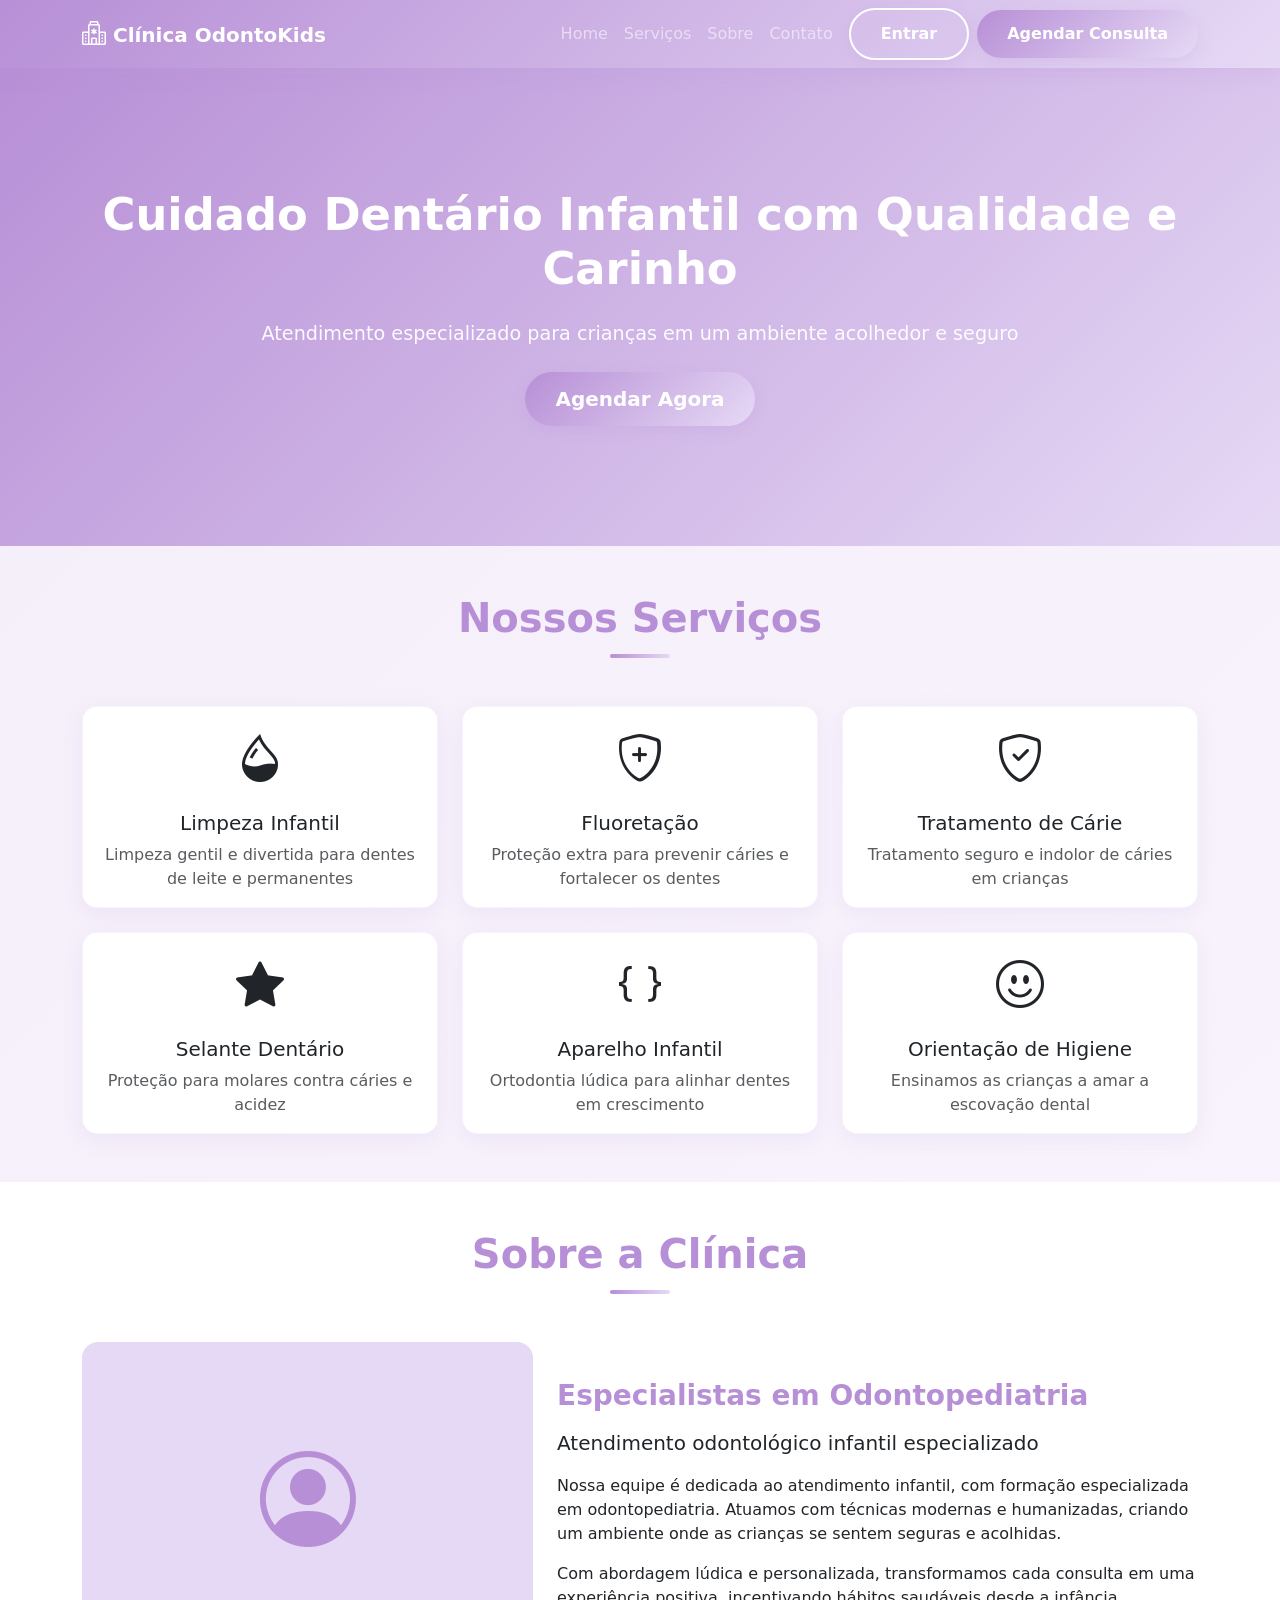
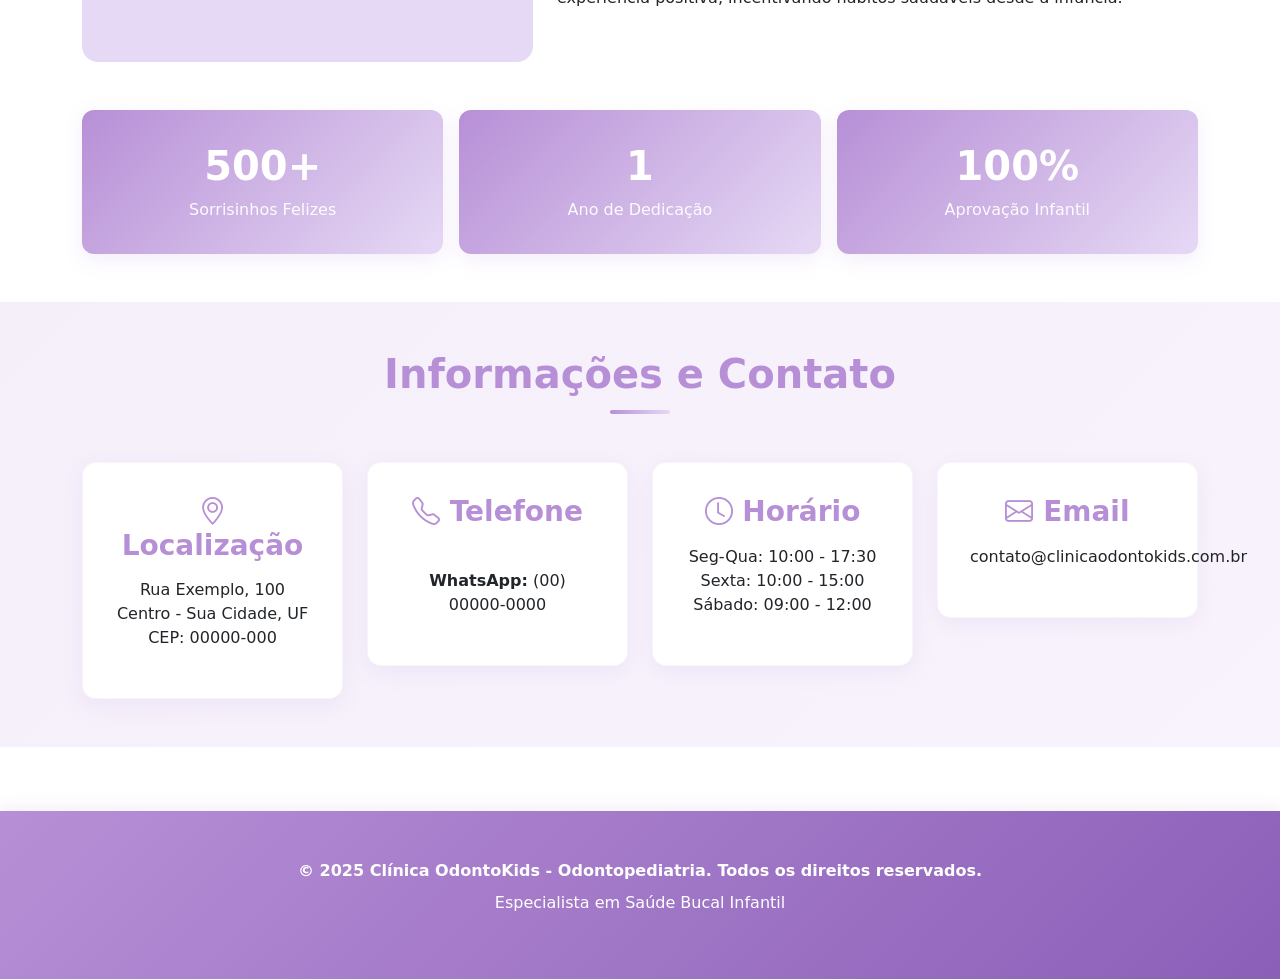
<file: index.html>
<!DOCTYPE html>
<html lang="pt-br">
<head>
    <meta charset="UTF-8">
    <meta name="viewport" content="width=device-width, initial-scale=1.0">
    <title>Clínica Odontopediátrica - Saúde Bucal Infantil</title>

    <!-- Bootstrap CSS -->
    <link href="https://cdn.jsdelivr.net/npm/bootstrap@5.3.0/dist/css/bootstrap.min.css" rel="stylesheet">
    <link rel="stylesheet" href="https://cdn.jsdelivr.net/npm/bootstrap-icons@1.11.0/font/bootstrap-icons.css">
    
    <style>
        :root {
            --primary-color: #B78FD6;
            --secondary-color: #E6D9F5;
            --accent-color: #D4B8E8;
        }
        
        .navbar-custom {
            background: linear-gradient(135deg, var(--primary-color) 0%, var(--secondary-color) 100%) !important;
            box-shadow: 0 4px 20px rgba(183, 143, 214, 0.2);
        }
        
        .hero-custom {
            background: linear-gradient(135deg, var(--primary-color) 0%, var(--secondary-color) 100%);
            color: white;
            padding: 120px 20px;
            text-align: center;
            box-shadow: 0 8px 25px rgba(183, 143, 214, 0.2);
        }
        
        .hero-custom h2 {
            font-size: 2.8rem;
            font-weight: 700;
            margin-bottom: 1.5rem;
        }

        .hero-custom p {
            font-size: 1.2rem;
            opacity: 0.95;
        }
        
        .card-custom {
            border: none;
            border-radius: 15px;
            box-shadow: 0 6px 20px rgba(183, 143, 214, 0.12);
            transition: all 0.3s ease;
            background: white;
            border: 1px solid rgba(183, 143, 214, 0.1);
        }
        
        .card-custom:hover {
            transform: translateY(-10px);
            box-shadow: 0 15px 40px rgba(183, 143, 214, 0.2);
        }
        
        .card-icon {
            font-size: 3rem;
            margin-bottom: 1rem;
            animation: bounce 2s infinite;
        }
        
        @keyframes bounce {
            0%, 100% { transform: translateY(0); }
            50% { transform: translateY(-10px); }
        }
        
        .section-title {
            font-size: 2.5rem;
            color: var(--primary-color);
            font-weight: 700;
            margin-bottom: 3rem;
            position: relative;
            padding-bottom: 1rem;
            text-align: center;
        }
        
        .section-title::after {
            content: '';
            position: absolute;
            bottom: 0;
            left: 50%;
            transform: translateX(-50%);
            width: 60px;
            height: 4px;
            background: linear-gradient(90deg, var(--primary-color), var(--secondary-color));
            border-radius: 2px;
        }
        
        .btn-custom {
            background: linear-gradient(135deg, var(--primary-color) 0%, var(--secondary-color) 100%);
            border: none;
            color: white;
            font-weight: 600;
            padding: 12px 30px;
            border-radius: 50px;
            transition: all 0.3s ease;
            box-shadow: 0 4px 15px rgba(183, 143, 214, 0.2);
        }
        
        .btn-custom:hover {
            transform: translateY(-2px);
            box-shadow: 0 8px 25px rgba(183, 143, 214, 0.35);
            color: white;
        }
        
        .info-box {
            background: white;
            padding: 2rem;
            border-radius: 14px;
            box-shadow: 0 6px 20px rgba(183, 143, 214, 0.12);
            text-align: center;
            transition: all 0.3s ease;
            border: 1px solid rgba(183, 143, 214, 0.1);
        }
        
        .info-box:hover {
            transform: translateY(-8px);
            box-shadow: 0 15px 40px rgba(183, 143, 214, 0.2);
        }
        
        .info-box h3 {
            color: var(--primary-color);
            margin-bottom: 1rem;
            font-weight: 700;
        }
        
        .stat-item {
            background: linear-gradient(135deg, var(--primary-color) 0%, var(--secondary-color) 100%);
            color: white;
            padding: 2rem 1.5rem;
            border-radius: 12px;
            text-align: center;
            box-shadow: 0 6px 20px rgba(183, 143, 214, 0.15);
        }
        
        .stat-item h4 {
            font-size: 2.5rem;
            margin-bottom: 0.5rem;
            font-weight: 700;
        }

        .stat-item p {
            font-size: 1rem;
            opacity: 0.95;
        }
        
        .footer-custom {
            background: linear-gradient(135deg, var(--primary-color) 0%, #8B5FB8 100%);
            color: white;
            padding: 3rem 2rem;
            margin-top: 4rem;
            box-shadow: 0 -4px 15px rgba(183, 143, 214, 0.15);
        }
        
        .section-bg-light {
            background: linear-gradient(135deg, #F5EFFA 0%, #F8F3FC 100%);
        }

        /* Estilos do Formulário */
        .form-control, .form-select {
            border: 2px solid #E8E0F0;
            border-radius: 10px;
            padding: 12px 16px;
            transition: all 0.3s ease;
            font-size: 1rem;
            background: #FAFBFD;
        }

        .form-control:focus, .form-select:focus {
            border-color: var(--primary-color);
background: white;
            box-shadow: 0 0 0 4px rgba(183, 143, 214, 0.1);
        }

        .form-label {
            color: #2D3436;
            margin-bottom: 0.8rem;
            font-size: 0.95rem;
            font-weight: 600;
        }

        .form-check-input:checked {
            background-color: var(--primary-color);
            border-color: var(--primary-color);
        }

        .form-check-input:focus {
            border-color: var(--primary-color);
            box-shadow: 0 0 0 0.25rem rgba(183, 143, 214, 0.25);
        }

    </style>
</head>
<body>
    <!-- NAVBAR -->
    <nav class="navbar navbar-expand-lg navbar-dark navbar-custom sticky-top">
        <div class="container">
            <a class="navbar-brand fw-bold" href="#home">
                <i class="bi bi-hospital" style="font-size: 1.5rem;"></i> Clínica OdontoKids
            </a>
            <button class="navbar-toggler" type="button" data-bs-toggle="collapse" data-bs-target="#navbarNav" aria-controls="navbarNav" aria-expanded="false" aria-label="Toggle navigation">
                <span class="navbar-toggler-icon"></span>
            </button>
            <div class="collapse navbar-collapse" id="navbarNav">
                <ul class="navbar-nav ms-auto">
                    <li class="nav-item">
                        <a class="nav-link" href="#home">Home</a>
                    </li>
                    <li class="nav-item">
                        <a class="nav-link" href="#servicos">Serviços</a>
                    </li>
                    <li class="nav-item">
                        <a class="nav-link" href="#sobre">Sobre</a>
                    </li>
                    <li class="nav-item">
                        <a class="nav-link" href="index.html#contato">Contato</a>
                    </li>
                </ul>
                <a href="pages/auth.html" class="btn btn-custom ms-2" style="background: transparent; border: 2px solid white;">Entrar</a>
                <a href="pages/agendamentos.html" class="btn btn-custom ms-2">Agendar Consulta</a>
            </div>
        </div>
    </nav>

    <!-- HERO SECTION -->
    <section id="home" class="hero-custom">
        <div class="container">
            <h2>Cuidado Dentário Infantil com Qualidade e Carinho</h2>
            <p class="lead mb-4">Atendimento especializado para crianças em um ambiente acolhedor e seguro</p>
            <a href="pages/agendamentos.html" class="btn btn-custom btn-lg">Agendar Agora</a>
        </div>
    </section>

    <!-- SERVIÇOS -->
    <section id="servicos" class="py-5 section-bg-light">
        <div class="container">
            <h2 class="section-title">Nossos Serviços</h2>
            <div class="row g-4">
                <div class="col-md-6 col-lg-4">
                    <div class="card card-custom h-100">
                        <div class="card-body text-center">
                            <div class="card-icon"><i class="bi bi-droplet-half"></i></div>
                            <h5 class="card-title text-dark">Limpeza Infantil</h5>
                            <p class="card-text text-muted">Limpeza gentil e divertida para dentes de leite e permanentes</p>
                        </div>
                    </div>
                </div>

                <div class="col-md-6 col-lg-4">
                    <div class="card card-custom h-100">
                        <div class="card-body text-center">
                            <div class="card-icon"><i class="bi bi-shield-plus"></i></div>
                            <h5 class="card-title text-dark">Fluoretação</h5>
                            <p class="card-text text-muted">Proteção extra para prevenir cáries e fortalecer os dentes</p>
                        </div>
                    </div>
                </div>

                <div class="col-md-6 col-lg-4">
                    <div class="card card-custom h-100">
                        <div class="card-body text-center">
                            <div class="card-icon"><i class="bi bi-shield-check"></i></div>
                            <h5 class="card-title text-dark">Tratamento de Cárie</h5>
                            <p class="card-text text-muted">Tratamento seguro e indolor de cáries em crianças</p>
                        </div>
                    </div>
                </div>

                <div class="col-md-6 col-lg-4">
                    <div class="card card-custom h-100">
                        <div class="card-body text-center">
                            <div class="card-icon"><i class="bi bi-star-fill"></i></div>
                            <h5 class="card-title text-dark">Selante Dentário</h5>
                            <p class="card-text text-muted">Proteção para molares contra cáries e acidez</p>
                        </div>
                    </div>
                </div>

                <div class="col-md-6 col-lg-4">
                    <div class="card card-custom h-100">
                        <div class="card-body text-center">
                            <div class="card-icon"><i class="bi bi-braces"></i></div>
                            <h5 class="card-title text-dark">Aparelho Infantil</h5>
                            <p class="card-text text-muted">Ortodontia lúdica para alinhar dentes em crescimento</p>
                        </div>
                    </div>
                </div>

                <div class="col-md-6 col-lg-4">
                    <div class="card card-custom h-100">
                        <div class="card-body text-center">
                            <div class="card-icon"><i class="bi bi-emoji-smile"></i></div>
                            <h5 class="card-title text-dark">Orientação de Higiene</h5>
                            <p class="card-text text-muted">Ensinamos as crianças a amar a escovação dental</p>
                        </div>
                    </div>
                </div>
            </div>
        </div>
    </section>

    <!-- SOBRE -->
    <section id="sobre" class="py-5 bg-white">
        <div class="container">
            <h2 class="section-title">Sobre a Clínica</h2>
            <div class="row align-items-center">
                <div class="col-lg-5 mb-4 mb-lg-0">
                    <div style="width:100%;height:320px;background:#E6D9F5;border-radius:16px;display:flex;align-items:center;justify-content:center;"><i class="bi bi-person-circle" style="font-size:6rem;color:#B78FD6;"></i></div>
                </div>
                <div class="col-lg-7">
                    <h3 style="color: var(--primary-color); font-weight: 700;">Especialistas em Odontopediatria</h3>
                    <p class="lead mt-3"><strong>Atendimento odontológico infantil especializado</strong></p>
                    <p>Nossa equipe é dedicada ao atendimento infantil, com formação especializada em odontopediatria. Atuamos com técnicas modernas e humanizadas, criando um ambiente onde as crianças se sentem seguras e acolhidas.</p>
                    <p>Com abordagem lúdica e personalizada, transformamos cada consulta em uma experiência positiva, incentivando hábitos saudáveis desde a infância.</p>
                </div>
            </div>
            <div class="row align-items-center mt-5">
                <div class="col-lg-12">
                    <div class="row g-3">
                        <div class="col-md-4">
                            <div class="stat-item">
                                <h4>500+</h4>
                                <p class="mb-0">Sorrisinhos Felizes</p>
                            </div>
                        </div>
                        <div class="col-md-4">
                            <div class="stat-item">
                                <h4>1</h4>
                                <p class="mb-0">Ano de Dedicação</p>
                            </div>
                        </div>
                        <div class="col-md-4">
                            <div class="stat-item">
                                <h4>100%</h4>
                                <p class="mb-0">Aprovação Infantil</p>
                            </div>
                        </div>
                    </div>
                </div>
            </div>
        </div>
    </section>

    <!-- CONTATO -->
    <section id="contato" class="py-5 section-bg-light">
        <div class="container">
            <h2 class="section-title">Informações e Contato</h2>
            <div class="row g-4">
                <div class="col-md-6 col-lg-3">
                    <div class="info-box">
                        <h3><i class="bi bi-geo-alt"></i> Localização</h3>
                        <p>Rua Exemplo, 100<br>Centro - Sua Cidade, UF<br>CEP: 00000-000</p>
                    </div>
                </div>

                <div class="col-md-6 col-lg-3">
                    <div class="info-box">
                        <h3><i class="bi bi-telephone"></i> Telefone</h3>
                        <p><br><strong>WhatsApp:</strong> (00) 00000-0000</p>
                    </div>
                </div>

                <div class="col-md-6 col-lg-3">
                    <div class="info-box">
                        <h3><i class="bi bi-clock"></i> Horário</h3>
                        <p>Seg-Qua: 10:00 - 17:30<br>Sexta: 10:00 - 15:00<br>Sábado: 09:00 - 12:00</p>
                    </div>
                </div>

                <div class="col-md-6 col-lg-3">
                    <div class="info-box">
                        <h3><i class="bi bi-envelope"></i> Email</h3>
                        <p>contato@clinicaodontokids.com.br<br></p>
                    </div>
                </div>
            </div>
        </div>
    </section>

    <!-- FOOTER -->
    <footer class="footer-custom text-center">
        <div class="container">
            <p class="mb-2"><strong>&copy; 2025 Clínica OdontoKids - Odontopediatria. Todos os direitos reservados.</strong></p>
            <p>Especialista em Saúde Bucal Infantil</p>
        </div>
    </footer>

    <!-- Bootstrap JS -->
    <script src="https://cdn.jsdelivr.net/npm/bootstrap@5.3.0/dist/js/bootstrap.bundle.min.js"></script>
</body>
</html>
</file>
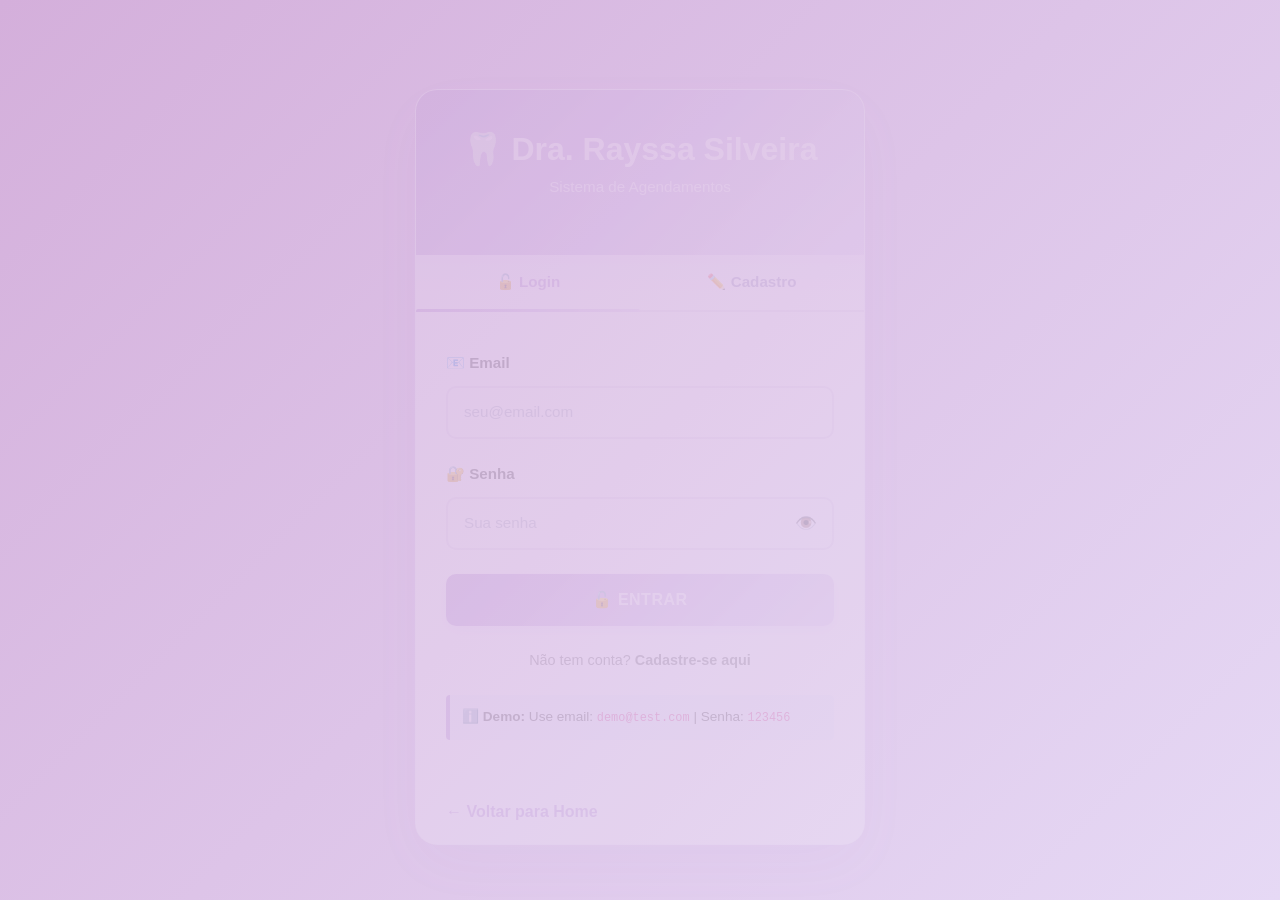
<file: admin_dashboard.html>
<!DOCTYPE html>
<html lang="pt-br">
<head>
    <meta charset="UTF-8">
    <meta name="viewport" content="width=device-width, initial-scale=1.0">
    <title>Admin Dashboard - Dra. Rayssa Silveira</title>

    <!-- Bootstrap CSS -->
    <link href="https://cdn.jsdelivr.net/npm/bootstrap@5.3.0/dist/css/bootstrap.min.css" rel="stylesheet">

    <style>
        :root {
            --primary-color: #B78FD6;
            --secondary-color: #E6D9F5;
            --accent-color: #D4B8E8;
            --danger-color: #E8635B;
            --success-color: #6BBE66;
            --warning-color: #F5C563;
        }

        body {
            background: linear-gradient(135deg, #F5EFFA 0%, #F8F3FC 100%);
            font-family: 'Segoe UI', Tahoma, Geneva, Verdana, sans-serif;
        }

        .navbar-custom {
            background: linear-gradient(135deg, var(--primary-color) 0%, var(--secondary-color) 100%) !important;
            box-shadow: 0 4px 20px rgba(183, 143, 214, 0.2);
        }

        .dashboard-header {
            background: linear-gradient(135deg, var(--primary-color) 0%, var(--secondary-color) 100%);
            color: white;
            padding: 45px 25px;
            margin-bottom: 35px;
            border-radius: 15px;
            box-shadow: 0 8px 25px rgba(183, 143, 214, 0.2);
        }

        .dashboard-header h2 {
            font-size: 2rem;
            margin-bottom: 0.5rem;
            font-weight: 700;
        }

        .card-custom {
            border: none;
            border-radius: 14px;
            box-shadow: 0 6px 20px rgba(183, 143, 214, 0.12);
            margin-bottom: 25px;
            background: white;
            border: 1px solid rgba(183, 143, 214, 0.1);
            transition: all 0.3s ease;
        }

        .card-custom:hover {
            box-shadow: 0 12px 35px rgba(183, 143, 214, 0.18);
        }

        .btn-custom {
            background: linear-gradient(135deg, var(--primary-color) 0%, var(--secondary-color) 100%);
            border: none;
            color: white;
            font-weight: 600;
            padding: 11px 22px;
            border-radius: 50px;
            transition: all 0.3s ease;
            box-shadow: 0 4px 15px rgba(183, 143, 214, 0.2);
        }

        .btn-custom:hover {
            transform: translateY(-2px);
            box-shadow: 0 8px 25px rgba(183, 143, 214, 0.35);
            color: white;
        }

        .status-badge {
            display: inline-block;
            padding: 6px 14px;
            border-radius: 20px;
            font-size: 0.85rem;
            font-weight: 600;
            transition: all 0.3s ease;
        }

        .status-pendente {
            background: linear-gradient(135deg, var(--warning-color) 0%, #F5A962 100%);
            color: #C65400;
        }

        .status-confirmado {
            background: linear-gradient(135deg, var(--success-color) 0%, #7BC76E 100%);
            color: white;
        }

        .status-cancelado {
            background: linear-gradient(135deg, var(--danger-color) 0%, #D85350 100%);
            color: white;
        }

        .table-responsive {
            border-radius: 12px;
            overflow: hidden;
        }

        .table thead th {
            background-color: var(--primary-color);
            color: white;
            border: none;
            font-weight: 600;
        }

        .table tbody tr:hover {
            background-color: #f1f3f4;
        }

        .filter-section {
            background: white;
            padding: 20px;
            border-radius: 12px;
            margin-bottom: 20px;
            box-shadow: 0 2px 10px rgba(0, 0, 0, 0.05);
        }

        .stats-card {
            text-align: center;
            padding: 20px;
        }

        .stats-number {
            font-size: 2rem;
            font-weight: 700;
            color: var(--primary-color);
        }

        .stats-label {
            color: #666;
            font-size: 0.9rem;
        }

        .loading {
            text-align: center;
            padding: 50px;
        }

        .error-message {
            background-color: #f8d7da;
            color: #721c24;
            padding: 15px;
            border-radius: 8px;
            margin-bottom: 20px;
        }
    </style>
</head>
<body>
    <!-- NAVBAR -->
    <nav class="navbar navbar-expand-lg navbar-dark navbar-custom sticky-top">
        <div class="container">
            <a class="navbar-brand fw-bold" href="index.html">
                <span style="font-size: 1.5rem;">🦷</span> Admin - Dra. Rayssa Silveira
            </a>
            <button class="navbar-toggler" type="button" data-bs-toggle="collapse" data-bs-target="#navbarNav" aria-controls="navbarNav" aria-expanded="false" aria-label="Toggle navigation">
                <span class="navbar-toggler-icon"></span>
            </button>
            <div class="collapse navbar-collapse" id="navbarNav">
                <ul class="navbar-nav ms-auto">
                    <li class="nav-item">
                        <a class="nav-link" href="admin_dashboard.html">Dashboard</a>
                    </li>
                    <li class="nav-item">
                        <a class="nav-link" href="index.html">Site</a>
                    </li>
                    <li class="nav-item">
                        <a class="nav-link" id="logoutBtn" href="#">Sair</a>
                    </li>
                </ul>
            </div>
        </div>
    </nav>

    <!-- DASHBOARD HEADER -->
    <div class="dashboard-header">
        <div class="container">
            <h1>🛠️ Painel Administrativo</h1>
            <p>Gerencie todos os agendamentos da clínica</p>
        </div>
    </div>

    <!-- MAIN CONTENT -->
    <div class="container">
        <!-- STATS CARDS -->
        <div class="row mb-4" id="statsContainer">
            <div class="col-md-3">
                <div class="card card-custom stats-card">
                    <div class="stats-number" id="totalAgendamentos">0</div>
                    <div class="stats-label">Total de Agendamentos</div>
                </div>
            </div>
            <div class="col-md-3">
                <div class="card card-custom stats-card">
                    <div class="stats-number text-warning" id="pendentes">0</div>
                    <div class="stats-label">Pendentes</div>
                </div>
            </div>
            <div class="col-md-3">
                <div class="card card-custom stats-card">
                    <div class="stats-number text-success" id="confirmados">0</div>
                    <div class="stats-label">Confirmados</div>
                </div>
            </div>
            <div class="col-md-3">
                <div class="card card-custom stats-card">
                    <div class="stats-number text-danger" id="cancelados">0</div>
                    <div class="stats-label">Cancelados</div>
                </div>
            </div>
        </div>

        <!-- FILTERS -->
        <div class="filter-section">
            <h5>🔍 Filtros</h5>
            <div class="row">
                <div class="col-md-3">
                    <label for="filtroData" class="form-label">Data</label>
                    <input type="date" class="form-control" id="filtroData">
                </div>
                <div class="col-md-3">
                    <label for="filtroServico" class="form-label">Serviço</label>
                    <select class="form-select" id="filtroServico">
                        <option value="">Todos</option>
                    </select>
                </div>
                <div class="col-md-3">
                    <label for="filtroStatus" class="form-label">Status</label>
                    <select class="form-select" id="filtroStatus">
                        <option value="">Todos</option>
                        <option value="pendente">Pendente</option>
                        <option value="confirmado">Confirmado</option>
                        <option value="cancelado">Cancelado</option>
                    </select>
                </div>
                <div class="col-md-3 d-flex align-items-end">
                    <button class="btn btn-custom me-2" id="aplicarFiltros">Aplicar Filtros</button>
                    <button class="btn btn-outline-secondary" id="limparFiltros">Limpar</button>
                </div>
            </div>
        </div>

        <!-- AGENDAMENTOS TABLE -->
        <div class="card card-custom">
            <div class="card-header">
                <h5 class="mb-0">📅 Todos os Agendamentos</h5>
            </div>
            <div class="card-body">
                <div id="loading" class="loading">
                    <div class="spinner-border text-primary" role="status">
                        <span class="visually-hidden">Carregando...</span>
                    </div>
                    <p>Carregando agendamentos...</p>
                </div>

                <div id="errorContainer" class="error-message" style="display: none;"></div>

                <div class="table-responsive" id="tableContainer" style="display: none;">
                    <table class="table table-hover" id="agendamentosTable">
                        <thead>
                            <tr>
                                <th>Data/Hora</th>
                                <th>Criança</th>
                                <th>Idade</th>
                                <th>Serviço</th>
                                <th>Responsável</th>
                                <th>Contato</th>
                                <th>Status</th>
                                <th>Ações</th>
                            </tr>
                        </thead>
                        <tbody id="agendamentosBody">
                            <!-- Dados serão inseridos aqui -->
                        </tbody>
                    </table>
                </div>

                <div id="noResults" class="text-center py-5" style="display: none;">
                    <h5>Nenhum agendamento encontrado</h5>
                    <p>Não há agendamentos que correspondam aos filtros aplicados.</p>
                </div>
            </div>
        </div>
    </div>

    <!-- MODAL PARA DETALHES -->
    <div class="modal fade" id="detalhesModal" tabindex="-1">
        <div class="modal-dialog modal-lg">
            <div class="modal-content">
                <div class="modal-header">
                    <h5 class="modal-title">Detalhes do Agendamento</h5>
                    <button type="button" class="btn-close" data-bs-dismiss="modal"></button>
                </div>
                <div class="modal-body" id="detalhesContent">
                    <!-- Conteúdo será inserido aqui -->
                </div>
                <div class="modal-footer">
                    <button type="button" class="btn btn-secondary" data-bs-dismiss="modal">Fechar</button>
                    <button type="button" class="btn btn-success" id="confirmarBtn">Confirmar</button>
                    <button type="button" class="btn btn-danger" id="cancelarBtn">Cancelar</button>
                </div>
            </div>
        </div>
    </div>

    <!-- Bootstrap JS -->
    <script src="https://cdn.jsdelivr.net/npm/bootstrap@5.3.0/dist/js/bootstrap.min.js"></script>

    <script>
        let todosAgendamentos = [];
        let agendamentoAtual = null;

        // Verificar autenticação e se é admin
        async function verificarAdmin() {
            try {
                const response = await fetch('verificar_autenticacao.php');
                const data = await response.json();

                if (!data.autenticado) {
                    window.location.href = 'auth.html';
                    return false;
                }

                if (!data.is_admin) {
                    alert('Acesso negado. Apenas administradores podem acessar esta página.');
                    window.location.href = 'index.html';
                    return false;
                }

                return true;
            } catch (error) {
                console.error('Erro ao verificar autenticação:', error);
                window.location.href = 'auth.html';
                return false;
            }
        }

        // Carregar agendamentos
        async function carregarAgendamentos() {
            try {
                document.getElementById('loading').style.display = 'block';
                document.getElementById('tableContainer').style.display = 'none';
                document.getElementById('errorContainer').style.display = 'none';

                const response = await fetch('admin_agendamentos.php');
                const data = await response.json();

                console.log('Dados recebidos do servidor:', data);

                if (data.sucesso || (data.agendamentos && Array.isArray(data.agendamentos))) {
                    todosAgendamentos = data.agendamentos || [];
                    atualizarEstatisticas(todosAgendamentos);
                    preencherFiltros(data.servicos || []);
                    renderizarTabela(todosAgendamentos);
                } else {
                    mostrarErro(data.erro || 'Erro ao carregar agendamentos');
                }
            } catch (error) {
                console.error('Erro ao carregar agendamentos:', error);
                mostrarErro('Erro ao conectar com o servidor: ' + error.message);
            } finally {
                document.getElementById('loading').style.display = 'none';
            }
        }

        // Atualizar estatísticas
        function atualizarEstatisticas(agendamentos) {
            const total = agendamentos.length;
            const pendentes = agendamentos.filter(a => (a.status || 'pendente') === 'pendente').length;
            const confirmados = agendamentos.filter(a => a.status === 'confirmado').length;
            const cancelados = agendamentos.filter(a => a.status === 'cancelado').length;

            document.getElementById('totalAgendamentos').textContent = total;
            document.getElementById('pendentes').textContent = pendentes;
            document.getElementById('confirmados').textContent = confirmados;
            document.getElementById('cancelados').textContent = cancelados;
        }

        // Preencher filtros
        function preencherFiltros(servicos) {
            const select = document.getElementById('filtroServico');
            select.innerHTML = '<option value="">Todos</option>';

            servicos.forEach(servico => {
                const option = document.createElement('option');
                option.value = servico;
                option.textContent = servico.charAt(0).toUpperCase() + servico.slice(1);
                select.appendChild(option);
            });
        }

        // Renderizar tabela
        function renderizarTabela(agendamentos) {
            const tbody = document.getElementById('agendamentosBody');
            tbody.innerHTML = '';

            console.log('Renderizando tabela com', agendamentos?.length || 0, 'agendamentos');

            if (!agendamentos || agendamentos.length === 0) {
                console.log('Nenhum agendamento para renderizar');
                document.getElementById('tableContainer').style.display = 'none';
                document.getElementById('noResults').style.display = 'block';
                return;
            }

            document.getElementById('noResults').style.display = 'none';
            document.getElementById('tableContainer').style.display = 'block';

            try {
                agendamentos.forEach(agendamento => {
                    const tr = document.createElement('tr');

                    // Validar dados do agendamento
                    if (!agendamento) {
                        console.warn('Agendamento inválido:', agendamento);
                        return;
                    }

                    const status = agendamento.status || 'pendente';
                    const statusClass = `status-${status}`;

                    // Garantir que as datas estão formatadas
                    const dataFormatada = agendamento.dataAgendada ? formatarData(agendamento.dataAgendada) : 'Data inválida';
                    const horaAgendada = agendamento.horaAgendada || 'Hora não definida';
                    const nomeCrianca = agendamento.nomeCrianca || 'Sem nome';
                    const idade = agendamento.idade || '0';
                    const servico = agendamento.servico || 'Serviço não definido';
                    const nomeResponsavel = agendamento.nome || 'Sem nome';
                    const email = agendamento.email || 'Sem email';
                    const telefone = agendamento.telefone || 'Sem telefone';
                    const idAgendamento = agendamento.id || 'sem-id';

                    tr.innerHTML = `
                        <td>
                            <strong>${dataFormatada}</strong><br>
                            <small class="text-muted">${horaAgendada}</small>
                        </td>
                        <td>
                            <strong>${nomeCrianca}</strong><br>
                            <small class="text-muted">${idade} anos</small>
                        </td>
                        <td>${idade}</td>
                        <td>${servico.charAt(0).toUpperCase() + servico.slice(1)}</td>
                        <td>
                            <strong>${nomeResponsavel}</strong><br>
                            <small class="text-muted">${email}</small>
                        </td>
                        <td>${telefone}</td>
                        <td>
                            <span class="status-badge ${statusClass}">${status.charAt(0).toUpperCase() + status.slice(1)}</span>
                        </td>
                        <td>
                            <button class="btn btn-sm btn-outline-primary me-1" onclick="verDetalhes('${idAgendamento}')">
                                👁️ Ver
                            </button>
                            <button class="btn btn-sm btn-success me-1" onclick="alterarStatus('${idAgendamento}', 'confirmado')" ${status === 'confirmado' ? 'disabled' : ''}>
                                ✓ Confirmar
                            </button>
                            <button class="btn btn-sm btn-danger" onclick="alterarStatus('${idAgendamento}', 'cancelado')" ${status === 'cancelado' ? 'disabled' : ''}>
                                ✗ Cancelar
                            </button>
                        </td>
                    `;

                    tbody.appendChild(tr);
                });

                console.log('Tabela renderizada com sucesso');
            } catch (error) {
                console.error('Erro ao renderizar tabela:', error);
                mostrarErro('Erro ao renderizar tabela: ' + error.message);
            }
        }

        // Formatar data
        function formatarData(data) {
            const d = new Date(data + 'T00:00:00');
            return d.toLocaleDateString('pt-BR');
        }

        // Ver detalhes
        function verDetalhes(id) {
            console.log('Buscando detalhes do agendamento:', id);
            
            const agendamento = todosAgendamentos.find(a => a.id == id);
            
            console.log('Agendamento encontrado:', agendamento);

            if (!agendamento) {
                alert('Agendamento não encontrado');
                return;
            }

            agendamentoAtual = agendamento;

            const content = document.getElementById('detalhesContent');
            const status = agendamento.status || 'pendente';

            content.innerHTML = `
                <div class="row">
                    <div class="col-md-6">
                        <h6>📅 Data e Hora</h6>
                        <p>${formatarData(agendamento.dataAgendada)} às ${agendamento.horaAgendada}</p>

                        <h6>👶 Dados da Criança</h6>
                        <p><strong>Nome:</strong> ${agendamento.nomeCrianca}</p>
                        <p><strong>Idade:</strong> ${agendamento.idade} anos</p>

                        <h6>🦷 Serviço</h6>
                        <p>${agendamento.servico.charAt(0).toUpperCase() + agendamento.servico.slice(1)}</p>
                    </div>
                    <div class="col-md-6">
                        <h6>👨‍👩‍👧 Responsável</h6>
                        <p><strong>Nome:</strong> ${agendamento.nome}</p>
                        <p><strong>Email:</strong> ${agendamento.email}</p>
                        <p><strong>Telefone:</strong> ${agendamento.telefone}</p>

                        <h6>📝 Status</h6>
                        <p><span class="status-badge status-${status}">${status.charAt(0).toUpperCase() + status.slice(1)}</span></p>

                        ${agendamento.observacoes ? `
                        <h6>💬 Observações</h6>
                        <p>${agendamento.observacoes}</p>
                        ` : ''}
                    </div>
                </div>
            `;

            // Atualizar botões do modal
            document.getElementById('confirmarBtn').style.display = status === 'confirmado' ? 'none' : 'inline-block';
            document.getElementById('cancelarBtn').style.display = status === 'cancelado' ? 'none' : 'inline-block';

            new bootstrap.Modal(document.getElementById('detalhesModal')).show();
        }

        // Alterar status
        async function alterarStatus(id, novoStatus) {
            if (!confirm(`Tem certeza que deseja ${novoStatus === 'confirmado' ? 'confirmar' : 'cancelar'} este agendamento?`)) {
                return;
            }

            try {
                const response = await fetch('alterar_status_agendamento.php', {
                    method: 'POST',
                    headers: {
                        'Content-Type': 'application/json'
                    },
                    body: JSON.stringify({
                        id: id,
                        status: novoStatus
                    })
                });

                const data = await response.json();

                if (data.sucesso) {
                    // Recarregar agendamentos
                    await carregarAgendamentos();
                    alert(`Agendamento ${novoStatus === 'confirmado' ? 'confirmado' : 'cancelado'} com sucesso!`);
                } else {
                    alert('Erro: ' + data.erro);
                }
            } catch (error) {
                console.error('Erro:', error);
                alert('Erro ao alterar status do agendamento');
            }
        }

        // Aplicar filtros
        function aplicarFiltros() {
            const data = document.getElementById('filtroData').value;
            const servico = document.getElementById('filtroServico').value;
            const status = document.getElementById('filtroStatus').value;

            let filtrados = todosAgendamentos;

            if (data) {
                filtrados = filtrados.filter(a => a.dataAgendada === data);
            }

            if (servico) {
                filtrados = filtrados.filter(a => a.servico.toLowerCase() === servico.toLowerCase());
            }

            if (status) {
                filtrados = filtrados.filter(a => (a.status || 'pendente') === status);
            }

            atualizarEstatisticas(filtrados);
            renderizarTabela(filtrados);
        }

        // Limpar filtros
        function limparFiltros() {
            document.getElementById('filtroData').value = '';
            document.getElementById('filtroServico').value = '';
            document.getElementById('filtroStatus').value = '';
            atualizarEstatisticas(todosAgendamentos);
            renderizarTabela(todosAgendamentos);
        }

        // Mostrar erro
        function mostrarErro(mensagem) {
            document.getElementById('errorContainer').textContent = mensagem;
            document.getElementById('errorContainer').style.display = 'block';
        }

        // Logout
        document.getElementById('logoutBtn').addEventListener('click', function(e) {
            e.preventDefault();
            if (confirm('Tem certeza que deseja sair?')) {
                fetch('processar_auth.php', {
                    method: 'POST',
                    headers: { 'Content-Type': 'application/json' },
                    body: JSON.stringify({ acao: 'logout' })
                }).then(() => {
                    window.location.href = 'index.html';
                });
            }
        });

        // Eventos dos botões do modal
        document.getElementById('confirmarBtn').addEventListener('click', function() {
            if (agendamentoAtual) {
                alterarStatus(agendamentoAtual.id, 'confirmado');
                bootstrap.Modal.getInstance(document.getElementById('detalhesModal')).hide();
            }
        });

        document.getElementById('cancelarBtn').addEventListener('click', function() {
            if (agendamentoAtual) {
                alterarStatus(agendamentoAtual.id, 'cancelado');
                bootstrap.Modal.getInstance(document.getElementById('detalhesModal')).hide();
            }
        });

        // Eventos dos filtros
        document.getElementById('aplicarFiltros').addEventListener('click', aplicarFiltros);
        document.getElementById('limparFiltros').addEventListener('click', limparFiltros);

        // Inicializar
        document.addEventListener('DOMContentLoaded', async function() {
            if (await verificarAdmin()) {
                await carregarAgendamentos();
            }
        });
    </script>
</body>
</html>
</file>
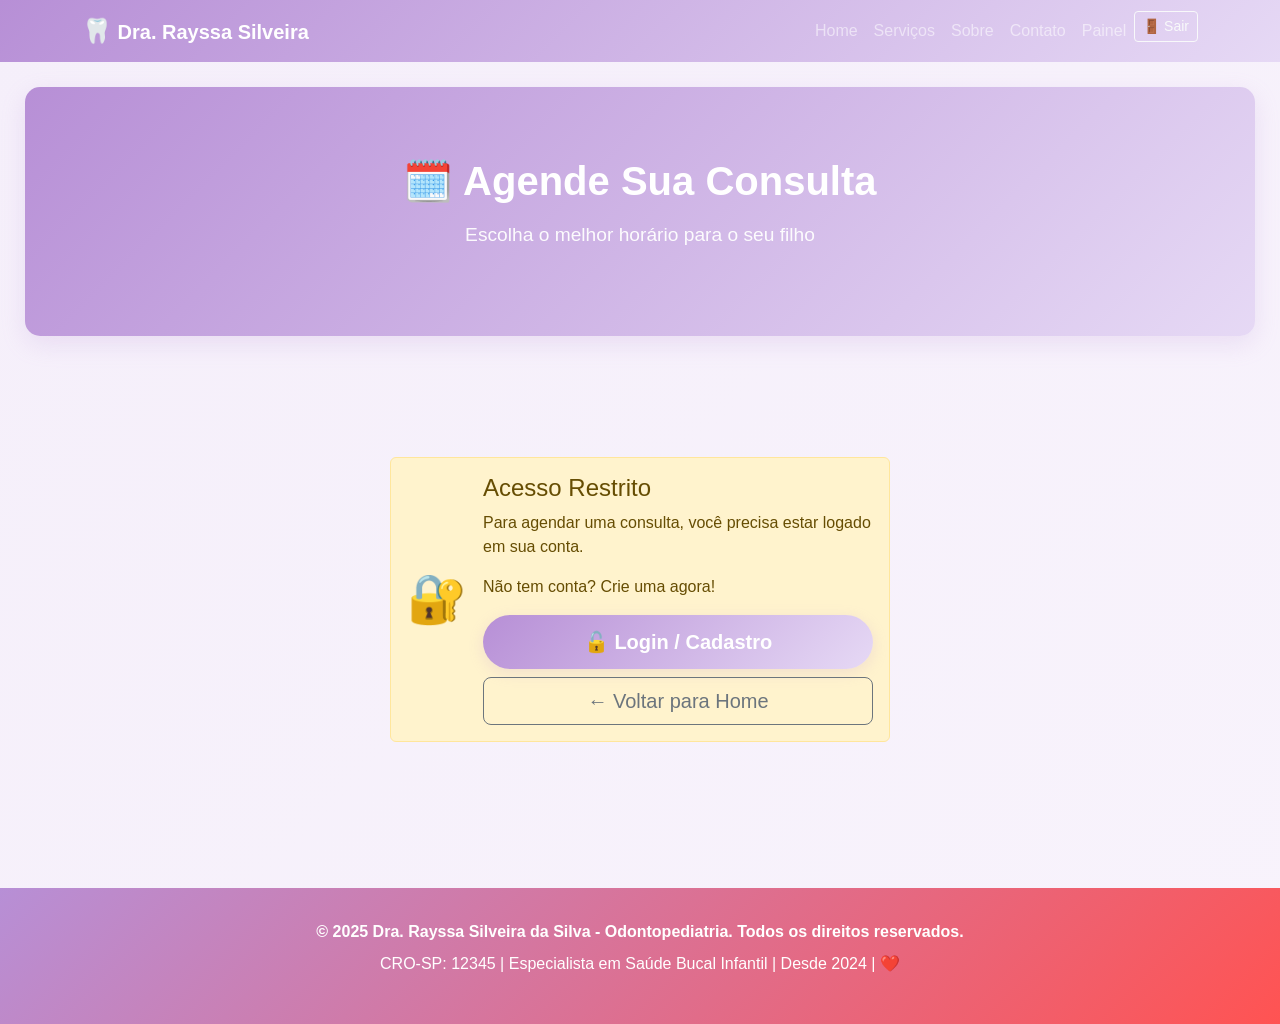
<file: agendamentos.html>
<!DOCTYPE html>
<html lang="pt-br">
<head>
    <meta charset="UTF-8">
    <meta name="viewport" content="width=device-width, initial-scale=1.0">
    <title>Agendar Consulta - Dra. Rayssa Silveira</title>
    
    <!-- Bootstrap CSS -->
    <link href="https://cdn.jsdelivr.net/npm/bootstrap@5.3.0/dist/css/bootstrap.min.css" rel="stylesheet">
    
    <style>
        :root {
            --primary-color: #B78FD6;
            --secondary-color: #E6D9F5;
            --accent-color: #D4B8E8;
        }
        
        .navbar-custom {
            background: linear-gradient(135deg, var(--primary-color) 0%, var(--secondary-color) 100%) !important;
        }
        
        .btn-custom {
            background: linear-gradient(135deg, var(--primary-color) 0%, var(--secondary-color) 100%);
            border: none;
            color: white;
            font-weight: 600;
            padding: 12px 30px;
            border-radius: 50px;
            transition: all 0.3s ease;
            box-shadow: 0 4px 15px rgba(183, 143, 214, 0.2);
        }
        
        .btn-custom:hover {
            transform: translateY(-2px);
            box-shadow: 0 8px 25px rgba(183, 143, 214, 0.35);
            color: white;
        }

        body {
            background: linear-gradient(135deg, #F5EFFA 0%, #F8F3FC 100%);
            font-family: 'Segoe UI', Tahoma, Geneva, Verdana, sans-serif;
        }

        .page-header {
            background: linear-gradient(135deg, var(--primary-color) 0%, var(--secondary-color) 100%);
            color: white;
            padding: 70px 25px;
            text-align: center;
            margin-bottom: 45px;
            border-radius: 15px;
            box-shadow: 0 8px 25px rgba(183, 143, 214, 0.2);
            margin: 25px;
        }

        .page-header h1 {
            font-size: 2.5rem;
            font-weight: 700;
            margin-bottom: 1rem;
        }

        .page-header p {
            font-size: 1.2rem;
            opacity: 0.95;
        }

        .card-custom {
            border: none;
            border-radius: 14px;
            box-shadow: 0 6px 20px rgba(183, 143, 214, 0.12);
            background: white;
            border: 1px solid rgba(183, 143, 214, 0.1);
            transition: all 0.3s ease;
        }

        .card-custom:hover {
            box-shadow: 0 12px 35px rgba(183, 143, 214, 0.18);
        }

        .form-control, .form-select {
            border: 2px solid #E8E0F0;
            border-radius: 10px;
            padding: 12px 16px;
            transition: all 0.3s ease;
            font-size: 1rem;
            background: #FAFBFD;
        }

        .form-control:focus, .form-select:focus {
            border-color: var(--primary-color);
            background: #FFFFFF;
            box-shadow: 0 0 0 4px rgba(183, 143, 214, 0.1);
        }

        .form-label {
            color: #2D3436;
            margin-bottom: 0.8rem;
            font-weight: 600;
            font-size: 0.95rem;
        }

        .form-check-input:checked {
            background-color: var(--primary-color);
            border-color: var(--primary-color);
        }

        .form-check-input:focus {
            border-color: var(--primary-color);
            box-shadow: 0 0 0 0.25rem rgba(255, 107, 157, 0.25);
        }

        .info-item {
            display: flex;
            align-items: center;
            margin-bottom: 1.5rem;
            padding: 1rem;
            background: white;
            border-radius: 8px;
            box-shadow: 0 2px 8px rgba(0,0,0,0.08);
        }

        .info-item-icon {
            font-size: 2rem;
            margin-right: 1rem;
            min-width: 50px;
            text-align: center;
        }

        .info-item-text h6 {
            color: var(--primary-color);
            font-weight: 700;
            margin-bottom: 0.3rem;
        }

        .info-item-text p {
            margin: 0;
            font-size: 0.9rem;
            color: #666;
        }

        .footer-custom {
            background: linear-gradient(135deg, var(--primary-color) 0%, #FF5352 100%);
            color: white;
            padding: 2rem;
            margin-top: 3rem;
            text-align: center;
        }

        .voltar-link {
            display: inline-block;
            margin-bottom: 2rem;
            color: var(--primary-color);
            text-decoration: none;
            font-weight: 600;
            transition: all 0.3s ease;
        }

        .voltar-link:hover {
            color: var(--secondary-color);
            transform: translateX(-5px);
        }
    </style>
</head>
<body>
    <!-- NAVBAR -->
    <nav class="navbar navbar-expand-lg navbar-dark navbar-custom sticky-top">
        <div class="container">
            <a class="navbar-brand fw-bold" href="index.html">
                <span style="font-size: 1.5rem;">🦷</span> Dra. Rayssa Silveira
            </a>
            <button class="navbar-toggler" type="button" data-bs-toggle="collapse" data-bs-target="#navbarNav" aria-controls="navbarNav" aria-expanded="false" aria-label="Toggle navigation">
                <span class="navbar-toggler-icon"></span>
            </button>
            <div class="collapse navbar-collapse" id="navbarNav">
                <ul class="navbar-nav ms-auto">
                    <li class="nav-item">
                        <a class="nav-link" href="index.html#home">Home</a>
                    </li>
                    <li class="nav-item">
                        <a class="nav-link" href="index.html#servicos">Serviços</a>
                    </li>
                    <li class="nav-item">
                        <a class="nav-link" href="index.html#sobre">Sobre</a>
                    </li>
                    <li class="nav-item">
                        <a class="nav-link" href="index.html#contato">Contato</a>
                    </li>
                    <li class="nav-item">
                        <a class="nav-link" href="dashboard.html">Painel</a>
                    </li>
                    <li class="nav-item">
                        <button class="btn btn-outline-light btn-sm" onclick="fazerLogout()">
                            🚪 Sair
                        </button>
                    </li>
                </ul>
            </div>
        </div>
    </nav>

    <!-- PAGE HEADER -->
    <div class="page-header">
        <div class="container">
            <h1>🗓️ Agende Sua Consulta</h1>
            <p>Escolha o melhor horário para o seu filho</p>
        </div>
    </div>

    <!-- MAIN CONTENT -->
    <div class="container py-5">
        <div class="row justify-content-center">
            <!-- FORMULÁRIO -->
            <div class="col-lg-8">
                <div class="card card-custom mb-5">
                    <div class="card-body p-5">
                        <h3 class="mb-4" style="color: var(--primary-color); font-weight: 700;">Preencha seus dados</h3>
                        
                        <form id="formularioAgendamento">
                            <!-- LINHA 1: Nome e Email -->
                            <div class="row">
                                <div class="col-md-6 mb-3">
                                    <label for="nome" class="form-label">Nome do Responsável *</label>
                                    <input type="text" class="form-control" id="nome" placeholder="Seu nome completo" required>
                                </div>
                                <div class="col-md-6 mb-3">
                                    <label for="email" class="form-label">Email *</label>
                                    <input type="email" class="form-control" id="email" placeholder="seu@email.com" required>
                                </div>
                            </div>

                            <!-- LINHA 2: Telefone -->
                            <div class="mb-3">
                                <label for="telefone" class="form-label">Telefone/WhatsApp *</label>
                                <input type="tel" class="form-control" id="telefone" placeholder="(64) 99973-4194" required>
                            </div>

                            <!-- LINHA 3: Nome e Idade da Criança -->
                            <div class="row">
                                <div class="col-md-6 mb-3">
                                    <label for="nomeCrianca" class="form-label">Nome da Criança *</label>
                                    <input type="text" class="form-control" id="nomeCrianca" placeholder="Nome da criança" required>
                                </div>
                                <div class="col-md-6 mb-3">
                                    <label for="idade" class="form-label">Idade da Criança *</label>
                                    <input type="number" class="form-control" id="idade" placeholder="Idade em anos" min="0" max="18" required>
                                </div>
                            </div>

                            <!-- LINHA 4: Serviço -->
                            <div class="mb-3">
                                <label for="servico" class="form-label">Serviço Desejado *</label>
                                <select class="form-select" id="servico" required>
                                    <option selected disabled>Selecione um serviço</option>
                                    <option value="limpeza">🪥 Limpeza Infantil</option>
                                    <option value="fluoretacao">🦷 Fluoretação</option>
                                    <option value="carie">🍬 Tratamento de Cárie</option>
                                    <option value="selante">🌟 Selante Dentário</option>
                                    <option value="aparelho">📎 Aparelho Infantil</option>
                                    <option value="higiene">🎉 Orientação de Higiene</option>
                                    <option value="avaliacao">🩺 Avaliação Inicial</option>
                                </select>
                            </div>

                            <!-- LINHA 5: Data e Hora -->
                            <div class="row">
                                <div class="col-md-6 mb-3">
                                    <label for="data" class="form-label">Data Preferida *</label>
                                    <input type="date" class="form-control" id="data" required>
                                </div>
                                <div class="col-md-6 mb-3">
                                    <label for="hora" class="form-label">Hora Preferida *</label>
                                    <select class="form-select" id="hora" required>
                                        <option selected disabled>Selecione um horário</option>
                                        <option value="10:00">10:00 AM</option>
                                        <option value="10:30">10:30 AM</option>
                                        <option value="11:00">11:00 AM</option>
                                        <option value="11:30">11:30 AM</option>
                                        <option value="14:00">14:00 (2:00 PM)</option>
                                        <option value="14:30">14:30 (2:30 PM)</option>
                                        <option value="15:00">15:00 (3:00 PM)</option>
                                        <option value="15:30">15:30 (3:30 PM)</option>
                                        <option value="16:00">16:00 (4:00 PM)</option>
                                        <option value="16:30">16:30 (4:30 PM)</option>
                                        <option value="17:00">17:00 (5:00 PM)</option>
                                    </select>
                                </div>
                            </div>

                            <!-- LINHA 6: Observações -->
                            <div class="mb-3">
                                <label for="observacoes" class="form-label">Observações (Opcional)</label>
                                <textarea class="form-control" id="observacoes" rows="3" placeholder="Alguma informação importante? Primeira vez? Algum medo?"></textarea>
                            </div>

                            <!-- LINHA 7: Checkbox -->
                            <div class="mb-4 form-check">
                                <input type="checkbox" class="form-check-input" id="termos" required>
                                <label class="form-check-label" for="termos">
                                    Concordo em receber confirmação por WhatsApp/Email
                                </label>
                            </div>

                            <!-- BOTÕES -->
                            <div class="d-grid gap-2 d-md-flex justify-content-md-between">
                                <button type="submit" class="btn btn-custom btn-lg">
                                    ✓ Confirmar Agendamento
                                </button>
                                <button type="reset" class="btn btn-outline-secondary btn-lg">
                                    🔄 Limpar Formulário
                                </button>
                            </div>

                            <!-- MENSAGEM DE SUCESSO -->
                            <div id="mensagemSucesso" class="alert alert-success mt-4" role="alert" style="display: none;">
                                <div class="d-flex align-items-center">
                                    <div style="font-size: 2rem; margin-right: 1rem;">✓</div>
                                    <div>
                                        <strong>Sucesso!</strong> Seu agendamento foi recebido! Entraremos em contato em breve para confirmar.
                                    </div>
                                </div>
                            </div>
                        </form>
                    </div>
                </div>

                <!-- INFORMAÇÕES IMPORTANTES -->
                <div class="card card-custom">
                    <div class="card-body p-4">
                        <h5 style="color: var(--primary-color); font-weight: 700; margin-bottom: 1.5rem;">📌 Informações Importantes</h5>
                        
                        <div class="info-item">
                            <div class="info-item-icon">⏱️</div>
                            <div class="info-item-text">
                                <h6>Duração da Consulta</h6>
                                <p>Primeira consulta dura em média 40-50 minutos</p>
                            </div>
                        </div>

                        <div class="info-item">
                            <div class="info-item-icon">📄</div>
                            <div class="info-item-text">
                                <h6>Documentos Necessários</h6>
                                <p>Trazer documento de identidade e comprovante de endereço</p>
                            </div>
                        </div>

                        <div class="info-item">
                            <div class="info-item-icon">🕙</div>
                            <div class="info-item-text">
                                <h6>Chegada Antecipada</h6>
                                <p>Chegar 10 minutos antes do horário agendado</p>
                            </div>
                        </div>

                        <div class="info-item">
                            <div class="info-item-icon">👥</div>
                            <div class="info-item-text">
                                <h6>Acompanhamento</h6>
                                <p>Responsável deve acompanhar a criança durante toda consulta</p>
                            </div>
                        </div>

                        <div class="info-item">
                            <div class="info-item-icon">📱</div>
                            <div class="info-item-text">
                                <h6>Dúvidas?</h6>
                                <p>Entre em contato: <strong>(64) 99973-4194</strong></p>
                            </div>
                        </div>
                    </div>
                </div>

                <!-- VOLTAR -->
                <div class="text-center mt-4">
                    <a href="index.html" class="voltar-link">← Voltar para Home</a>
                </div>
            </div>
        </div>
    </div>

    <!-- FOOTER -->
    <footer class="footer-custom">
        <div class="container">
            <p class="mb-2"><strong>&copy; 2025 Dra. Rayssa Silveira da Silva - Odontopediatria. Todos os direitos reservados.</strong></p>
            <p>CRO-SP: 12345 | Especialista em Saúde Bucal Infantil | Desde 2024 | ❤️</p>
        </div>
    </footer>

    <!-- Bootstrap JS -->
    <script src="https://cdn.jsdelivr.net/npm/bootstrap@5.3.0/dist/js/bootstrap.bundle.min.js"></script>
    
    <script>
        function formatarTelefone(evento) {
            let valor = evento.target.value.replace(/\D/g, '');
            if (valor.length > 11) valor = valor.slice(0, 11);
            if (valor.length > 7) {
                valor = `(${valor.slice(0, 2)}) ${valor.slice(2, 7)}-${valor.slice(7)}`;
            } else if (valor.length > 2) {
                valor = `(${valor.slice(0, 2)}) ${valor.slice(2)}`;
            } else if (valor.length > 0) {
                valor = `(${valor}`;
            }
            evento.target.value = valor;
        }

        // ===== VERIFICAR AUTENTICAÇÃO AO CARREGAR A PÁGINA =====
        async function verificarAutenticacao() {
            try {
                const response = await fetch('verificar_autenticacao.php');
                const data = await response.json();
                
                if (!data.autenticado) {
                    // Usuário não está logado
                    mostrarModalLogin();
                    return false;
                } else {
                    // Usuário está logado, pré-preencher formulário
                    preencherDadosUsuario(data.usuario);
                    return true;
                }
            } catch (error) {
                console.error('Erro ao verificar autenticação:', error);
                mostrarModalLogin();
                return false;
            }
        }

        // ===== PRÉ-PREENCHER DADOS DO USUÁRIO =====
        function preencherDadosUsuario(usuario) {
            document.getElementById('nome').value = usuario.nome;
            document.getElementById('email').value = usuario.email;
            
            // Desabilitar edição de email e nome do usuário logado
            document.getElementById('nome').readOnly = true;
            document.getElementById('email').readOnly = true;
            
            // Adicionar visual de campo desabilidado
            document.getElementById('nome').style.backgroundColor = '#f5f5f5';
            document.getElementById('email').style.backgroundColor = '#f5f5f5';
        }

        // ===== ADICIONAR FORMATAÇÃO DE TELEFONE AO CAMPO =====
        const campTelefone = document.getElementById('telefone');
        if (campTelefone) {
            campTelefone.addEventListener('input', formatarTelefone);
        }

        // ===== MOSTRAR MODAL DE LOGIN =====
        function mostrarModalLogin() {
            // Ocultar o formulário
            document.getElementById('formularioAgendamento').style.display = 'none';
            document.querySelector('.info-item').parentElement.style.display = 'none';
            
            // Criar e mostrar modal
            const modalHTML = `
                <div class="alert alert-warning mt-5" role="alert" style="max-width: 500px; margin: 50px auto;">
                    <div class="d-flex align-items-center">
                        <div style="font-size: 3rem; margin-right: 1rem;">🔐</div>
                        <div>
                            <h4 class="alert-heading">Acesso Restrito</h4>
                            <p class="mb-3">Para agendar uma consulta, você precisa estar logado em sua conta.</p>
                            <p class="mb-3">Não tem conta? Crie uma agora!</p>
                            <div class="d-grid gap-2">
                                <a href="auth.html?referrer=agendamentos" class="btn btn-custom btn-lg">
                                    🔓 Login / Cadastro
                                </a>
                                <a href="index.html" class="btn btn-outline-secondary btn-lg">
                                    ← Voltar para Home
                                </a>
                            </div>
                        </div>
                    </div>
                </div>
            `;
            
            const container = document.querySelector('.container.py-5');
            const row = container.querySelector('.row');
            row.innerHTML = modalHTML;
        }

        // ===== EXECUTAR VERIFICAÇÃO AO CARREGAR =====
        document.addEventListener('DOMContentLoaded', function() {
            verificarAutenticacao();
        });

        // ===== GERAR/OBTER CSRF TOKEN =====
        function obterCSRFToken() {
            let token = localStorage.getItem('csrf_token');
            if (!token) {
                token = 'dev_' + Math.random().toString(36).substr(2, 9);
                localStorage.setItem('csrf_token', token);
            }
            return token;
        }

        // Fazer a data mínima ser hoje
        const inputData = document.getElementById('data');
        const hoje = new Date().toISOString().split('T')[0];
        inputData.setAttribute('min', hoje);

        // ===== FORMULÁRIO DE AGENDAMENTO =====
        document.getElementById('formularioAgendamento').addEventListener('submit', function(e) {
            e.preventDefault();

            // Desabilitar botão de submit
            const btnSubmit = document.querySelector('button[type="submit"]');
            const btnText = btnSubmit.innerHTML;
            btnSubmit.disabled = true;
            btnSubmit.innerHTML = '⏳ Enviando...';

            // Coletar dados
            const dados = {
                nome: document.getElementById('nome').value.trim(),
                email: document.getElementById('email').value.trim(),
                telefone: document.getElementById('telefone').value.trim().replace(/\D/g, ''),
                nomeCrianca: document.getElementById('nomeCrianca').value.trim(),
                idade: document.getElementById('idade').value,
                servico: document.getElementById('servico').value.trim(),
                data: document.getElementById('data').value,
                hora: document.getElementById('hora').value,
                observacoes: document.getElementById('observacoes').value.trim(),
                csrf_token: obterCSRFToken()
            };

            // Validação no cliente
            if (!dados.nome || !dados.email || !dados.telefone || !dados.nomeCrianca || !dados.servico || !dados.data || !dados.hora) {
                mostrarErro('Por favor, preencha todos os campos obrigatórios!');
                btnSubmit.disabled = false;
                btnSubmit.innerHTML = btnText;
                return;
            }

            // Validação de email simples
            const regexEmail = /^[^\s@]+@[^\s@]+\.[^\s@]+$/;
            if (!regexEmail.test(dados.email)) {
                mostrarErro('Por favor, insira um email válido!');
                btnSubmit.disabled = false;
                btnSubmit.innerHTML = btnText;
                return;
            }

            // Enviar para servidor
            fetch('processar_agendamento.php', {
                method: 'POST',
                headers: {
                    'Content-Type': 'application/json',
                    'X-CSRF-Token': dados.csrf_token
                },
                body: JSON.stringify(dados)
            })
            .then(response => {
                // Se receber 401 (não autenticado), redirecionar para login
                if (response.status === 401) {
                    mostrarErro('Sua sessão expirou. Você será redirecionado para o login.');
                    setTimeout(() => {
                        window.location.href = 'auth.html';
                    }, 2000);
                    throw new Error('Não autenticado');
                }
                
                if (!response.ok) {
                    return response.json().then(data => {
                        throw new Error(data.erro || data.erros?.join(', ') || 'Erro ao processar agendamento');
                    });
                }
                return response.json();
            })
            .then(data => {
                if (data.sucesso) {
                    mostrarSucesso(data.mensagem, data.confirmacao);
                    document.getElementById('formularioAgendamento').reset();
                } else {
                    mostrarErro(data.erro || 'Erro ao processar agendamento');
                }
            })
            .catch(error => {
                console.error('Erro:', error);
                mostrarErro('Erro ao conectar com o servidor: ' + error.message);
            })
            .finally(() => {
                btnSubmit.disabled = false;
                btnSubmit.innerHTML = btnText;
            });
        });

        // ===== FUNÇÕES DE MENSAGEM =====
        function mostrarSucesso(mensagem, confirmacao) {
            const divMensagem = document.getElementById('mensagemSucesso');
            const form = document.getElementById('formularioAgendamento');
            
            // Remover classes de erro se houver
            form.classList.remove('is-invalid');
            
            // Atualizar conteúdo
            divMensagem.innerHTML = `
                <div class="d-flex align-items-center">
                    <div style="font-size: 2rem; margin-right: 1rem;">✓</div>
                    <div>
                        <strong>${mensagem}</strong><br>
                        <small>Consulta: <strong>${confirmacao.crianca}</strong> - ${confirmacao.data} às ${confirmacao.hora}</small>
                    </div>
                </div>
            `;
            divMensagem.className = 'alert alert-success mt-4';
            divMensagem.style.display = 'block';

            // Scroll para mensagem
            divMensagem.scrollIntoView({ behavior: 'smooth' });

            // Ocultar após 5 segundos
            setTimeout(() => {
                divMensagem.style.display = 'none';
            }, 5000);
        }

        function mostrarErro(mensagem) {
            const divMensagem = document.getElementById('mensagemSucesso');
            
            // Atualizar conteúdo e classe
            divMensagem.innerHTML = `
                <div class="d-flex align-items-center">
                    <div style="font-size: 2rem; margin-right: 1rem; color: #dc3545;">⚠️</div>
                    <div>
                        <strong>Erro!</strong><br>
                        <small>${mensagem}</small>
                    </div>
                </div>
            `;
            divMensagem.className = 'alert alert-danger mt-4';
            divMensagem.style.display = 'block';

            // Scroll para mensagem
            divMensagem.scrollIntoView({ behavior: 'smooth' });

            // Ocultar após 5 segundos
            setTimeout(() => {
                divMensagem.style.display = 'none';
            }, 5000);
        }

        // ===== FAZER LOGOUT =====
        function fazerLogout() {
            if (confirm('Tem certeza que deseja sair?')) {
                fetch('processar_auth.php', {
                    method: 'POST',
                    headers: { 'Content-Type': 'application/json' },
                    body: JSON.stringify({ acao: 'logout' })
                }).then(() => {
                    window.location.href = 'index.html';
                });
            }
        }
    </script>
</body>
</html>
</file>
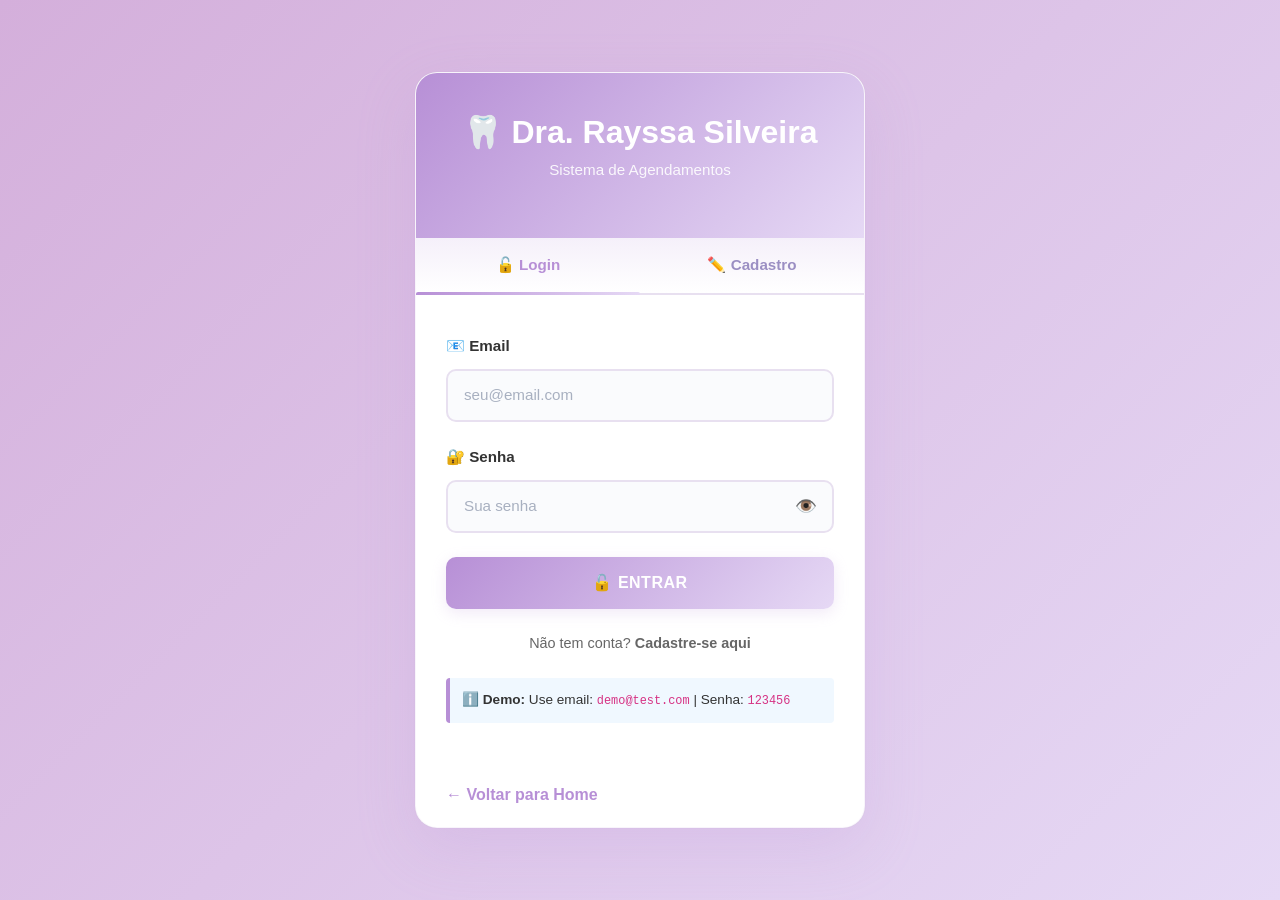
<file: auth.html>
<!DOCTYPE html>
<html lang="pt-br">
<head>
    <meta charset="UTF-8">
    <meta name="viewport" content="width=device-width, initial-scale=1.0">
    <title>Login & Cadastro - Dra. Rayssa Silveira</title>
    
    <!-- Bootstrap CSS -->
    <link href="https://cdn.jsdelivr.net/npm/bootstrap@5.3.0/dist/css/bootstrap.min.css" rel="stylesheet">
    
    <style>
        :root {
            --primary-color: #B78FD6;
            --secondary-color: #E6D9F5;
            --accent-color: #D4B8E8;
            --success-color: #6BBE66;
            --danger-color: #E8635B;
            --dark-purple: #8B5FB8;
        }
        
        * {
            margin: 0;
            padding: 0;
            box-sizing: border-box;
        }

        body {
            background: linear-gradient(135deg, #D4AFDB 0%, #E6D9F5 100%);
            min-height: 100vh;
            display: flex;
            align-items: center;
            justify-content: center;
            font-family: 'Segoe UI', Tahoma, Geneva, Verdana, sans-serif;
            padding: 20px;
        }

        .auth-container {
            width: 100%;
            max-width: 450px;
            background: white;
            border-radius: 22px;
            box-shadow: 0 20px 60px rgba(183, 143, 214, 0.2), 0 0 1px rgba(0, 0, 0, 0.1);
            overflow: hidden;
            animation: slideIn 0.5s ease;
            border: 1px solid rgba(183, 143, 214, 0.1);
        }

        @keyframes slideIn {
            from {
                opacity: 0;
                transform: translateY(20px);
            }
            to {
                opacity: 1;
                transform: translateY(0);
            }
        }

        .auth-header {
            background: linear-gradient(135deg, var(--primary-color) 0%, var(--secondary-color) 100%);
            color: white;
            padding: 40px 20px;
            text-align: center;
        }

        .auth-header h1 {
            font-size: 2rem;
            margin-bottom: 0.5rem;
            font-weight: 700;
        }

        .auth-header p {
            opacity: 0.9;
            font-size: 0.95rem;
        }

        .auth-tabs {
            display: flex;
            background: linear-gradient(to bottom, #F5F0FA, #FFFFFF);
            border-bottom: 2px solid #E8E0F0;
        }

        .auth-tab-btn {
            flex: 1;
            padding: 16px 15px;
            background: none;
            border: none;
            cursor: pointer;
            font-size: 0.95rem;
            font-weight: 600;
            color: #9B8FC3;
            transition: all 0.3s ease;
            position: relative;
        }

        .auth-tab-btn:hover {
            color: var(--primary-color);
            background: rgba(183, 143, 214, 0.05);
        }

        .auth-tab-btn.active {
            color: var(--primary-color);
        }

        .auth-tab-btn.active::after {
            content: '';
            position: absolute;
            bottom: -2px;
            left: 0;
            right: 0;
            height: 3px;
            background: linear-gradient(to right, var(--primary-color), var(--secondary-color));
            border-radius: 2px 2px 0 0;
        }

        .auth-content {
            padding: 40px 30px;
        }

        .form-group {
            margin-bottom: 1.5rem;
        }

        .form-label {
            display: block;
            color: #333;
            font-weight: 600;
            margin-bottom: 0.7rem;
            font-size: 0.95rem;
        }

        .form-control {
            width: 100%;
            padding: 13px 16px;
            border: 2px solid #E8E0F0;
            border-radius: 10px;
            font-size: 0.95rem;
            transition: all 0.3s ease;
            font-family: inherit;
            background: #FAFBFD;
        }

        .form-control:focus {
            outline: none;
            border-color: var(--primary-color);
            background: #FFFFFF;
            box-shadow: 0 0 0 4px rgba(183, 143, 214, 0.1);
        }

        .form-control::placeholder {
            color: #A8B0C0;
        }

        .password-toggle {
            position: relative;
        }

        .password-toggle .toggle-btn {
            position: absolute;
            right: 12px;
            top: 50%;
            transform: translateY(-50%);
            background: none;
            border: none;
            cursor: pointer;
            color: #666;
            font-size: 1.1rem;
            padding: 5px;
            transition: color 0.3s;
        }

        .password-toggle .toggle-btn:hover {
            color: var(--primary-color);
        }

        .btn-auth {
            width: 100%;
            padding: 14px 20px;
            border: none;
            border-radius: 10px;
            font-size: 1rem;
            font-weight: 600;
            cursor: pointer;
            transition: all 0.3s ease;
            text-transform: uppercase;
            letter-spacing: 0.5px;
            box-shadow: 0 4px 15px rgba(183, 143, 214, 0.2);
        }

        .btn-login {
            background: linear-gradient(135deg, var(--primary-color) 0%, var(--secondary-color) 100%);
            color: white;
        }

        .btn-login:hover {
            transform: translateY(-4px);
            box-shadow: 0 12px 30px rgba(183, 143, 214, 0.4);
            color: white;
        }

        .btn-login:active {
            transform: translateY(-2px);
        }

        .btn-login:disabled {
            opacity: 0.6;
            cursor: not-allowed;
            transform: none;
        }

        .form-link {
            text-align: center;
            margin-top: 1.5rem;
            font-size: 0.9rem;
            color: #666;
        }

        .form-link a {
            color: var(--primary-color);
            text-decoration: none;
            font-weight: 600;
            cursor: pointer;
            transition: color 0.3s;
        }

        .form-link a:hover {
            color: var(--secondary-color);
            text-decoration: underline;
        }

        .alert {
            padding: 14px 16px;
            border-radius: 10px;
            margin-bottom: 1.5rem;
            display: none;
            font-size: 0.95rem;
            animation: slideDown 0.3s ease;
            border-left: 4px solid;
        }

        @keyframes slideDown {
            from {
                opacity: 0;
                transform: translateY(-10px);
            }
            to {
                opacity: 1;
                transform: translateY(0);
            }
        }

        .alert-success {
            background: #E8F5E9;
            color: #2E7D32;
            border-left-color: #4CAF50;
        }

        .alert-danger {
            background: #FFEBEE;
            color: #C62828;
            border-left-color: #F44336;
        }

        .alert-warning {
            background: #FFF8E1;
            color: #E65100;
            border-left-color: #FFA000;
        }

        .alert-info {
            background: #E3F2FD;
            color: #1565C0;
            border-left-color: #2196F3;
        }

        .loading {
            display: none;
            text-align: center;
            margin: 20px 0;
        }

        .loading::after {
            content: '';
            display: inline-block;
            width: 20px;
            height: 20px;
            border: 3px solid #f3f3f3;
            border-top: 3px solid var(--primary-color);
            border-radius: 50%;
            animation: spin 1s linear infinite;
        }

        @keyframes spin {
            0% { transform: rotate(0deg); }
            100% { transform: rotate(360deg); }
        }

        .btn-voltar {
            display: inline-block;
            margin-top: 20px;
            color: var(--primary-color);
            text-decoration: none;
            font-weight: 600;
            transition: all 0.3s;
        }

        .btn-voltar:hover {
            color: var(--secondary-color);
            transform: translateX(-5px);
        }

        .divider {
            text-align: center;
            margin: 1.5rem 0;
            position: relative;
            color: #999;
        }

        .divider::before {
            content: '';
            position: absolute;
            left: 0;
            top: 50%;
            width: 100%;
            height: 1px;
            background: #e0e0e0;
        }

        .divider span {
            background: white;
            padding: 0 10px;
            position: relative;
        }

        .info-box {
            background: #f0f8ff;
            border-left: 4px solid var(--primary-color);
            padding: 12px;
            border-radius: 4px;
            font-size: 0.85rem;
            color: #333;
            margin-top: 1.5rem;
        }
    </style>
</head>
<body>
    <div class="auth-container">
        <!-- HEADER -->
        <div class="auth-header">
            <h1>🦷 Dra. Rayssa Silveira</h1>
            <p>Sistema de Agendamentos</p>
        </div>

        <!-- TABS -->
        <div class="auth-tabs">
            <button class="auth-tab-btn active" data-tab="login">
                🔓 Login
            </button>
            <button class="auth-tab-btn" data-tab="cadastro">
                ✏️ Cadastro
            </button>
            <button class="auth-tab-btn" data-tab="2fa" id="tab2fa" style="display: none;">
                🔐 Verificação 2FA
            </button>
        </div>

        <!-- CONTEÚDO -->
        <div class="auth-content">

            <!-- ===== ABA LOGIN ===== -->
            <div id="login-tab" class="auth-form active">
                <form id="formLogin">
                    <!-- Alerta -->
                    <div id="alertLogin" class="alert"></div>

                    <!-- Email -->
                    <div class="form-group">
                        <label class="form-label">📧 Email</label>
                        <input 
                            type="email" 
                            class="form-control" 
                            id="loginEmail" 
                            placeholder="seu@email.com" 
                            required
                        >
                    </div>

                    <!-- Senha -->
                    <div class="form-group">
                        <label class="form-label">🔐 Senha</label>
                        <div class="password-toggle">
                            <input 
                                type="password" 
                                class="form-control" 
                                id="loginSenha" 
                                placeholder="Sua senha" 
                                required
                            >
                            <button type="button" class="toggle-btn" onclick="togglePassword('loginSenha')">
                                👁️
                            </button>
                        </div>
                    </div>

                    <!-- Botão -->
                    <button type="submit" class="btn-auth btn-login" id="btnLogin">
                        🔓 Entrar
                    </button>

                    <div class="loading" id="loadingLogin"></div>

                    <!-- Link Cadastro -->
                    <p class="form-link">
                        Não tem conta? <a onclick="mudarTab('cadastro')">Cadastre-se aqui</a>
                    </p>

                    <!-- Info -->
                    <div class="info-box">
                        ℹ️ <strong>Demo:</strong> Use email: <code>demo@test.com</code> | Senha: <code>123456</code>
                    </div>
                </form>
            </div>

            <!-- ===== ABA CADASTRO ===== -->
            <div id="cadastro-tab" class="auth-form" style="display: none;">
                <form id="formCadastro">
                    <!-- Alerta -->
                    <div id="alertCadastro" class="alert"></div>

                    <!-- Nome -->
                    <div class="form-group">
                        <label class="form-label">👤 Nome Completo</label>
                        <input 
                            type="text" 
                            class="form-control" 
                            id="cadastroNome" 
                            placeholder="Seu nome" 
                            required
                        >
                    </div>

                    <!-- Email -->
                    <div class="form-group">
                        <label class="form-label">📧 Email</label>
                        <input 
                            type="email" 
                            class="form-control" 
                            id="cadastroEmail" 
                            placeholder="seu@email.com" 
                            required
                        >
                    </div>

                    <!-- Telefone -->
                    <div class="form-group">
                        <label class="form-label">📱 Telefone/WhatsApp</label>
                        <input 
                            type="tel" 
                            class="form-control" 
                            id="cadastroTelefone" 
                            placeholder="(64) 99973-4194" 
                            required
                        >
                    </div>

                    <!-- Senha -->
                    <div class="form-group">
                        <label class="form-label">🔐 Senha</label>
                        <div class="password-toggle">
                            <input 
                                type="password" 
                                class="form-control" 
                                id="cadastroSenha" 
                                placeholder="Mínimo 6 caracteres" 
                                required
                            >
                            <button type="button" class="toggle-btn" onclick="togglePassword('cadastroSenha')">
                                👁️
                            </button>
                        </div>
                        <small style="color: #999; margin-top: 5px; display: block;">
                            A senha deve ter no mínimo 6 caracteres
                        </small>
                    </div>

                    <!-- Confirmar Senha -->
                    <div class="form-group">
                        <label class="form-label">🔐 Confirmar Senha</label>
                        <div class="password-toggle">
                            <input 
                                type="password" 
                                class="form-control" 
                                id="cadastroConfirme" 
                                placeholder="Confirme sua senha" 
                                required
                            >
                            <button type="button" class="toggle-btn" onclick="togglePassword('cadastroConfirme')">
                                👁️
                            </button>
                        </div>
                    </div>

                    <!-- Botão -->
                    <button type="submit" class="btn-auth btn-login" id="btnCadastro">
                        ✏️ Cadastrar-se
                    </button>

                    <div class="loading" id="loadingCadastro"></div>

                    <!-- Link Login -->
                    <p class="form-link">
                        Já tem conta? <a onclick="mudarTab('login')">Faça login aqui</a>
                    </p>
                </form>
            </div>

            <!-- ===== ABA AUTENTICAÇÃO 2FA ===== -->
            <div id="2fa-tab" class="auth-form" style="display: none;">
                <form id="form2FA">
                    <!-- Alerta -->
                    <div id="alert2FA" class="alert"></div>

                    <!-- Mensagem -->
                    <div style="background: #e3f2fd; border-left: 4px solid #4A90E2; padding: 15px; border-radius: 4px; margin-bottom: 20px;">
                        <p style="margin: 0; color: #1565c0;"><strong>🔐 Verificação em Duas Etapas</strong></p>
                        <p style="margin: 5px 0 0 0; font-size: 0.9rem; color: #1565c0;">Um código de autenticação foi enviado para:</p>
                        <p style="margin: 5px 0 0 0; font-size: 0.9rem; color: #1565c0;" id="email2FA"><strong></strong></p>
                    </div>

                    <!-- Código 2FA -->
                    <div class="form-group">
                        <label class="form-label">🔑 Código de Autenticação</label>
                        <input 
                            type="text" 
                            class="form-control" 
                            id="codigo2FA" 
                            placeholder="000000" 
                            maxlength="6"
                            pattern="[0-9]{6}"
                            inputmode="numeric"
                            required
                            style="text-align: center; font-size: 1.8rem; letter-spacing: 0.5rem; font-family: 'Courier New', monospace; font-weight: bold;"
                        >
                        <small class="form-text text-muted">Digite os 6 dígitos do código</small>
                    </div>

                    <!-- Manter Login -->
                    <div class="form-group" style="margin-top: 20px;">
                        <div style="display: flex; align-items: center;">
                            <input 
                                type="checkbox" 
                                class="form-check-input" 
                                id="manterLogin" 
                                style="margin-right: 10px; cursor: pointer;"
                            >
                            <label class="form-label" style="margin: 0; cursor: pointer; user-select: none;" for="manterLogin">
                                ✓ Manter login (não sair por 30 dias)
                            </label>
                        </div>
                        <small class="form-text text-muted" style="display: block; margin-top: 5px;">Recomendado apenas em dispositivos pessoais</small>
                    </div>

                    <!-- Botão Verificar -->
                    <button type="submit" class="btn-auth btn-login" id="btn2FA">
                        🔓 Verificar
                    </button>

                    <div class="loading" id="loading2FA"></div>

                    <!-- Link Voltar -->
                    <p class="form-link">
                        Não recebeu o código? <a onclick="mudarTab('login'); document.getElementById('loginEmail').focus();">Tentar novamente</a>
                    </p>
                </form>
            </div>

        </div>

        <!-- Voltar -->
        <div style="padding: 0 30px 20px;">
            <a href="index.html" class="btn-voltar">← Voltar para Home</a>
        </div>
    </div>

    <!-- Bootstrap JS -->
    <script src="https://cdn.jsdelivr.net/npm/bootstrap@5.3.0/dist/js/bootstrap.bundle.min.js"></script>

    <script>
        function formatarTelefone(evento) {
            let valor = evento.target.value.replace(/\D/g, '');
            if (valor.length > 11) valor = valor.slice(0, 11);
            if (valor.length > 7) {
                valor = `(${valor.slice(0, 2)}) ${valor.slice(2, 7)}-${valor.slice(7)}`;
            } else if (valor.length > 2) {
                valor = `(${valor.slice(0, 2)}) ${valor.slice(2)}`;
            } else if (valor.length > 0) {
                valor = `(${valor}`;
            }
            evento.target.value = valor;
        }

        function togglePassword(inputId) {
            const input = document.getElementById(inputId);
            input.type = input.type === 'password' ? 'text' : 'password';
        }

        function mudarTab(tabName) {
            document.querySelectorAll('.auth-form').forEach(f => f.style.display = 'none');
            document.querySelectorAll('.auth-tab-btn').forEach(b => b.classList.remove('active'));
            document.getElementById(tabName + '-tab').style.display = 'block';
            document.querySelector(`[data-tab="${tabName}"]`).classList.add('active');
        }

        function mostrarAlerta(tipo, mensagem, form) {
            const alert = document.getElementById(`alert${form.charAt(0).toUpperCase() + form.slice(1)}`);
            alert.innerHTML = mensagem;
            alert.className = `alert alert-${tipo}`;
            alert.style.display = 'block';
            setTimeout(() => alert.style.display = 'none', 5000);
        }

        async function fazerRequisicao(url, dados) {
            const response = await fetch(url, {
                method: 'POST',
                headers: { 'Content-Type': 'application/json' },
                body: JSON.stringify(dados)
            });
            return response.json();
        }

        function desabilitarBtn(btn, loading, estado) {
            btn.disabled = estado;
            loading.style.display = estado ? 'block' : 'none';
        }

        document.querySelectorAll('.auth-tab-btn').forEach(btn => {
            btn.addEventListener('click', () => mudarTab(btn.dataset.tab));
        });

        document.getElementById('formLogin').addEventListener('submit', async e => {
            e.preventDefault();
            const email = document.getElementById('loginEmail').value.trim();
            const senha = document.getElementById('loginSenha').value;
            const btn = document.getElementById('btnLogin');
            const loading = document.getElementById('loadingLogin');

            if (!email || !senha) {
                mostrarAlerta('danger', '❌ Preencha todos os campos!', 'login');
                return;
            }

            desabilitarBtn(btn, loading, true);
            const data = await fazerRequisicao('processar_auth.php', { acao: 'login', email, senha });

            if (data.sucesso && data.requer_2fa) {
                mostrarAlerta('info', '📧 Código enviado!', 'login');
                sessionStorage.setItem('email_2fa', email);
                setTimeout(() => {
                    document.getElementById('email2FA').textContent = data.email_parcial;
                    document.getElementById('tab2fa').style.display = 'inline-block';
                    mudarTab('2fa');
                    document.getElementById('codigo2FA').focus();
                }, 1000);
            } else if (data.sucesso) {
                localStorage.setItem('usuario', JSON.stringify(data.usuario));
                mostrarAlerta('success', '✅ Login realizado!', 'login');
                setTimeout(() => window.location.href = 'dashboard.html', 1500);
            } else {
                mostrarAlerta('danger', '❌ ' + (data.erro || 'Erro no login'), 'login');
            }
            desabilitarBtn(btn, loading, false);
        });

        document.getElementById('cadastroTelefone')?.addEventListener('input', formatarTelefone);

        document.getElementById('formCadastro').addEventListener('submit', async e => {
            e.preventDefault();
            const nome = document.getElementById('cadastroNome').value.trim();
            const email = document.getElementById('cadastroEmail').value.trim();
            const telefone = document.getElementById('cadastroTelefone').value.trim().replace(/\D/g, '');
            const senha = document.getElementById('cadastroSenha').value;
            const confirme = document.getElementById('cadastroConfirme').value;
            const btn = document.getElementById('btnCadastro');
            const loading = document.getElementById('loadingCadastro');

            if (!nome || !email || !telefone || !senha || !confirme) {
                mostrarAlerta('danger', '❌ Preencha todos!', 'cadastro');
                return;
            }

            if (senha.length < 6) {
                mostrarAlerta('warning', '⚠️ Mínimo 6 caracteres', 'cadastro');
                return;
            }

            if (senha !== confirme) {
                mostrarAlerta('danger', '❌ Senhas não conferem!', 'cadastro');
                return;
            }

            if (!/^[^\s@]+@[^\s@]+\.[^\s@]+$/.test(email)) {
                mostrarAlerta('danger', '❌ Email inválido!', 'cadastro');
                return;
            }

            desabilitarBtn(btn, loading, true);
            const data = await fazerRequisicao('processar_auth.php', { 
                acao: 'cadastro', nome, email, telefone, senha 
            });

            if (data.sucesso) {
                mostrarAlerta('success', '✅ Cadastro realizado!', 'cadastro');
                setTimeout(() => {
                    mudarTab('login');
                    document.getElementById('formCadastro').reset();
                }, 1500);
            } else {
                mostrarAlerta('danger', '❌ ' + (data.erro || 'Erro ao cadastrar'), 'cadastro');
            }
            desabilitarBtn(btn, loading, false);
        });

        document.getElementById('form2FA').addEventListener('submit', async e => {
            e.preventDefault();
            const codigo = document.getElementById('codigo2FA').value.trim();
            const email = sessionStorage.getItem('email_2fa');
            const manterLogin = document.getElementById('manterLogin').checked;
            const btn = document.getElementById('btn2FA');
            const loading = document.getElementById('loading2FA');

            if (!codigo) {
                mostrarAlerta('danger', '❌ Digite o código!', '2FA');
                return;
            }

            if (codigo.length !== 6 || !/^\d+$/.test(codigo)) {
                mostrarAlerta('danger', '❌ 6 dígitos!', '2FA');
                return;
            }

            desabilitarBtn(btn, loading, true);
            const data = await fazerRequisicao('verificar_2fa.php', { 
                codigo, email, manter_login: manterLogin 
            });

            if (data.sucesso) {
                localStorage.setItem('usuario', JSON.stringify(data.usuario));
                const msg = manterLogin ? '✅ Mantido conectado!' : '✅ Login sucesso!';
                mostrarAlerta('success', msg, '2FA');
                sessionStorage.removeItem('email_2fa');
                setTimeout(() => window.location.href = 'dashboard.html', 1500);
            } else {
                mostrarAlerta('danger', '❌ ' + (data.erro || 'Código inválido'), '2FA');
            }
            desabilitarBtn(btn, loading, false);
        });
    </script>
</body>
</html>
</file>
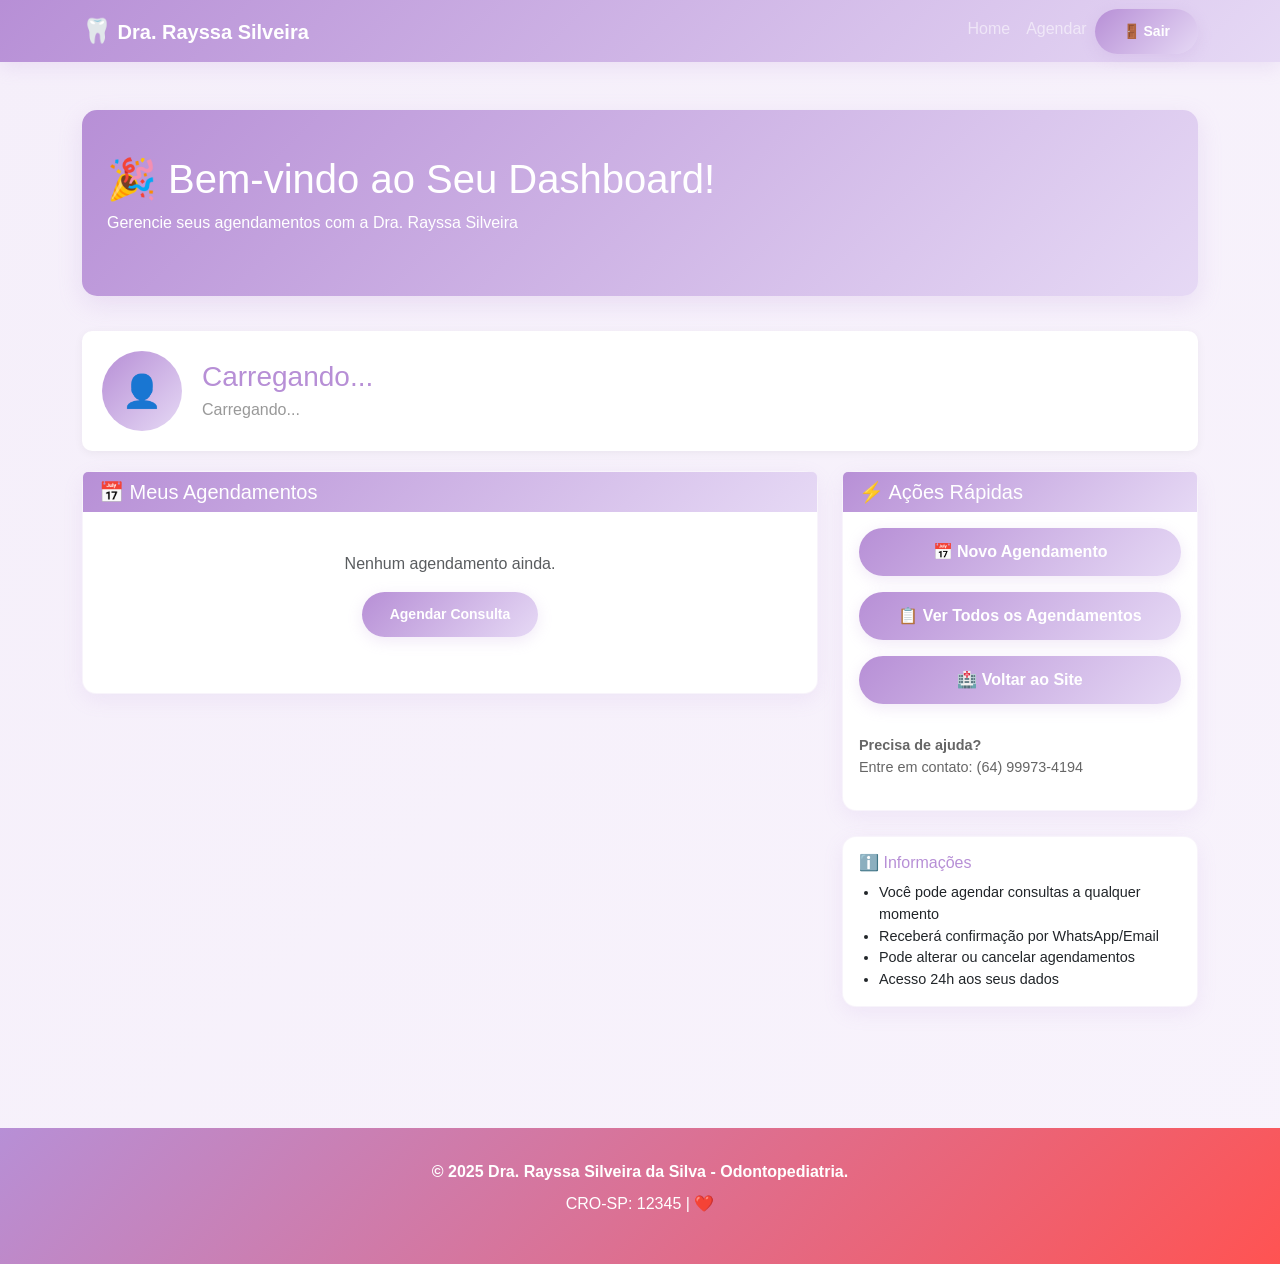
<file: dashboard.html>
<!DOCTYPE html>
<html lang="pt-br">
<head>
    <meta charset="UTF-8">
    <meta name="viewport" content="width=device-width, initial-scale=1.0">
    <title>Dashboard - Dra. Rayssa Silveira</title>
    
    <!-- Bootstrap CSS -->
    <link href="https://cdn.jsdelivr.net/npm/bootstrap@5.3.0/dist/css/bootstrap.min.css" rel="stylesheet">
    
    <style>
        :root {
            --primary-color: #B78FD6;
            --secondary-color: #E6D9F5;
            --accent-color: #D4B8E8;
        }

        body {
            background: linear-gradient(135deg, #F5EFFA 0%, #F8F3FC 100%);
            font-family: 'Segoe UI', Tahoma, Geneva, Verdana, sans-serif;
        }

        .navbar-custom {
            background: linear-gradient(135deg, var(--primary-color) 0%, var(--secondary-color) 100%) !important;
            box-shadow: 0 4px 20px rgba(183, 143, 214, 0.2);
        }

        .dashboard-header {
            background: linear-gradient(135deg, var(--primary-color) 0%, var(--secondary-color) 100%);
            color: white;
            padding: 45px 25px;
            margin-bottom: 35px;
            border-radius: 15px;
            box-shadow: 0 8px 25px rgba(183, 143, 214, 0.2);
        }

        .dashboard-header h2 {
            font-size: 2rem;
            margin-bottom: 0.5rem;
            font-weight: 700;
        }

        .card-custom {
            border: none;
            border-radius: 14px;
            box-shadow: 0 6px 20px rgba(183, 143, 214, 0.12);
            transition: all 0.3s ease;
            margin-bottom: 25px;
            background: white;
            border: 1px solid rgba(183, 143, 214, 0.1);
        }

        .card-custom:hover {
            transform: translateY(-6px);
            box-shadow: 0 12px 35px rgba(183, 143, 214, 0.18);
        }

        .btn-custom {
            background: linear-gradient(135deg, var(--primary-color) 0%, var(--secondary-color) 100%);
            border: none;
            color: white;
            font-weight: 600;
            padding: 12px 28px;
            border-radius: 50px;
            transition: all 0.3s ease;
            box-shadow: 0 4px 15px rgba(183, 143, 214, 0.2);
        }

        .btn-custom:hover {
            transform: translateY(-2px);
            box-shadow: 0 8px 25px rgba(183, 143, 214, 0.35);
            color: white;
        }

        .btn-logout {
            background: linear-gradient(135deg, #E8635B 0%, #F5897F 100%);
            box-shadow: 0 4px 15px rgba(232, 99, 91, 0.2);
        }

        .btn-logout:hover {
            box-shadow: 0 8px 25px rgba(232, 99, 91, 0.35);
        }

        .status-badge {
            display: inline-block;
            padding: 6px 14px;
            border-radius: 20px;
            font-size: 0.85rem;
            font-weight: 600;
            transition: all 0.3s ease;
        }

        .status-pendente {
            background: linear-gradient(135deg, #FFE082 0%, #FFA726 100%);
            color: #E65100;
        }

        .status-confirmado {
            background: linear-gradient(135deg, #81C784 0%, #66BB6A 100%);
            color: #2E7D32;
        }

        .status-cancelado {
            background: linear-gradient(135deg, #EF5350 0%, #E53935 100%);
            color: white;
        }

        .user-info {
            background: white;
            padding: 20px;
            border-radius: 10px;
            margin-bottom: 20px;
            box-shadow: 0 2px 10px rgba(0, 0, 0, 0.05);
        }

        .user-avatar {
            width: 80px;
            height: 80px;
            border-radius: 50%;
            background: linear-gradient(135deg, var(--primary-color) 0%, var(--secondary-color) 100%);
            display: flex;
            align-items: center;
            justify-content: center;
            font-size: 2rem;
            color: white;
            margin-right: 20px;
        }

        .agendamentos-list {
            list-style: none;
            padding: 0;
        }

        .agendamento-item {
            background: white;
            padding: 15px;
            margin-bottom: 10px;
            border-left: 4px solid var(--primary-color);
            border-radius: 5px;
            box-shadow: 0 2px 5px rgba(0, 0, 0, 0.05);
        }

        .agendamento-item.pendente {
            border-left-color: #ffa726;
        }

        .agendamento-item.confirmado {
            border-left-color: #66bb6a;
        }

        .status-badge {
            display: inline-block;
            padding: 5px 12px;
            border-radius: 20px;
            font-size: 0.85rem;
            font-weight: 600;
        }

        .status-pendente {
            background: #ffe0b2;
            color: #e65100;
        }

        .status-confirmado {
            background: #c8e6c9;
            color: #2e7d32;
        }

        .status-concluido {
            background: #b3e5fc;
            color: #0277bd;
        }

        .footer-custom {
            background: linear-gradient(135deg, var(--primary-color) 0%, #FF5352 100%);
            color: white;
            padding: 2rem;
            margin-top: 3rem;
            text-align: center;
        }
    </style>
</head>
<body>
    <!-- NAVBAR -->
    <nav class="navbar navbar-expand-lg navbar-dark navbar-custom sticky-top">
        <div class="container">
            <a class="navbar-brand fw-bold" href="index.html">
                <span style="font-size: 1.5rem;">🦷</span> Dra. Rayssa Silveira
            </a>
            <button class="navbar-toggler" type="button" data-bs-toggle="collapse" data-bs-target="#navbarNav">
                <span class="navbar-toggler-icon"></span>
            </button>
            <div class="collapse navbar-collapse" id="navbarNav">
                <ul class="navbar-nav ms-auto">
                    <li class="nav-item">
                        <a class="nav-link" href="index.html">Home</a>
                    </li>
                    <li class="nav-item">
                        <a class="nav-link" href="agendamentos.html">Agendar</a>
                    </li>
                    <li class="nav-item">
                        <button class="btn btn-custom btn-sm" onclick="fazerLogout()">
                            🚪 Sair
                        </button>
                    </li>
                </ul>
            </div>
        </div>
    </nav>

    <!-- CONTAINER -->
    <div class="container py-5">
        <!-- HEADER -->
        <div class="dashboard-header">
            <h1>🎉 Bem-vindo ao Seu Dashboard!</h1>
            <p>Gerencie seus agendamentos com a Dra. Rayssa Silveira</p>
        </div>

        <!-- INFO DO USUÁRIO -->
        <div class="user-info">
            <div class="d-flex align-items-center">
                <div class="user-avatar">👤</div>
                <div>
                    <h3 id="nomeUsuario" style="margin: 0; color: var(--primary-color);">Carregando...</h3>
                    <p id="emailUsuario" style="margin: 5px 0 0 0; color: #999;">Carregando...</p>
                </div>
            </div>
        </div>

        <div class="row">
            <!-- MEUS AGENDAMENTOS -->
            <div class="col-lg-8">
                <div class="card card-custom">
                    <div class="card-header" style="background: linear-gradient(135deg, var(--primary-color) 0%, var(--secondary-color) 100%); color: white; border: none;">
                        <h5 style="margin: 0;">📅 Meus Agendamentos</h5>
                    </div>
                    <div class="card-body">
                        <ul class="agendamentos-list" id="agendamentosList">
                            <li class="text-center text-muted py-4">
                                <p>Nenhum agendamento ainda.</p>
                                <a href="agendamentos.html" class="btn btn-custom btn-sm">
                                    Agendar Consulta
                                </a>
                            </li>
                        </ul>
                    </div>
                </div>
            </div>

            <!-- AÇÕES RÁPIDAS -->
            <div class="col-lg-4">
                <div class="card card-custom">
                    <div class="card-header" style="background: linear-gradient(135deg, var(--primary-color) 0%, var(--secondary-color) 100%); color: white; border: none;">
                        <h5 style="margin: 0;">⚡ Ações Rápidas</h5>
                    </div>
                    <div class="card-body">
                        <a href="agendamentos.html" class="btn btn-custom w-100 mb-3">
                            📅 Novo Agendamento
                        </a>
                        <a href="visualizar_agendamentos.html" class="btn btn-custom w-100 mb-3">
                            📋 Ver Todos os Agendamentos
                        </a>
                        <a href="index.html" class="btn btn-custom w-100 mb-3">
                            🏥 Voltar ao Site
                        </a>
                        <p style="margin-top: 15px; font-size: 0.9rem; color: #666;">
                            <strong>Precisa de ajuda?</strong><br>
                            Entre em contato: (64) 99973-4194
                        </p>
                    </div>
                </div>

                <!-- INFO -->
                <div class="card card-custom mt-3">
                    <div class="card-body">
                        <h6 style="color: var(--primary-color); margin-bottom: 10px;">ℹ️ Informações</h6>
                        <ul style="font-size: 0.9rem; margin: 0; padding-left: 20px;">
                            <li>Você pode agendar consultas a qualquer momento</li>
                            <li>Receberá confirmação por WhatsApp/Email</li>
                            <li>Pode alterar ou cancelar agendamentos</li>
                            <li>Acesso 24h aos seus dados</li>
                        </ul>
                    </div>
                </div>
            </div>
        </div>
    </div>

    <!-- FOOTER -->
    <footer class="footer-custom">
        <div class="container">
            <p class="mb-2"><strong>&copy; 2025 Dra. Rayssa Silveira da Silva - Odontopediatria.</strong></p>
            <p>CRO-SP: 12345 | ❤️</p>
        </div>
    </footer>

    <!-- Bootstrap JS -->
    <script src="https://cdn.jsdelivr.net/npm/bootstrap@5.3.0/dist/js/bootstrap.bundle.min.js"></script>

    <script>
        // ===== CARREGAR DADOS DO USUÁRIO =====
        async function carregarDadosUsuario() {
            try {
                const response = await fetch('verificar_autenticacao.php');
                const data = await response.json();

                if (!data.autenticado) {
                    window.location.href = 'auth.html';
                    return;
                }

                document.getElementById('nomeUsuario').textContent = data.usuario.nome;
                document.getElementById('emailUsuario').textContent = data.usuario.email;

                // Carregar agendamentos
                await carregarAgendamentos();
            } catch (error) {
                console.error('Erro ao carregar dados:', error);
                alert('Erro ao carregar dados do usuário');
                window.location.href = 'auth.html';
            }
        }

        // ===== CARREGAR AGENDAMENTOS =====
        async function carregarAgendamentos() {
            try {
                const response = await fetch('meus_agendamentos.php');
                const data = await response.json();

                if (data.sucesso) {
                    renderizarAgendamentos(data.agendamentos);
                } else {
                    console.error('Erro ao carregar agendamentos:', data.erro);
                    mostrarMensagemErro('Erro ao carregar agendamentos');
                }
            } catch (error) {
                console.error('Erro ao carregar agendamentos:', error);
                mostrarMensagemErro('Erro ao conectar com o servidor');
            }
        }

        // ===== RENDERIZAR AGENDAMENTOS =====
        function renderizarAgendamentos(agendamentos) {
            const lista = document.getElementById('agendamentosList');

            if (agendamentos.length === 0) {
                lista.innerHTML = `
                    <li class="text-center text-muted py-4">
                        <p>Nenhum agendamento ainda.</p>
                        <a href="agendamentos.html" class="btn btn-custom btn-sm">
                            Agendar Consulta
                        </a>
                    </li>
                `;
                return;
            }

            lista.innerHTML = '';

            agendamentos.forEach(agendamento => {
                const status = agendamento.status || 'pendente';
                const statusClass = getStatusClass(status);
                const statusText = getStatusText(status);

                const li = document.createElement('li');
                li.className = 'agendamento-item';
                li.innerHTML = `
                    <div class="agendamento-header">
                        <div class="agendamento-info">
                            <h6>${agendamento.nomeCrianca} - ${agendamento.idade} anos</h6>
                            <p class="mb-1"><strong>Serviço:</strong> ${agendamento.servico.charAt(0).toUpperCase() + agendamento.servico.slice(1)}</p>
                            <p class="mb-1"><strong>Data:</strong> ${formatarData(agendamento.dataAgendada)} às ${agendamento.horaAgendada}</p>
                            <p class="mb-0"><strong>Status:</strong> <span class="status-badge ${statusClass}">${statusText}</span></p>
                        </div>
                        <div class="agendamento-actions">
                            <button class="btn btn-sm btn-outline-primary" onclick="verDetalhes('${agendamento.id}')">
                                👁️ Ver Detalhes
                            </button>
                        </div>
                    </div>
                    ${agendamento.observacoes ? `<div class="agendamento-observacoes"><strong>Observações:</strong> ${agendamento.observacoes}</div>` : ''}
                `;

                lista.appendChild(li);
            });
        }

        // ===== FUNÇÕES AUXILIARES =====
        function formatarData(data) {
            const d = new Date(data + 'T00:00:00');
            return d.toLocaleDateString('pt-BR');
        }

        function getStatusClass(status) {
            switch (status) {
                case 'confirmado': return 'status-confirmado';
                case 'cancelado': return 'status-cancelado';
                default: return 'status-pendente';
            }
        }

        function getStatusText(status) {
            switch (status) {
                case 'confirmado': return 'Confirmado';
                case 'cancelado': return 'Cancelado';
                default: return 'Pendente';
            }
        }

        function verDetalhes(id) {
            // Por enquanto, apenas um alert. Pode ser expandido para modal
            alert('Funcionalidade de detalhes será implementada em breve.');
        }

        function mostrarMensagemErro(mensagem) {
            const lista = document.getElementById('agendamentosList');
            lista.innerHTML = `
                <li class="text-center text-danger py-4">
                    <p>${mensagem}</p>
                    <button class="btn btn-custom btn-sm" onclick="carregarAgendamentos()">
                        Tentar Novamente
                    </button>
                </li>
            `;
        }

        // ===== FAZER LOGOUT =====
        function fazerLogout() {
            if (confirm('Tem certeza que deseja sair?')) {
                fetch('processar_auth.php', {
                    method: 'POST',
                    headers: { 'Content-Type': 'application/json' },
                    body: JSON.stringify({ acao: 'logout' })
                }).then(() => {
                    window.location.href = 'index.html';
                });
            }
        }

        // ===== INICIALIZAR =====
        window.addEventListener('load', carregarDadosUsuario);
                return; // Manter mensagem padrão
            }

            const agendamentos = JSON.parse(agendamentosJson);

            if (agendamentos.length === 0) {
                return;
            }

            lista.innerHTML = '';
            agendamentos.forEach((agendamento, index) => {
                const statusClass = agendamento.status === 'confirmado' ? 'confirmado' : 'pendente';
                const statusText = agendamento.status === 'confirmado' ? '✓ Confirmado' : '⏳ Pendente';
                
                const item = document.createElement('li');
                item.className = `agendamento-item ${statusClass}`;
                item.innerHTML = `
                    <div class="d-flex justify-content-between align-items-start">
                        <div>
                            <h6 style="margin: 0 0 5px 0; color: #333;">
                                ${agendamento.nomeCrianca}
                            </h6>
                            <p style="margin: 0; font-size: 0.9rem; color: #666;">
                                📅 ${agendamento.data} às ${agendamento.hora}
                            </p>
                            <p style="margin: 5px 0 0 0; font-size: 0.85rem; color: #999;">
                                ${agendamento.servico}
                            </p>
                        </div>
                        <span class="status-badge status-${agendamento.status}">
                            ${statusText}
                        </span>
                    </div>
                `;
                lista.appendChild(item);
            });
        }
    </script>
</body>
</html>
</file>
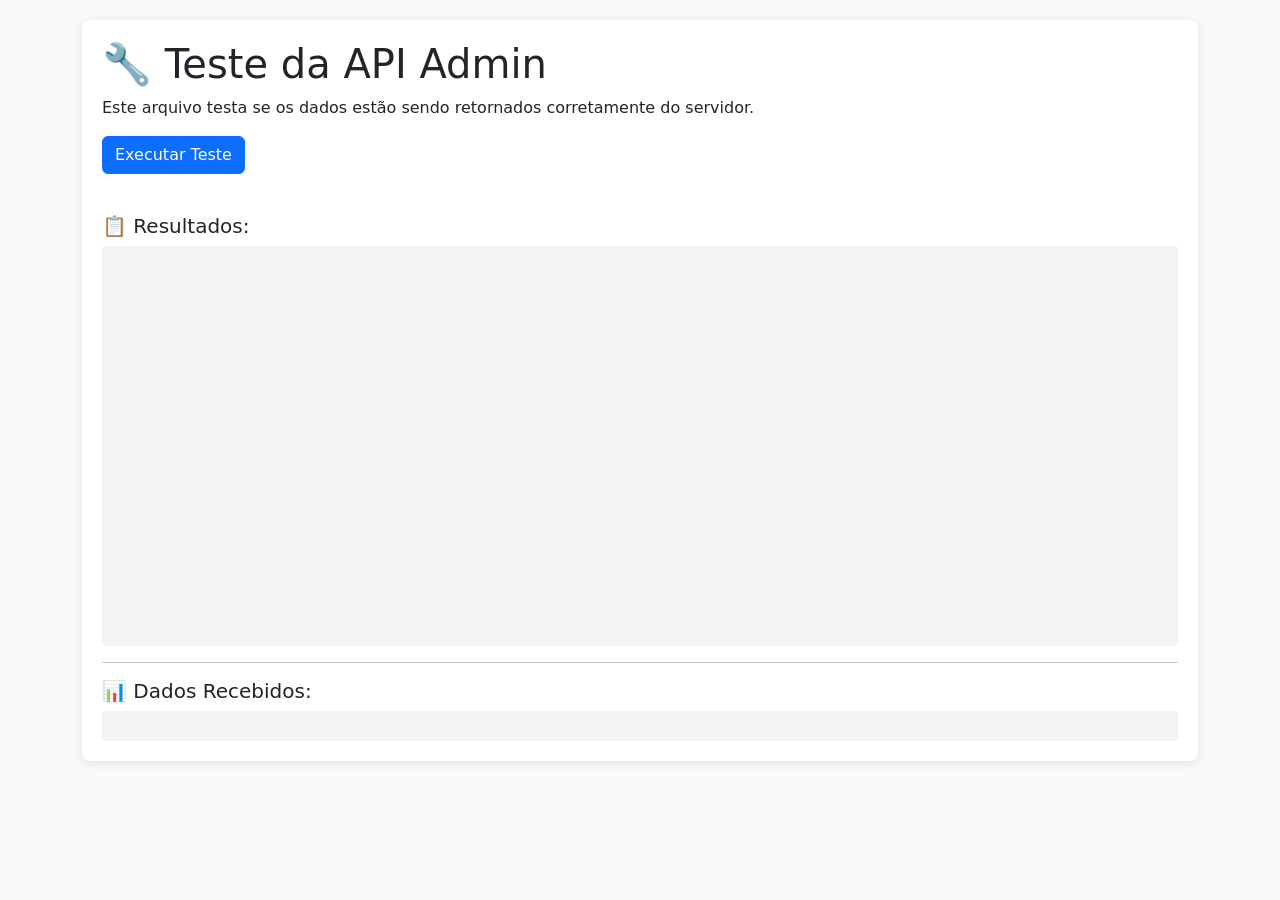
<file: test_admin_api.html>
<!DOCTYPE html>
<html lang="pt-br">
<head>
    <meta charset="UTF-8">
    <meta name="viewport" content="width=device-width, initial-scale=1.0">
    <title>Teste API Admin - Debug</title>
    <link href="https://cdn.jsdelivr.net/npm/bootstrap@5.3.0/dist/css/bootstrap.min.css" rel="stylesheet">
    <style>
        body { background-color: #f8f9fa; padding: 20px; }
        .debug-container { background: white; padding: 20px; border-radius: 8px; box-shadow: 0 2px 10px rgba(0,0,0,0.1); }
        .log-output { background: #f4f4f4; padding: 15px; border-radius: 4px; font-family: monospace; height: 400px; overflow-y: auto; }
        .success { color: #28a745; }
        .error { color: #dc3545; }
        .info { color: #0056b3; }
    </style>
</head>
<body>
    <div class="container">
        <div class="debug-container">
            <h1>🔧 Teste da API Admin</h1>
            <p>Este arquivo testa se os dados estão sendo retornados corretamente do servidor.</p>
            
            <button class="btn btn-primary mb-3" onclick="testarAPI()">Executar Teste</button>
            
            <h5 class="mt-4">📋 Resultados:</h5>
            <div id="logOutput" class="log-output"></div>
            
            <hr>
            
            <h5>📊 Dados Recebidos:</h5>
            <div id="jsonOutput" class="log-output" style="height: auto; max-height: 600px;"></div>
        </div>
    </div>

    <script>
        let logContent = '';

        function logMsg(msg, type = 'info') {
            const timestamp = new Date().toLocaleTimeString();
            const className = type;
            logContent += `<div class="${className}">[${timestamp}] ${msg}</div>`;
            document.getElementById('logOutput').innerHTML = logContent;
            document.getElementById('logOutput').scrollTop = document.getElementById('logOutput').scrollHeight;
        }

        async function testarAPI() {
            logContent = '';
            document.getElementById('jsonOutput').innerHTML = '';
            
            logMsg('🌐 Iniciando teste da API...', 'info');
            
            // 1. Verificar autenticação
            logMsg('1️⃣ Verificando autenticação...', 'info');
            try {
                const authResponse = await fetch('verificar_autenticacao.php');
                const authData = await authResponse.json();
                
                logMsg(`Resposta autenticação: ${JSON.stringify(authData)}`, 'info');
                
                if (!authData.autenticado) {
                    logMsg('❌ Você não está autenticado! Faça login primeiro.', 'error');
                    document.getElementById('jsonOutput').innerHTML = '<div class="error"><strong>Erro:</strong> Você não está autenticado. Faça login em <a href="auth.html">auth.html</a></div>';
                    return;
                }
                
                if (!authData.is_admin) {
                    logMsg('❌ Você não é administrador! Apenas admins podem acessar esta função.', 'error');
                    document.getElementById('jsonOutput').innerHTML = '<div class="error"><strong>Erro:</strong> Você não tem permissão de administrador</div>';
                    return;
                }
                
                logMsg('✅ Autenticação OK - Você é admin', 'success');
            } catch (error) {
                logMsg(`❌ Erro ao verificar autenticação: ${error.message}`, 'error');
                return;
            }
            
            // 2. Testar API de agendamentos
            logMsg('2️⃣ Buscando agendamentos...', 'info');
            try {
                const response = await fetch('admin_agendamentos.php');
                
                logMsg(`Status HTTP: ${response.status}`, 'info');
                
                const data = await response.json();
                
                logMsg(`Resposta recebida: sucesso=${data.sucesso}, total=${data.total}, filtrados=${data.filtrados}`, 'info');
                
                if (data.sucesso) {
                    logMsg(`✅ Total de agendamentos: ${data.total}`, 'success');
                    logMsg(`✅ Agendamentos filtrados: ${data.filtrados}`, 'success');
                    logMsg(`✅ Serviços disponíveis: ${data.servicos.length}`, 'success');
                    
                    if (data.agendamentos && data.agendamentos.length > 0) {
                        logMsg(`✅ Primeiros 3 campos do primeiro agendamento:`, 'success');
                        const primeiro = data.agendamentos[0];
                        logMsg(`  - ID: ${primeiro.id}`, 'success');
                        logMsg(`  - Nome: ${primeiro.nome}`, 'success');
                        logMsg(`  - Email: ${primeiro.email}`, 'success');
                    } else {
                        logMsg('⚠️ Nenhum agendamento encontrado no banco de dados', 'info');
                    }
                    
                    // Mostrar JSON completo
                    document.getElementById('jsonOutput').innerHTML = `<pre>${JSON.stringify(data, null, 2)}</pre>`;
                } else {
                    logMsg(`❌ Erro da API: ${data.erro}`, 'error');
                    document.getElementById('jsonOutput').innerHTML = `<div class="error"><strong>Erro:</strong> ${data.erro}</div>`;
                }
            } catch (error) {
                logMsg(`❌ Erro ao buscar agendamentos: ${error.message}`, 'error');
                document.getElementById('jsonOutput').innerHTML = `<div class="error"><strong>Erro:</strong> ${error.message}</div>`;
                return;
            }
            
            logMsg('✅ Teste concluído!', 'success');
        }
    </script>
</body>
</html>
</file>
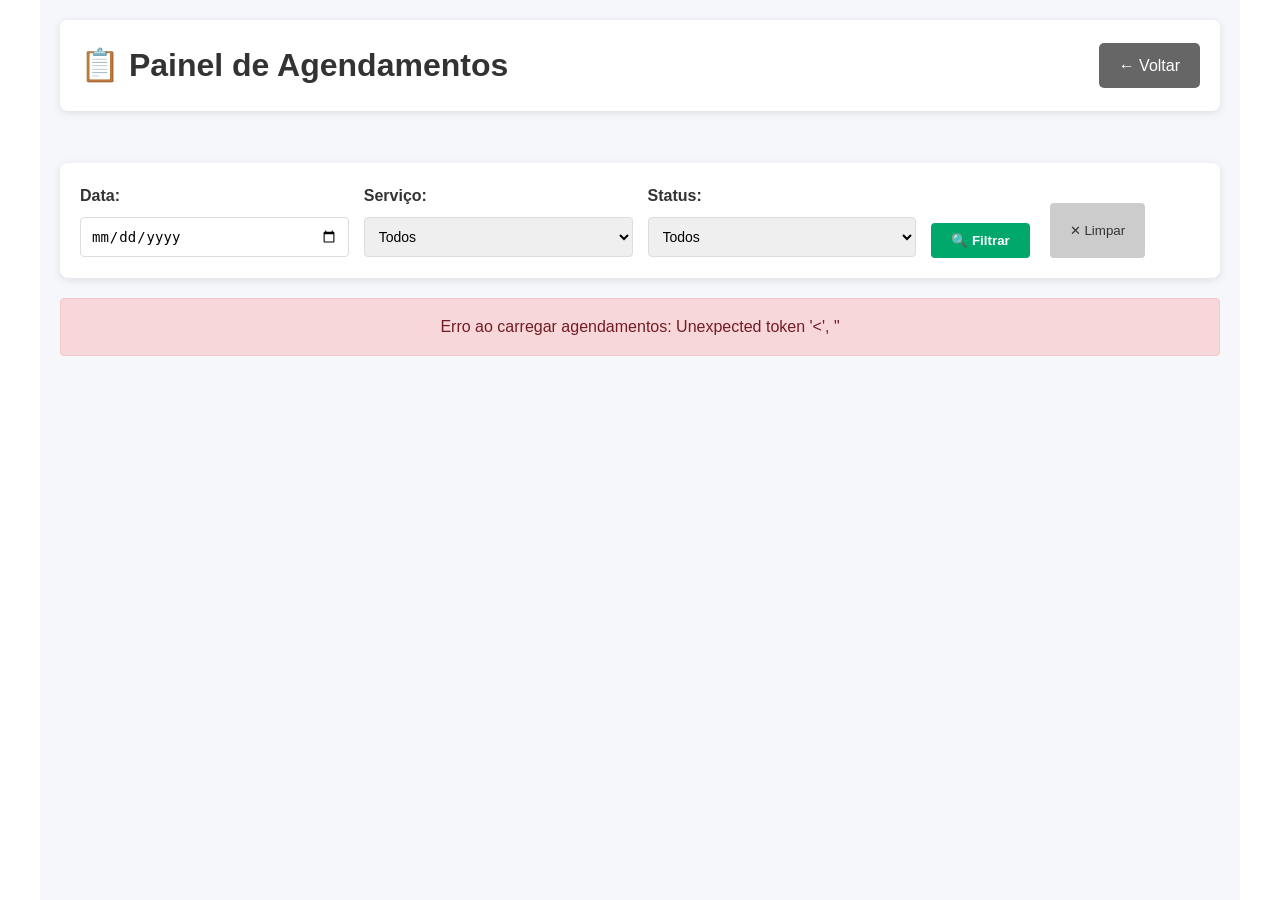
<file: visualizar_agendamentos.html>
<!DOCTYPE html>
<html lang="pt-BR">
<head>
    <meta charset="UTF-8">
    <meta name="viewport" content="width=device-width, initial-scale=1.0">
    <title>Painel de Agendamentos</title>
    <link rel="stylesheet" href="css/style.css">
    <style>
        .admin-container {
            max-width: 1200px;
            margin: 0 auto;
            padding: 20px;
            background: #f5f7fa;
            min-height: 100vh;
        }

        .admin-header {
            display: flex;
            justify-content: space-between;
            align-items: center;
            margin-bottom: 30px;
            background: white;
            padding: 20px;
            border-radius: 8px;
            box-shadow: 0 2px 8px rgba(0,0,0,0.1);
        }

        .admin-header h1 {
            margin: 0;
            color: #333;
        }

        .btn-voltar {
            background: #666;
            color: white;
            padding: 10px 20px;
            border: none;
            border-radius: 5px;
            cursor: pointer;
            text-decoration: none;
            display: inline-block;
        }

        .btn-voltar:hover {
            background: #555;
        }

        .filtros {
            background: white;
            padding: 20px;
            border-radius: 8px;
            margin-bottom: 20px;
            box-shadow: 0 2px 8px rgba(0,0,0,0.1);
            display: grid;
            grid-template-columns: repeat(auto-fit, minmax(200px, 1fr));
            gap: 15px;
        }

        .filtro-grupo {
            display: flex;
            flex-direction: column;
        }

        .filtro-grupo label {
            font-weight: bold;
            margin-bottom: 8px;
            color: #333;
        }

        .filtro-grupo input,
        .filtro-grupo select {
            padding: 10px;
            border: 1px solid #ddd;
            border-radius: 4px;
            font-size: 14px;
        }

        .btn-filtrar {
            background: #00a86b;
            color: white;
            padding: 10px 20px;
            border: none;
            border-radius: 4px;
            cursor: pointer;
            font-weight: bold;
            align-self: flex-end;
            margin-top: 20px;
        }

        .btn-filtrar:hover {
            background: #008c5c;
        }

        .btn-limpar {
            background: #ccc;
            color: #333;
            padding: 10px 20px;
            border: none;
            border-radius: 4px;
            cursor: pointer;
            margin-left: 10px;
        }

        .btn-limpar:hover {
            background: #bbb;
        }

        .stats {
            display: grid;
            grid-template-columns: repeat(auto-fit, minmax(150px, 1fr));
            gap: 15px;
            margin-bottom: 20px;
        }

        .stat-card {
            background: white;
            padding: 20px;
            border-radius: 8px;
            box-shadow: 0 2px 8px rgba(0,0,0,0.1);
            text-align: center;
        }

        .stat-numero {
            font-size: 32px;
            font-weight: bold;
            color: #00a86b;
        }

        .stat-label {
            color: #666;
            font-size: 14px;
            margin-top: 5px;
        }

        .tabela-container {
            background: white;
            border-radius: 8px;
            box-shadow: 0 2px 8px rgba(0,0,0,0.1);
            overflow: hidden;
        }

        table {
            width: 100%;
            border-collapse: collapse;
        }

        thead {
            background: #333;
            color: white;
        }

        th {
            padding: 15px;
            text-align: left;
            font-weight: bold;
        }

        td {
            padding: 12px 15px;
            border-bottom: 1px solid #eee;
        }

        tbody tr:hover {
            background: #f9f9f9;
        }

        .status-pendente {
            background: #fff3cd;
            color: #856404;
            padding: 5px 10px;
            border-radius: 4px;
            font-size: 12px;
            font-weight: bold;
        }

        .status-confirmado {
            background: #d4edda;
            color: #155724;
            padding: 5px 10px;
            border-radius: 4px;
            font-size: 12px;
            font-weight: bold;
        }

        .status-cancelado {
            background: #f8d7da;
            color: #721c24;
            padding: 5px 10px;
            border-radius: 4px;
            font-size: 12px;
            font-weight: bold;
        }

        .mensagem {
            padding: 15px;
            margin-bottom: 20px;
            border-radius: 4px;
            text-align: center;
        }

        .mensagem-erro {
            background: #f8d7da;
            color: #721c24;
            border: 1px solid #f5c6cb;
        }

        .mensagem-sucesso {
            background: #d4edda;
            color: #155724;
            border: 1px solid #c3e6cb;
        }

        .loading {
            text-align: center;
            padding: 40px;
            color: #666;
        }

        .spinner {
            border: 4px solid #f3f3f3;
            border-top: 4px solid #00a86b;
            border-radius: 50%;
            width: 40px;
            height: 40px;
            animation: spin 1s linear infinite;
            margin: 0 auto 20px;
        }

        @keyframes spin {
            0% { transform: rotate(0deg); }
            100% { transform: rotate(360deg); }
        }

        .sem-dados {
            text-align: center;
            padding: 40px;
            color: #999;
        }
    </style>
</head>
<body>
    <div class="admin-container">
        <div class="admin-header">
            <h1>📋 Painel de Agendamentos</h1>
            <a href="dashboard.html" class="btn-voltar">← Voltar</a>
        </div>

        <div class="stats" id="stats"></div>

        <div class="filtros">
            <div class="filtro-grupo">
                <label for="filtroData">Data:</label>
                <input type="date" id="filtroData">
            </div>
            <div class="filtro-grupo">
                <label for="filtroServico">Serviço:</label>
                <select id="filtroServico">
                    <option value="">Todos</option>
                </select>
            </div>
            <div class="filtro-grupo">
                <label for="filtroStatus">Status:</label>
                <select id="filtroStatus">
                    <option value="">Todos</option>
                    <option value="pendente">Pendente</option>
                    <option value="confirmado">Confirmado</option>
                    <option value="cancelado">Cancelado</option>
                </select>
            </div>
            <div style="display: flex; gap: 10px; align-self: flex-end; margin-top: 20px;">
                <button class="btn-filtrar" onclick="aplicarFiltros()">🔍 Filtrar</button>
                <button class="btn-limpar" onclick="limparFiltros()">✕ Limpar</button>
            </div>
        </div>

        <div id="conteudo">
            <div class="loading">
                <div class="spinner"></div>
                <p>Carregando agendamentos...</p>
            </div>
        </div>
    </div>

    <script>
        let agendamentosOriginais = [];

        async function carregarAgendamentos(data = '', servico = '', status = '') {
            try {
                let url = 'admin_agendamentos.php';
                const params = new URLSearchParams();
                if (data) params.append('data', data);
                if (servico) params.append('servico', servico);
                if (status) params.append('status', status);
                if (params.toString()) url += '?' + params.toString();

                const response = await fetch(url);
                const dados = await response.json();

                if (!response.ok) {
                    mostrarErro('Você precisa estar autenticado para acessar esta página. <a href="auth.html">Fazer login</a>');
                    return;
                }

                agendamentosOriginais = dados.agendamentos;
                
                // Carregar filtros de serviços
                const selectServico = document.getElementById('filtroServico');
                dados.servicos.forEach(servico => {
                    const option = document.createElement('option');
                    option.value = servico;
                    option.textContent = servico;
                    selectServico.appendChild(option);
                });

                exibirStats(dados.total, dados.filtrados);
                exibirAgendamentos(dados.agendamentos);
            } catch (erro) {
                mostrarErro('Erro ao carregar agendamentos: ' + erro.message);
            }
        }

        function exibirStats(total, filtrados) {
            const html = `
                <div class="stat-card">
                    <div class="stat-numero">${total}</div>
                    <div class="stat-label">Total de Agendamentos</div>
                </div>
                <div class="stat-card">
                    <div class="stat-numero">${filtrados}</div>
                    <div class="stat-label">Agendamentos Filtrados</div>
                </div>
            `;
            document.getElementById('stats').innerHTML = html;
        }

        function exibirAgendamentos(agendamentos) {
            const conteudo = document.getElementById('conteudo');

            if (agendamentos.length === 0) {
                conteudo.innerHTML = '<div class="sem-dados">📭 Nenhum agendamento encontrado</div>';
                return;
            }

            let tabela = `
                <div class="tabela-container">
                    <table>
                        <thead>
                            <tr>
                                <th>Nome</th>
                                <th>Email</th>
                                <th>Telefone</th>
                                <th>Serviço</th>
                                <th>Data</th>
                                <th>Hora</th>
                                <th>Status</th>
                                <th>Data do Agendamento</th>
                            </tr>
                        </thead>
                        <tbody>
            `;

            agendamentos.forEach(agendamento => {
                const status = agendamento.status || 'pendente';
                const classeStatus = `status-${status}`;
                const dataAgendamento = new Date(agendamento.data_agendamento).toLocaleString('pt-BR');

                tabela += `
                    <tr>
                        <td><strong>${escapeHtml(agendamento.nome)}</strong></td>
                        <td>${escapeHtml(agendamento.email)}</td>
                        <td>${escapeHtml(agendamento.telefone)}</td>
                        <td>${escapeHtml(agendamento.servico)}</td>
                        <td>${formatarData(agendamento.data)}</td>
                        <td>${agendamento.hora}</td>
                        <td><span class="${classeStatus}">${status.toUpperCase()}</span></td>
                        <td>
                            <small>${dataAgendamento}</small>
                        </td>
                    </tr>
                `;
            });

            tabela += `
                        </tbody>
                    </table>
                </div>
            `;

            conteudo.innerHTML = tabela;
        }

        function aplicarFiltros() {
            const data = document.getElementById('filtroData').value;
            const servico = document.getElementById('filtroServico').value;
            const status = document.getElementById('filtroStatus').value;
            
            carregarAgendamentos(data, servico, status);
        }

        function limparFiltros() {
            document.getElementById('filtroData').value = '';
            document.getElementById('filtroServico').value = '';
            document.getElementById('filtroStatus').value = '';
            carregarAgendamentos();
        }

        function mostrarErro(mensagem) {
            document.getElementById('conteudo').innerHTML = 
                `<div class="mensagem mensagem-erro">${mensagem}</div>`;
        }

        function formatarData(data) {
            const [ano, mes, dia] = data.split('-');
            return `${dia}/${mes}/${ano}`;
        }

        function escapeHtml(texto) {
            const map = {
                '&': '&amp;',
                '<': '&lt;',
                '>': '&gt;',
                '"': '&quot;',
                "'": '&#039;'
            };
            return texto.replace(/[&<>"']/g, m => map[m]);
        }

        // Carregar agendamentos ao abrir a página
        document.addEventListener('DOMContentLoaded', () => {
            carregarAgendamentos();
        });
    </script>
</body>
</html>
</file>
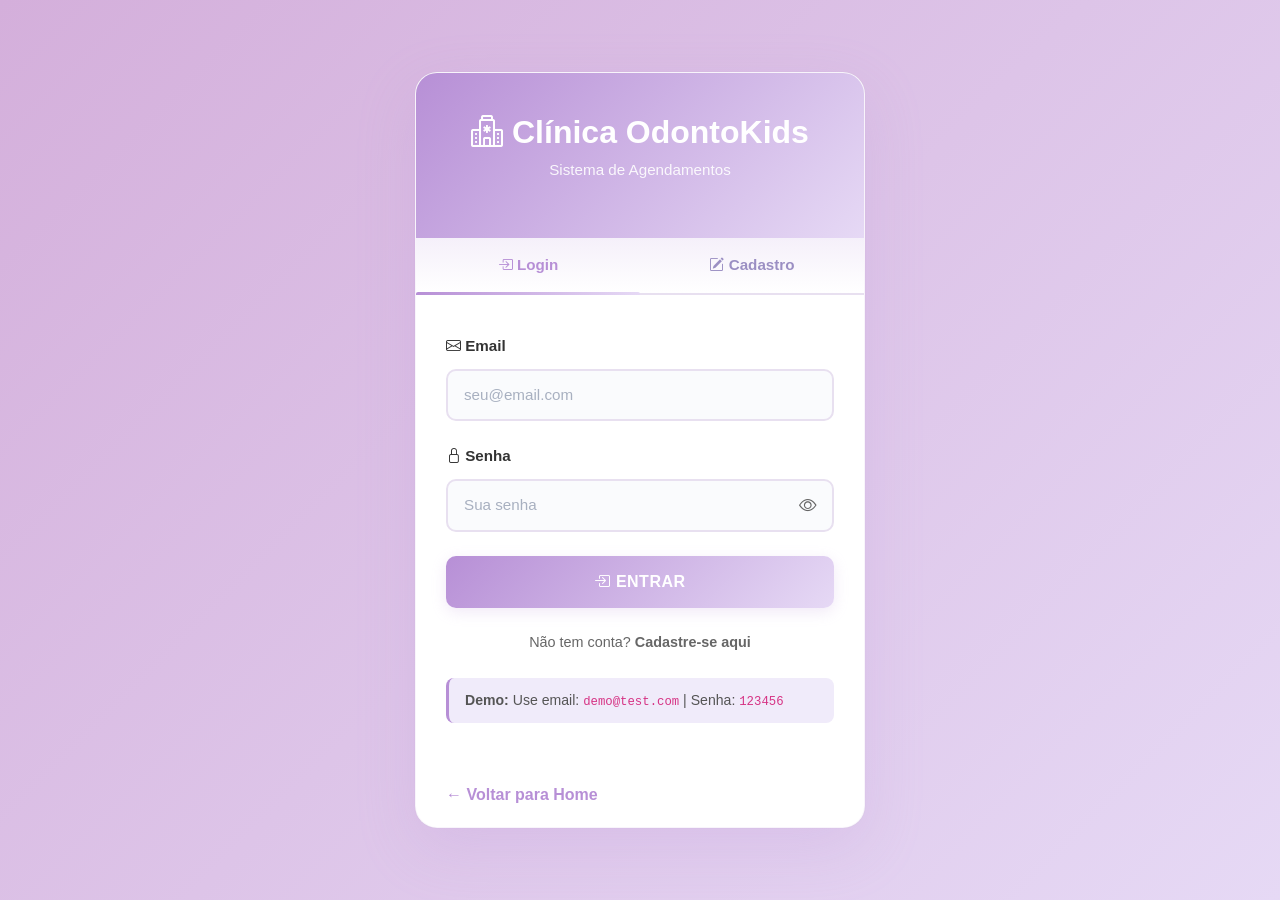
<file: pages/admin_dashboard.html>
<!DOCTYPE html>
<html lang="pt-br">
<head>
    <meta charset="UTF-8">
    <meta name="viewport" content="width=device-width, initial-scale=1.0">
    <title>Admin Dashboard - Clínica OdontoKids</title>

    <!-- Bootstrap CSS -->
    <link href="https://cdn.jsdelivr.net/npm/bootstrap@5.3.0/dist/css/bootstrap.min.css" rel="stylesheet">
    <link rel="stylesheet" href="https://cdn.jsdelivr.net/npm/bootstrap-icons@1.11.0/font/bootstrap-icons.css">

    <style>
        :root {
            --primary-color: #B78FD6;
            --secondary-color: #E6D9F5;
            --accent-color: #D4B8E8;
            --danger-color: #E8635B;
            --success-color: #6BBE66;
            --warning-color: #F5C563;
        }

        body {
            background: linear-gradient(135deg, #F5EFFA 0%, #F8F3FC 100%);
            font-family: 'Segoe UI', Tahoma, Geneva, Verdana, sans-serif;
        }

        .navbar-custom {
            background: linear-gradient(135deg, var(--primary-color) 0%, var(--secondary-color) 100%) !important;
            box-shadow: 0 4px 20px rgba(183, 143, 214, 0.2);
        }

        .dashboard-header {
            background: linear-gradient(135deg, var(--primary-color) 0%, var(--secondary-color) 100%);
            color: white;
            padding: 45px 25px;
            margin-bottom: 35px;
            border-radius: 15px;
            box-shadow: 0 8px 25px rgba(183, 143, 214, 0.2);
        }

        .dashboard-header h2 {
            font-size: 2rem;
            margin-bottom: 0.5rem;
            font-weight: 700;
        }

        .card-custom {
            border: none;
            border-radius: 14px;
            box-shadow: 0 6px 20px rgba(183, 143, 214, 0.12);
            margin-bottom: 25px;
            background: white;
            border: 1px solid rgba(183, 143, 214, 0.1);
            transition: all 0.3s ease;
        }

        .card-custom:hover {
            box-shadow: 0 12px 35px rgba(183, 143, 214, 0.18);
        }

        .btn-custom {
            background: linear-gradient(135deg, var(--primary-color) 0%, var(--secondary-color) 100%);
            border: none;
            color: white;
            font-weight: 600;
            padding: 11px 22px;
            border-radius: 50px;
            transition: all 0.3s ease;
            box-shadow: 0 4px 15px rgba(183, 143, 214, 0.2);
        }

        .btn-custom:hover {
            transform: translateY(-2px);
            box-shadow: 0 8px 25px rgba(183, 143, 214, 0.35);
            color: white;
        }

        .status-badge {
            display: inline-block;
            padding: 6px 14px;
            border-radius: 20px;
            font-size: 0.85rem;
            font-weight: 600;
            transition: all 0.3s ease;
        }

        .status-pendente {
            background: linear-gradient(135deg, var(--warning-color) 0%, #F5A962 100%);
            color: #C65400;
        }

        .status-confirmado {
            background: linear-gradient(135deg, var(--success-color) 0%, #7BC76E 100%);
            color: white;
        }

        .status-cancelado {
            background: linear-gradient(135deg, var(--danger-color) 0%, #D85350 100%);
            color: white;
        }

        .table-responsive {
            border-radius: 12px;
            overflow: hidden;
        }

        .table thead th {
            background-color: var(--primary-color);
            color: white;
            border: none;
            font-weight: 600;
        }

        .table tbody tr:hover {
            background-color: #f1f3f4;
        }

        .filter-section {
            background: white;
            padding: 20px;
            border-radius: 12px;
            margin-bottom: 20px;
            box-shadow: 0 2px 10px rgba(0, 0, 0, 0.05);
        }

        .stats-card {
            text-align: center;
            padding: 20px;
        }

        .stats-number {
            font-size: 2rem;
            font-weight: 700;
            color: var(--primary-color);
        }

        .stats-label {
            color: #666;
            font-size: 0.9rem;
        }

        .loading {
            text-align: center;
            padding: 50px;
        }

        .error-message {
            background-color: #f8d7da;
            color: #721c24;
            padding: 15px;
            border-radius: 8px;
            margin-bottom: 20px;
        }
    </style>
</head>
<body>
    <!-- NAVBAR -->
    <nav class="navbar navbar-expand-lg navbar-dark navbar-custom sticky-top">
        <div class="container">
            <a class="navbar-brand fw-bold" href="../index.html">
                <i class="bi bi-hospital" style="font-size: 1.5rem;"></i> Admin - Clínica OdontoKids
            </a>
            <button class="navbar-toggler" type="button" data-bs-toggle="collapse" data-bs-target="#navbarNav" aria-controls="navbarNav" aria-expanded="false" aria-label="Toggle navigation">
                <span class="navbar-toggler-icon"></span>
            </button>
            <div class="collapse navbar-collapse" id="navbarNav">
                <ul class="navbar-nav ms-auto">
                    <li class="nav-item">
                        <a class="nav-link" href="admin_dashboard.html">Dashboard</a>
                    </li>
                    <li class="nav-item">
                        <a class="nav-link" href="../index.html">Site</a>
                    </li>
                    <li class="nav-item">
                        <a class="nav-link" id="logoutBtn" href="#">Sair</a>
                    </li>
                </ul>
            </div>
        </div>
    </nav>

    <!-- DASHBOARD HEADER -->
    <div class="dashboard-header">
        <div class="container">
            <h1><i class="bi bi-tools"></i> Painel Administrativo</h1>
            <p>Gerencie todos os agendamentos da clínica</p>
        </div>
    </div>

    <!-- MAIN CONTENT -->
    <div class="container">
        <!-- STATS CARDS -->
        <div class="row mb-4" id="statsContainer">
            <div class="col-md-3">
                <div class="card card-custom stats-card">
                    <div class="stats-number" id="totalAgendamentos">0</div>
                    <div class="stats-label">Total de Agendamentos</div>
                </div>
            </div>
            <div class="col-md-3">
                <div class="card card-custom stats-card">
                    <div class="stats-number text-warning" id="pendentes">0</div>
                    <div class="stats-label">Pendentes</div>
                </div>
            </div>
            <div class="col-md-3">
                <div class="card card-custom stats-card">
                    <div class="stats-number text-success" id="confirmados">0</div>
                    <div class="stats-label">Confirmados</div>
                </div>
            </div>
            <div class="col-md-3">
                <div class="card card-custom stats-card">
                    <div class="stats-number text-danger" id="cancelados">0</div>
                    <div class="stats-label">Cancelados</div>
                </div>
            </div>
        </div>

        <!-- FILTERS -->
        <div class="filter-section">
            <h5><i class="bi bi-funnel"></i> Filtros</h5>
            <div class="row">
                <div class="col-md-3">
                    <label for="filtroData" class="form-label">Data</label>
                    <input type="date" class="form-control" id="filtroData">
                </div>
                <div class="col-md-3">
                    <label for="filtroServico" class="form-label">Serviço</label>
                    <select class="form-select" id="filtroServico">
                        <option value="">Todos</option>
                    </select>
                </div>
                <div class="col-md-3">
                    <label for="filtroStatus" class="form-label">Status</label>
                    <select class="form-select" id="filtroStatus">
                        <option value="">Todos</option>
                        <option value="pendente">Pendente</option>
                        <option value="confirmado">Confirmado</option>
                        <option value="cancelado">Cancelado</option>
                    </select>
                </div>
                <div class="col-md-3 d-flex align-items-end">
                    <button class="btn btn-custom me-2" id="aplicarFiltros">Aplicar Filtros</button>
                    <button class="btn btn-outline-secondary" id="limparFiltros">Limpar</button>
                </div>
            </div>
        </div>

        <!-- AGENDAMENTOS TABLE -->
        <div class="card card-custom">
            <div class="card-header">
                <h5 class="mb-0"><i class="bi bi-calendar-check"></i> Todos os Agendamentos</h5>
            </div>
            <div class="card-body">
                <div id="loading" class="loading">
                    <div class="spinner-border text-primary" role="status">
                        <span class="visually-hidden">Carregando...</span>
                    </div>
                    <p>Carregando agendamentos...</p>
                </div>

                <div id="errorContainer" class="error-message" style="display: none;"></div>

                <div class="table-responsive" id="tableContainer" style="display: none;">
                    <table class="table table-hover" id="agendamentosTable">
                        <thead>
                            <tr>
                                <th>Data/Hora</th>
                                <th>Criança</th>
                                <th>Idade</th>
                                <th>Serviço</th>
                                <th>Responsável</th>
                                <th>Contato</th>
                                <th>Status</th>
                                <th>Ações</th>
                            </tr>
                        </thead>
                        <tbody id="agendamentosBody">
                            <!-- Dados serão inseridos aqui -->
                        </tbody>
                    </table>
                </div>

                <div id="noResults" class="text-center py-5" style="display: none;">
                    <h5>Nenhum agendamento encontrado</h5>
                    <p>Não há agendamentos que correspondam aos filtros aplicados.</p>
                </div>
            </div>
        </div>
    </div>

    <!-- MODAL PARA DETALHES -->
    <div class="modal fade" id="detalhesModal" tabindex="-1">
        <div class="modal-dialog modal-lg">
            <div class="modal-content">
                <div class="modal-header">
                    <h5 class="modal-title">Detalhes do Agendamento</h5>
                    <button type="button" class="btn-close" data-bs-dismiss="modal"></button>
                </div>
                <div class="modal-body" id="detalhesContent">
                    <!-- Conteúdo será inserido aqui -->
                </div>
                <div class="modal-footer">
                    <button type="button" class="btn btn-secondary" data-bs-dismiss="modal">Fechar</button>
                    <button type="button" class="btn btn-success" id="confirmarBtn">Confirmar</button>
                    <button type="button" class="btn btn-danger" id="cancelarBtn">Cancelar</button>
                </div>
            </div>
        </div>
    </div>

    <!-- Bootstrap JS -->
    <script src="https://cdn.jsdelivr.net/npm/bootstrap@5.3.0/dist/js/bootstrap.min.js"></script>

    <script>
        let todosAgendamentos = [];
        let agendamentoAtual = null;

        // Verificar autenticação e se é admin
        async function verificarAdmin() {
            try {
                const response = await fetch('../api/verificar_autenticacao.php');
                const data = await response.json();

                if (!data.autenticado) {
                    window.location.href = 'auth.html';
                    return false;
                }

                if (!data.is_admin) {
                    alert('Acesso negado. Apenas administradores podem acessar esta página.');
                    window.location.href = '../index.html';
                    return false;
                }

                return true;
            } catch (error) {
                console.error('Erro ao verificar autenticação:', error);
                window.location.href = 'auth.html';
                return false;
            }
        }

        // Carregar agendamentos
        async function carregarAgendamentos() {
            try {
                document.getElementById('loading').style.display = 'block';
                document.getElementById('tableContainer').style.display = 'none';
                document.getElementById('errorContainer').style.display = 'none';

                const response = await fetch('../api/admin_agendamentos.php');
                const data = await response.json();

                console.log('Dados recebidos do servidor:', data);

                if (data.sucesso || (data.agendamentos && Array.isArray(data.agendamentos))) {
                    todosAgendamentos = data.agendamentos || [];
                    atualizarEstatisticas(todosAgendamentos);
                    preencherFiltros(data.servicos || []);
                    renderizarTabela(todosAgendamentos);
                } else {
                    mostrarErro(data.erro || 'Erro ao carregar agendamentos');
                }
            } catch (error) {
                console.error('Erro ao carregar agendamentos:', error);
                mostrarErro('Erro ao conectar com o servidor: ' + error.message);
            } finally {
                document.getElementById('loading').style.display = 'none';
            }
        }

        // Atualizar estatísticas
        function atualizarEstatisticas(agendamentos) {
            const total = agendamentos.length;
            const pendentes = agendamentos.filter(a => (a.status || 'pendente') === 'pendente').length;
            const confirmados = agendamentos.filter(a => a.status === 'confirmado').length;
            const cancelados = agendamentos.filter(a => a.status === 'cancelado').length;

            document.getElementById('totalAgendamentos').textContent = total;
            document.getElementById('pendentes').textContent = pendentes;
            document.getElementById('confirmados').textContent = confirmados;
            document.getElementById('cancelados').textContent = cancelados;
        }

        // Preencher filtros
        function preencherFiltros(servicos) {
            const select = document.getElementById('filtroServico');
            select.innerHTML = '<option value="">Todos</option>';

            servicos.forEach(servico => {
                const option = document.createElement('option');
                option.value = servico;
                option.textContent = servico.charAt(0).toUpperCase() + servico.slice(1);
                select.appendChild(option);
            });
        }

        // Renderizar tabela
        function renderizarTabela(agendamentos) {
            const tbody = document.getElementById('agendamentosBody');
            tbody.innerHTML = '';

            console.log('Renderizando tabela com', agendamentos?.length || 0, 'agendamentos');

            if (!agendamentos || agendamentos.length === 0) {
                console.log('Nenhum agendamento para renderizar');
                document.getElementById('tableContainer').style.display = 'none';
                document.getElementById('noResults').style.display = 'block';
                return;
            }

            document.getElementById('noResults').style.display = 'none';
            document.getElementById('tableContainer').style.display = 'block';

            try {
                agendamentos.forEach(agendamento => {
                    const tr = document.createElement('tr');

                    // Validar dados do agendamento
                    if (!agendamento) {
                        console.warn('Agendamento inválido:', agendamento);
                        return;
                    }

                    const status = agendamento.status || 'pendente';
                    const statusClass = `status-${status}`;

                    // Garantir que as datas estão formatadas
                    const dataFormatada = agendamento.dataAgendada ? formatarData(agendamento.dataAgendada) : 'Data inválida';
                    const horaAgendada = agendamento.horaAgendada || 'Hora não definida';
                    const nomeCrianca = agendamento.nomeCrianca || 'Sem nome';
                    const idade = agendamento.idade || '0';
                    const servico = agendamento.servico || 'Serviço não definido';
                    const nomeResponsavel = agendamento.nome || 'Sem nome';
                    const email = agendamento.email || 'Sem email';
                    const telefone = agendamento.telefone || 'Sem telefone';
                    const idAgendamento = agendamento.id || 'sem-id';

                    tr.innerHTML = `
                        <td>
                            <strong>${dataFormatada}</strong><br>
                            <small class="text-muted">${horaAgendada}</small>
                        </td>
                        <td>
                            <strong>${nomeCrianca}</strong><br>
                            <small class="text-muted">${idade} anos</small>
                        </td>
                        <td>${idade}</td>
                        <td>${servico.charAt(0).toUpperCase() + servico.slice(1)}</td>
                        <td>
                            <strong>${nomeResponsavel}</strong><br>
                            <small class="text-muted">${email}</small>
                        </td>
                        <td>${telefone}</td>
                        <td>
                            <span class="status-badge ${statusClass}">${status.charAt(0).toUpperCase() + status.slice(1)}</span>
                        </td>
                        <td>
                            <button class="btn btn-sm btn-outline-primary me-1" onclick="verDetalhes('${idAgendamento}')">
                                <i class="bi bi-eye"></i> Ver
                            </button>
                            <button class="btn btn-sm btn-success me-1" onclick="alterarStatus('${idAgendamento}', 'confirmado')" ${status === 'confirmado' ? 'disabled' : ''}>
                                <i class="bi bi-check2"></i> Confirmar
                            </button>
                            <button class="btn btn-sm btn-danger" onclick="alterarStatus('${idAgendamento}', 'cancelado')" ${status === 'cancelado' ? 'disabled' : ''}>
                                <i class="bi bi-x-lg"></i> Cancelar
                            </button>
                        </td>
                    `;

                    tbody.appendChild(tr);
                });

                console.log('Tabela renderizada com sucesso');
            } catch (error) {
                console.error('Erro ao renderizar tabela:', error);
                mostrarErro('Erro ao renderizar tabela: ' + error.message);
            }
        }

        // Formatar data
        function formatarData(data) {
            const d = new Date(data + 'T00:00:00');
            return d.toLocaleDateString('pt-BR');
        }

        // Ver detalhes
        function verDetalhes(id) {
            console.log('Buscando detalhes do agendamento:', id);
            
            const agendamento = todosAgendamentos.find(a => a.id == id);
            
            console.log('Agendamento encontrado:', agendamento);

            if (!agendamento) {
                alert('Agendamento não encontrado');
                return;
            }

            agendamentoAtual = agendamento;

            const content = document.getElementById('detalhesContent');
            const status = agendamento.status || 'pendente';

            content.innerHTML = `
                <div class="row">
                    <div class="col-md-6">
                        <h6><i class="bi bi-calendar-event"></i> Data e Hora</h6>
                        <p>${formatarData(agendamento.dataAgendada)} às ${agendamento.horaAgendada}</p>

                        <h6><i class="bi bi-person"></i> Dados da Criança</h6>
                        <p><strong>Nome:</strong> ${agendamento.nomeCrianca}</p>
                        <p><strong>Idade:</strong> ${agendamento.idade} anos</p>

                        <h6><i class="bi bi-hospital"></i> Serviço</h6>
                        <p>${agendamento.servico.charAt(0).toUpperCase() + agendamento.servico.slice(1)}</p>
                    </div>
                    <div class="col-md-6">
                        <h6><i class="bi bi-people"></i> Responsável</h6>
                        <p><strong>Nome:</strong> ${agendamento.nome}</p>
                        <p><strong>Email:</strong> ${agendamento.email}</p>
                        <p><strong>Telefone:</strong> ${agendamento.telefone}</p>

                        <h6><i class="bi bi-info-circle"></i> Status</h6>
                        <p><span class="status-badge status-${status}">${status.charAt(0).toUpperCase() + status.slice(1)}</span></p>

                        ${agendamento.observacoes ? `
                        <h6><i class="bi bi-chat-left-text"></i> Observações</h6>
                        <p>${agendamento.observacoes}</p>
                        ` : ''}
                    </div>
                </div>
            `;

            // Atualizar botões do modal
            document.getElementById('confirmarBtn').style.display = status === 'confirmado' ? 'none' : 'inline-block';
            document.getElementById('cancelarBtn').style.display = status === 'cancelado' ? 'none' : 'inline-block';

            new bootstrap.Modal(document.getElementById('detalhesModal')).show();
        }

        // Alterar status
        async function alterarStatus(id, novoStatus) {
            if (!confirm(`Tem certeza que deseja ${novoStatus === 'confirmado' ? 'confirmar' : 'cancelar'} este agendamento?`)) {
                return;
            }

            try {
                const response = await fetch('../api/alterar_status_agendamento.php', {
                    method: 'POST',
                    headers: {
                        'Content-Type': 'application/json'
                    },
                    body: JSON.stringify({
                        id: id,
                        status: novoStatus
                    })
                });

                const data = await response.json();

                if (data.sucesso) {
                    // Recarregar agendamentos
                    await carregarAgendamentos();
                    alert(`Agendamento ${novoStatus === 'confirmado' ? 'confirmado' : 'cancelado'} com sucesso!`);
                } else {
                    alert('Erro: ' + data.erro);
                }
            } catch (error) {
                console.error('Erro:', error);
                alert('Erro ao alterar status do agendamento');
            }
        }

        // Aplicar filtros
        function aplicarFiltros() {
            const data = document.getElementById('filtroData').value;
            const servico = document.getElementById('filtroServico').value;
            const status = document.getElementById('filtroStatus').value;

            let filtrados = todosAgendamentos;

            if (data) {
                filtrados = filtrados.filter(a => a.dataAgendada === data);
            }

            if (servico) {
                filtrados = filtrados.filter(a => a.servico.toLowerCase() === servico.toLowerCase());
            }

            if (status) {
                filtrados = filtrados.filter(a => (a.status || 'pendente') === status);
            }

            atualizarEstatisticas(filtrados);
            renderizarTabela(filtrados);
        }

        // Limpar filtros
        function limparFiltros() {
            document.getElementById('filtroData').value = '';
            document.getElementById('filtroServico').value = '';
            document.getElementById('filtroStatus').value = '';
            atualizarEstatisticas(todosAgendamentos);
            renderizarTabela(todosAgendamentos);
        }

        // Mostrar erro
        function mostrarErro(mensagem) {
            document.getElementById('errorContainer').textContent = mensagem;
            document.getElementById('errorContainer').style.display = 'block';
        }

        // Logout
        document.getElementById('logoutBtn').addEventListener('click', function(e) {
            e.preventDefault();
            if (confirm('Tem certeza que deseja sair?')) {
                fetch('../api/processar_auth.php', {
                    method: 'POST',
                    headers: { 'Content-Type': 'application/json' },
                    body: JSON.stringify({ acao: 'logout' })
                }).then(() => {
                    window.location.href = '../index.html';
                });
            }
        });

        // Eventos dos botões do modal
        document.getElementById('confirmarBtn').addEventListener('click', function() {
            if (agendamentoAtual) {
                alterarStatus(agendamentoAtual.id, 'confirmado');
                bootstrap.Modal.getInstance(document.getElementById('detalhesModal')).hide();
            }
        });

        document.getElementById('cancelarBtn').addEventListener('click', function() {
            if (agendamentoAtual) {
                alterarStatus(agendamentoAtual.id, 'cancelado');
                bootstrap.Modal.getInstance(document.getElementById('detalhesModal')).hide();
            }
        });

        // Eventos dos filtros
        document.getElementById('aplicarFiltros').addEventListener('click', aplicarFiltros);
        document.getElementById('limparFiltros').addEventListener('click', limparFiltros);

        // Inicializar
        document.addEventListener('DOMContentLoaded', async function() {
            if (await verificarAdmin()) {
                await carregarAgendamentos();
            }
        });
    </script>
</body>
</html>
</file>
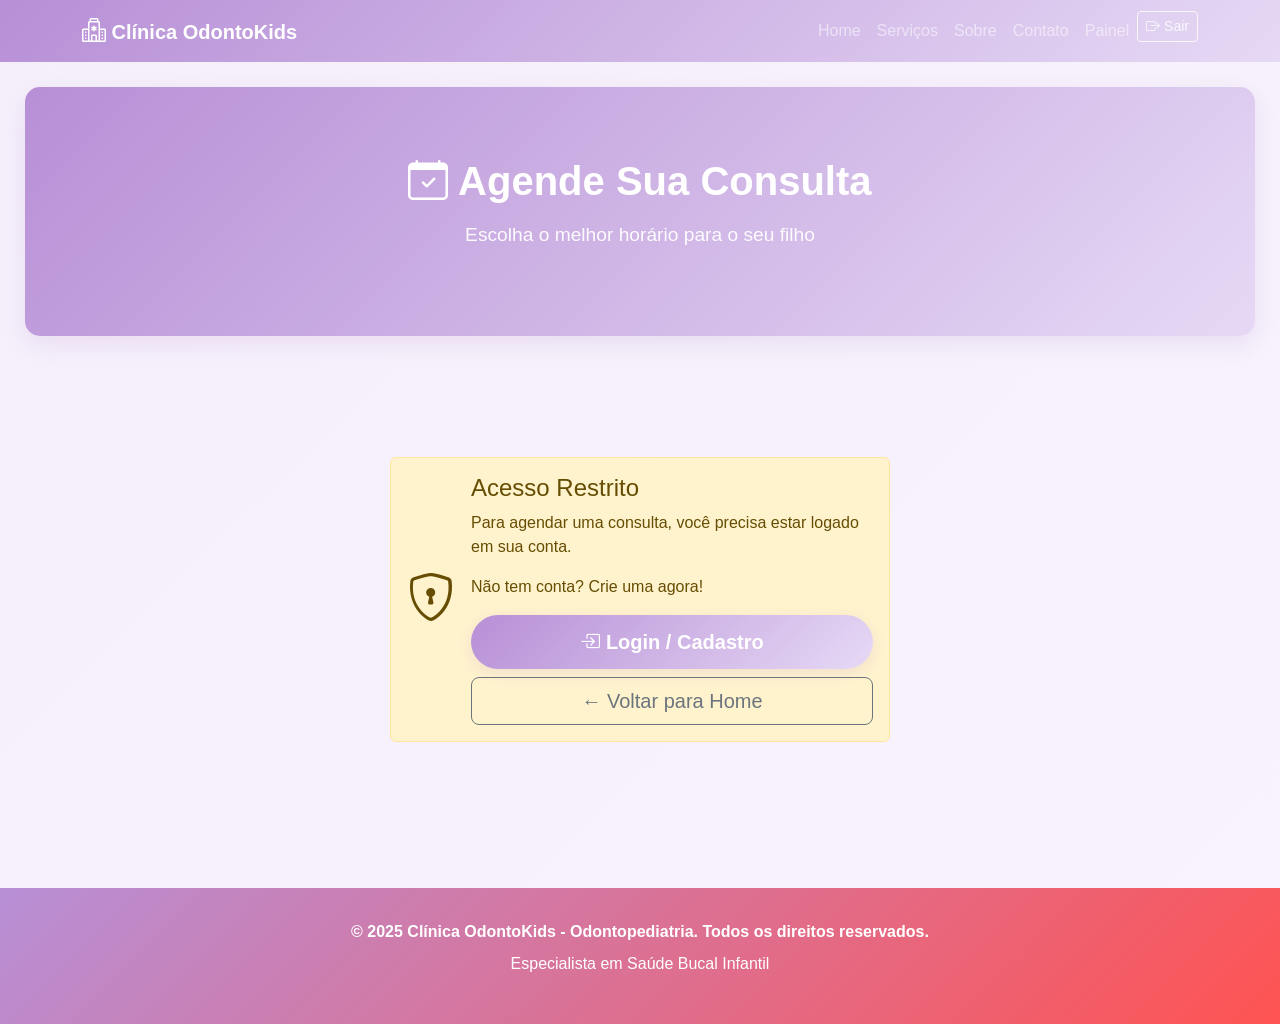
<file: pages/agendamentos.html>
<!DOCTYPE html>
<html lang="pt-br">
<head>
    <meta charset="UTF-8">
    <meta name="viewport" content="width=device-width, initial-scale=1.0">
    <title>Agendar Consulta - Clínica OdontoKids</title>

    <!-- Bootstrap CSS -->
    <link href="https://cdn.jsdelivr.net/npm/bootstrap@5.3.0/dist/css/bootstrap.min.css" rel="stylesheet">
    <link rel="stylesheet" href="https://cdn.jsdelivr.net/npm/bootstrap-icons@1.11.0/font/bootstrap-icons.css">
    
    <style>
        :root {
            --primary-color: #B78FD6;
            --secondary-color: #E6D9F5;
            --accent-color: #D4B8E8;
        }
        
        .navbar-custom {
            background: linear-gradient(135deg, var(--primary-color) 0%, var(--secondary-color) 100%) !important;
        }
        
        .btn-custom {
            background: linear-gradient(135deg, var(--primary-color) 0%, var(--secondary-color) 100%);
            border: none;
            color: white;
            font-weight: 600;
            padding: 12px 30px;
            border-radius: 50px;
            transition: all 0.3s ease;
            box-shadow: 0 4px 15px rgba(183, 143, 214, 0.2);
        }
        
        .btn-custom:hover {
            transform: translateY(-2px);
            box-shadow: 0 8px 25px rgba(183, 143, 214, 0.35);
            color: white;
        }

        body {
            background: linear-gradient(135deg, #F5EFFA 0%, #F8F3FC 100%);
            font-family: 'Segoe UI', Tahoma, Geneva, Verdana, sans-serif;
        }

        .page-header {
            background: linear-gradient(135deg, var(--primary-color) 0%, var(--secondary-color) 100%);
            color: white;
            padding: 70px 25px;
            text-align: center;
            margin-bottom: 45px;
            border-radius: 15px;
            box-shadow: 0 8px 25px rgba(183, 143, 214, 0.2);
            margin: 25px;
        }

        .page-header h1 {
            font-size: 2.5rem;
            font-weight: 700;
            margin-bottom: 1rem;
        }

        .page-header p {
            font-size: 1.2rem;
            opacity: 0.95;
        }

        .card-custom {
            border: none;
            border-radius: 14px;
            box-shadow: 0 6px 20px rgba(183, 143, 214, 0.12);
            background: white;
            border: 1px solid rgba(183, 143, 214, 0.1);
            transition: all 0.3s ease;
        }

        .card-custom:hover {
            box-shadow: 0 12px 35px rgba(183, 143, 214, 0.18);
        }

        .form-control, .form-select {
            border: 2px solid #E8E0F0;
            border-radius: 10px;
            padding: 12px 16px;
            transition: all 0.3s ease;
            font-size: 1rem;
            background: #FAFBFD;
        }

        .form-control:focus, .form-select:focus {
            border-color: var(--primary-color);
            background: #FFFFFF;
            box-shadow: 0 0 0 4px rgba(183, 143, 214, 0.1);
        }

        .form-label {
            color: #2D3436;
            margin-bottom: 0.8rem;
            font-weight: 600;
            font-size: 0.95rem;
        }

        .form-check-input:checked {
            background-color: var(--primary-color);
            border-color: var(--primary-color);
        }

        .form-check-input:focus {
            border-color: var(--primary-color);
            box-shadow: 0 0 0 0.25rem rgba(255, 107, 157, 0.25);
        }

        .info-item {
            display: flex;
            align-items: center;
            margin-bottom: 1.5rem;
            padding: 1rem;
            background: white;
            border-radius: 8px;
            box-shadow: 0 2px 8px rgba(0,0,0,0.08);
        }

        .info-item-icon {
            font-size: 2rem;
            margin-right: 1rem;
            min-width: 50px;
            text-align: center;
        }

        .info-item-text h6 {
            color: var(--primary-color);
            font-weight: 700;
            margin-bottom: 0.3rem;
        }

        .info-item-text p {
            margin: 0;
            font-size: 0.9rem;
            color: #666;
        }

        .footer-custom {
            background: linear-gradient(135deg, var(--primary-color) 0%, #FF5352 100%);
            color: white;
            padding: 2rem;
            margin-top: 3rem;
            text-align: center;
        }

        .voltar-link {
            display: inline-block;
            margin-bottom: 2rem;
            color: var(--primary-color);
            text-decoration: none;
            font-weight: 600;
            transition: all 0.3s ease;
        }

        .voltar-link:hover {
            color: var(--secondary-color);
            transform: translateX(-5px);
        }
    </style>
</head>
<body>
    <!-- NAVBAR -->
    <nav class="navbar navbar-expand-lg navbar-dark navbar-custom sticky-top">
        <div class="container">
            <a class="navbar-brand fw-bold" href="../index.html">
                <i class="bi bi-hospital" style="font-size: 1.5rem;"></i> Clínica OdontoKids
            </a>
            <button class="navbar-toggler" type="button" data-bs-toggle="collapse" data-bs-target="#navbarNav" aria-controls="navbarNav" aria-expanded="false" aria-label="Toggle navigation">
                <span class="navbar-toggler-icon"></span>
            </button>
            <div class="collapse navbar-collapse" id="navbarNav">
                <ul class="navbar-nav ms-auto">
                    <li class="nav-item">
                        <a class="nav-link" href="../index.html#home">Home</a>
                    </li>
                    <li class="nav-item">
                        <a class="nav-link" href="../index.html#servicos">Serviços</a>
                    </li>
                    <li class="nav-item">
                        <a class="nav-link" href="../index.html#sobre">Sobre</a>
                    </li>
                    <li class="nav-item">
                        <a class="nav-link" href="../index.html#contato">Contato</a>
                    </li>
                    <li class="nav-item">
                        <a class="nav-link" href="dashboard.html">Painel</a>
                    </li>
                    <li class="nav-item">
                        <button class="btn btn-outline-light btn-sm" onclick="fazerLogout()">
                            <i class="bi bi-box-arrow-right"></i> Sair
                        </button>
                    </li>
                </ul>
            </div>
        </div>
    </nav>

    <!-- PAGE HEADER -->
    <div class="page-header">
        <div class="container">
            <h1><i class="bi bi-calendar-check"></i> Agende Sua Consulta</h1>
            <p>Escolha o melhor horário para o seu filho</p>
        </div>
    </div>

    <!-- MAIN CONTENT -->
    <div class="container py-5">
        <div class="row justify-content-center">
            <!-- FORMULÁRIO -->
            <div class="col-lg-8">
                <div class="card card-custom mb-5">
                    <div class="card-body p-5">
                        <h3 class="mb-4" style="color: var(--primary-color); font-weight: 700;">Preencha seus dados</h3>
                        
                        <form id="formularioAgendamento">
                            <!-- LINHA 1: Nome e Email -->
                            <div class="row">
                                <div class="col-md-6 mb-3">
                                    <label for="nome" class="form-label">Nome do Responsável *</label>
                                    <input type="text" class="form-control" id="nome" placeholder="Seu nome completo" required>
                                </div>
                                <div class="col-md-6 mb-3">
                                    <label for="email" class="form-label">Email *</label>
                                    <input type="email" class="form-control" id="email" placeholder="seu@email.com" required>
                                </div>
                            </div>

                            <!-- LINHA 2: Telefone -->
                            <div class="mb-3">
                                <label for="telefone" class="form-label">Telefone/WhatsApp *</label>
                                <input type="tel" class="form-control" id="telefone" placeholder="(00) 00000-0000" required>
                            </div>

                            <!-- LINHA 3: Nome e Idade da Criança -->
                            <div class="row">
                                <div class="col-md-6 mb-3">
                                    <label for="nomeCrianca" class="form-label">Nome da Criança *</label>
                                    <input type="text" class="form-control" id="nomeCrianca" placeholder="Nome da criança" required>
                                </div>
                                <div class="col-md-6 mb-3">
                                    <label for="idade" class="form-label">Idade da Criança *</label>
                                    <input type="number" class="form-control" id="idade" placeholder="Idade em anos" min="0" max="18" required>
                                </div>
                            </div>

                            <!-- LINHA 4: Serviço -->
                            <div class="mb-3">
                                <label for="servico" class="form-label">Serviço Desejado *</label>
                                <select class="form-select" id="servico" required>
                                    <option selected disabled>Selecione um serviço</option>
                                    <option value="limpeza">Limpeza Infantil</option>
                                    <option value="fluoretacao">Fluoretação</option>
                                    <option value="carie">Tratamento de Cárie</option>
                                    <option value="selante">Selante Dentário</option>
                                    <option value="aparelho">Aparelho Infantil</option>
                                    <option value="higiene">Orientação de Higiene</option>
                                    <option value="avaliacao">Avaliação Inicial</option>
                                </select>
                            </div>

                            <!-- LINHA 5: Data e Hora -->
                            <div class="row">
                                <div class="col-md-6 mb-3">
                                    <label for="data" class="form-label">Data Preferida *</label>
                                    <input type="date" class="form-control" id="data" required>
                                </div>
                                <div class="col-md-6 mb-3">
                                    <label for="hora" class="form-label">Hora Preferida *</label>
                                    <select class="form-select" id="hora" required>
                                        <option selected disabled>Selecione um horário</option>
                                        <option value="10:00">10:00 AM</option>
                                        <option value="10:30">10:30 AM</option>
                                        <option value="11:00">11:00 AM</option>
                                        <option value="11:30">11:30 AM</option>
                                        <option value="14:00">14:00 (2:00 PM)</option>
                                        <option value="14:30">14:30 (2:30 PM)</option>
                                        <option value="15:00">15:00 (3:00 PM)</option>
                                        <option value="15:30">15:30 (3:30 PM)</option>
                                        <option value="16:00">16:00 (4:00 PM)</option>
                                        <option value="16:30">16:30 (4:30 PM)</option>
                                        <option value="17:00">17:00 (5:00 PM)</option>
                                    </select>
                                </div>
                            </div>

                            <!-- LINHA 6: Observações -->
                            <div class="mb-3">
                                <label for="observacoes" class="form-label">Observações (Opcional)</label>
                                <textarea class="form-control" id="observacoes" rows="3" placeholder="Alguma informação importante? Primeira vez? Algum medo?"></textarea>
                            </div>

                            <!-- LINHA 7: Checkbox -->
                            <div class="mb-4 form-check">
                                <input type="checkbox" class="form-check-input" id="termos" required>
                                <label class="form-check-label" for="termos">
                                    Concordo em receber confirmação por WhatsApp/Email
                                </label>
                            </div>

                            <!-- BOTÕES -->
                            <div class="d-grid gap-2 d-md-flex justify-content-md-between">
                                <button type="submit" class="btn btn-custom btn-lg">
                                    <i class="bi bi-check2-circle"></i> Confirmar Agendamento
                                </button>
                                <button type="reset" class="btn btn-outline-secondary btn-lg">
                                    <i class="bi bi-arrow-clockwise"></i> Limpar Formulário
                                </button>
                            </div>

                            <!-- MENSAGEM DE SUCESSO -->
                            <div id="mensagemSucesso" class="alert alert-success mt-4" role="alert" style="display: none;">
                                <div class="d-flex align-items-center">
                                    <div style="font-size: 2rem; margin-right: 1rem;"><i class="bi bi-check-circle"></i></div>
                                    <div>
                                        <strong>Sucesso!</strong> Seu agendamento foi recebido! Entraremos em contato em breve para confirmar.
                                    </div>
                                </div>
                            </div>
                        </form>
                    </div>
                </div>

                <!-- INFORMAÇÕES IMPORTANTES -->
                <div class="card card-custom">
                    <div class="card-body p-4">
                        <h5 style="color: var(--primary-color); font-weight: 700; margin-bottom: 1.5rem;"><i class="bi bi-info-circle"></i> Informações Importantes</h5>

                        <div class="info-item">
                            <div class="info-item-icon"><i class="bi bi-stopwatch"></i></div>
                            <div class="info-item-text">
                                <h6>Duração da Consulta</h6>
                                <p>Primeira consulta dura em média 40-50 minutos</p>
                            </div>
                        </div>

                        <div class="info-item">
                            <div class="info-item-icon"><i class="bi bi-file-earmark-text"></i></div>
                            <div class="info-item-text">
                                <h6>Documentos Necessários</h6>
                                <p>Trazer documento de identidade e comprovante de endereço</p>
                            </div>
                        </div>

                        <div class="info-item">
                            <div class="info-item-icon"><i class="bi bi-clock-history"></i></div>
                            <div class="info-item-text">
                                <h6>Chegada Antecipada</h6>
                                <p>Chegar 10 minutos antes do horário agendado</p>
                            </div>
                        </div>

                        <div class="info-item">
                            <div class="info-item-icon"><i class="bi bi-people"></i></div>
                            <div class="info-item-text">
                                <h6>Acompanhamento</h6>
                                <p>Responsável deve acompanhar a criança durante toda consulta</p>
                            </div>
                        </div>

                        <div class="info-item">
                            <div class="info-item-icon"><i class="bi bi-telephone"></i></div>
                            <div class="info-item-text">
                                <h6>Dúvidas?</h6>
                                <p>Entre em contato: <strong>(00) 00000-0000</strong></p>
                            </div>
                        </div>
                    </div>
                </div>

                <!-- VOLTAR -->
                <div class="text-center mt-4">
                    <a href="../index.html" class="voltar-link">← Voltar para Home</a>
                </div>
            </div>
        </div>
    </div>

    <!-- FOOTER -->
    <footer class="footer-custom">
        <div class="container">
            <p class="mb-2"><strong>&copy; 2025 Clínica OdontoKids - Odontopediatria. Todos os direitos reservados.</strong></p>
            <p>Especialista em Saúde Bucal Infantil</p>
        </div>
    </footer>

    <!-- Bootstrap JS -->
    <script src="https://cdn.jsdelivr.net/npm/bootstrap@5.3.0/dist/js/bootstrap.bundle.min.js"></script>
    
    <script>
        function formatarTelefone(evento) {
            let valor = evento.target.value.replace(/\D/g, '');
            if (valor.length > 11) valor = valor.slice(0, 11);
            if (valor.length > 7) {
                valor = `(${valor.slice(0, 2)}) ${valor.slice(2, 7)}-${valor.slice(7)}`;
            } else if (valor.length > 2) {
                valor = `(${valor.slice(0, 2)}) ${valor.slice(2)}`;
            } else if (valor.length > 0) {
                valor = `(${valor}`;
            }
            evento.target.value = valor;
        }

        // ===== VERIFICAR AUTENTICAÇÃO AO CARREGAR A PÁGINA =====
        async function verificarAutenticacao() {
            try {
                const response = await fetch('../api/verificar_autenticacao.php');
                const data = await response.json();

                if (!data.autenticado) {
                    // Usuário não está logado
                    mostrarModalLogin();
                    return false;
                } else {
                    // Usuário está logado, pré-preencher formulário
                    preencherDadosUsuario(data.usuario);
                    if (data.csrf_token) {
                        localStorage.setItem('csrf_token', data.csrf_token);
                    }
                    return true;
                }
            } catch (error) {
                console.error('Erro ao verificar autenticação:', error);
                mostrarModalLogin();
                return false;
            }
        }

        // ===== PRÉ-PREENCHER DADOS DO USUÁRIO =====
        function preencherDadosUsuario(usuario) {
            document.getElementById('nome').value = usuario.nome;
            document.getElementById('email').value = usuario.email;
            
            // Desabilitar edição de email e nome do usuário logado
            document.getElementById('nome').readOnly = true;
            document.getElementById('email').readOnly = true;
            
            // Adicionar visual de campo desabilidado
            document.getElementById('nome').style.backgroundColor = '#f5f5f5';
            document.getElementById('email').style.backgroundColor = '#f5f5f5';
        }

        // ===== ADICIONAR FORMATAÇÃO DE TELEFONE AO CAMPO =====
        const campTelefone = document.getElementById('telefone');
        if (campTelefone) {
            campTelefone.addEventListener('input', formatarTelefone);
        }

        // ===== MOSTRAR MODAL DE LOGIN =====
        function mostrarModalLogin() {
            // Ocultar o formulário
            document.getElementById('formularioAgendamento').style.display = 'none';
            document.querySelector('.info-item').parentElement.style.display = 'none';
            
            // Criar e mostrar modal
            const modalHTML = `
                <div class="alert alert-warning mt-5" role="alert" style="max-width: 500px; margin: 50px auto;">
                    <div class="d-flex align-items-center">
                        <div style="font-size: 3rem; margin-right: 1rem;"><i class="bi bi-shield-lock"></i></div>
                        <div>
                            <h4 class="alert-heading">Acesso Restrito</h4>
                            <p class="mb-3">Para agendar uma consulta, você precisa estar logado em sua conta.</p>
                            <p class="mb-3">Não tem conta? Crie uma agora!</p>
                            <div class="d-grid gap-2">
                                <a href="auth.html?referrer=agendamentos" class="btn btn-custom btn-lg">
                                    <i class="bi bi-box-arrow-in-right"></i> Login / Cadastro
                                </a>
                                <a href="../index.html" class="btn btn-outline-secondary btn-lg">
                                    ← Voltar para Home
                                </a>
                            </div>
                        </div>
                    </div>
                </div>
            `;
            
            const container = document.querySelector('.container.py-5');
            const row = container.querySelector('.row');
            row.innerHTML = modalHTML;
        }

        // ===== EXECUTAR VERIFICAÇÃO AO CARREGAR =====
        document.addEventListener('DOMContentLoaded', function() {
            verificarAutenticacao();
        });

        // ===== OBTER CSRF TOKEN (definido pelo servidor em verificarAutenticacao) =====
        function obterCSRFToken() {
            return localStorage.getItem('csrf_token') || '';
        }

        // Fazer a data mínima ser hoje
        const inputData = document.getElementById('data');
        const hoje = new Date().toISOString().split('T')[0];
        inputData.setAttribute('min', hoje);

        // ===== FORMULÁRIO DE AGENDAMENTO =====
        document.getElementById('formularioAgendamento').addEventListener('submit', function(e) {
            e.preventDefault();

            // Desabilitar botão de submit
            const btnSubmit = document.querySelector('button[type="submit"]');
            const btnText = btnSubmit.innerHTML;
            btnSubmit.disabled = true;
            btnSubmit.innerHTML = 'Enviando...';

            // Coletar dados
            const dados = {
                nome: document.getElementById('nome').value.trim(),
                email: document.getElementById('email').value.trim(),
                telefone: document.getElementById('telefone').value.trim().replace(/\D/g, ''),
                nomeCrianca: document.getElementById('nomeCrianca').value.trim(),
                idade: document.getElementById('idade').value,
                servico: document.getElementById('servico').value.trim(),
                data: document.getElementById('data').value,
                hora: document.getElementById('hora').value,
                observacoes: document.getElementById('observacoes').value.trim(),
                csrf_token: obterCSRFToken()
            };

            // Validação no cliente
            if (!dados.nome || !dados.email || !dados.telefone || !dados.nomeCrianca || !dados.servico || !dados.data || !dados.hora) {
                mostrarErro('Por favor, preencha todos os campos obrigatórios!');
                btnSubmit.disabled = false;
                btnSubmit.innerHTML = btnText;
                return;
            }

            // Validação de email simples
            const regexEmail = /^[^\s@]+@[^\s@]+\.[^\s@]+$/;
            if (!regexEmail.test(dados.email)) {
                mostrarErro('Por favor, insira um email válido!');
                btnSubmit.disabled = false;
                btnSubmit.innerHTML = btnText;
                return;
            }

            // Enviar para servidor
            fetch('../api/processar_agendamento.php', {
                method: 'POST',
                headers: {
                    'Content-Type': 'application/json',
                    'X-CSRF-Token': dados.csrf_token
                },
                body: JSON.stringify(dados)
            })
            .then(response => {
                // Se receber 401 (não autenticado), redirecionar para login
                if (response.status === 401) {
                    mostrarErro('Sua sessão expirou. Você será redirecionado para o login.');
                    setTimeout(() => {
                        window.location.href = 'auth.html';
                    }, 2000);
                    throw new Error('Não autenticado');
                }
                
                if (!response.ok) {
                    return response.json().then(data => {
                        throw new Error(data.erro || data.erros?.join(', ') || 'Erro ao processar agendamento');
                    });
                }
                return response.json();
            })
            .then(data => {
                if (data.sucesso) {
                    mostrarSucesso(data.mensagem, data.confirmacao);
                    document.getElementById('formularioAgendamento').reset();
                } else {
                    mostrarErro(data.erro || 'Erro ao processar agendamento');
                }
            })
            .catch(error => {
                console.error('Erro:', error);
                mostrarErro('Erro ao conectar com o servidor: ' + error.message);
            })
            .finally(() => {
                btnSubmit.disabled = false;
                btnSubmit.innerHTML = btnText;
            });
        });

        // ===== FUNÇÕES DE MENSAGEM =====
        function mostrarSucesso(mensagem, confirmacao) {
            const divMensagem = document.getElementById('mensagemSucesso');
            const form = document.getElementById('formularioAgendamento');
            
            // Remover classes de erro se houver
            form.classList.remove('is-invalid');
            
            // Atualizar conteúdo
            divMensagem.innerHTML = `
                <div class="d-flex align-items-center">
                    <div style="font-size: 2rem; margin-right: 1rem;"><i class="bi bi-check-circle"></i></div>
                    <div>
                        <strong>${mensagem}</strong><br>
                        <small>Consulta: <strong>${confirmacao.crianca}</strong> - ${confirmacao.data} às ${confirmacao.hora}</small>
                    </div>
                </div>
            `;
            divMensagem.className = 'alert alert-success mt-4';
            divMensagem.style.display = 'block';

            // Scroll para mensagem
            divMensagem.scrollIntoView({ behavior: 'smooth' });

            // Ocultar após 5 segundos
            setTimeout(() => {
                divMensagem.style.display = 'none';
            }, 5000);
        }

        function mostrarErro(mensagem) {
            const divMensagem = document.getElementById('mensagemSucesso');
            
            // Atualizar conteúdo e classe
            divMensagem.innerHTML = `
                <div class="d-flex align-items-center">
                    <div style="font-size: 2rem; margin-right: 1rem; color: #dc3545;"><i class="bi bi-exclamation-triangle"></i></div>
                    <div>
                        <strong>Erro!</strong><br>
                        <small>${mensagem}</small>
                    </div>
                </div>
            `;
            divMensagem.className = 'alert alert-danger mt-4';
            divMensagem.style.display = 'block';

            // Scroll para mensagem
            divMensagem.scrollIntoView({ behavior: 'smooth' });

            // Ocultar após 5 segundos
            setTimeout(() => {
                divMensagem.style.display = 'none';
            }, 5000);
        }

        // ===== FAZER LOGOUT =====
        function fazerLogout() {
            if (confirm('Tem certeza que deseja sair?')) {
                fetch('../api/processar_auth.php', {
                    method: 'POST',
                    headers: { 'Content-Type': 'application/json' },
                    body: JSON.stringify({ acao: 'logout' })
                }).then(() => {
                    window.location.href = '../index.html';
                });
            }
        }
    </script>
</body>
</html>
</file>
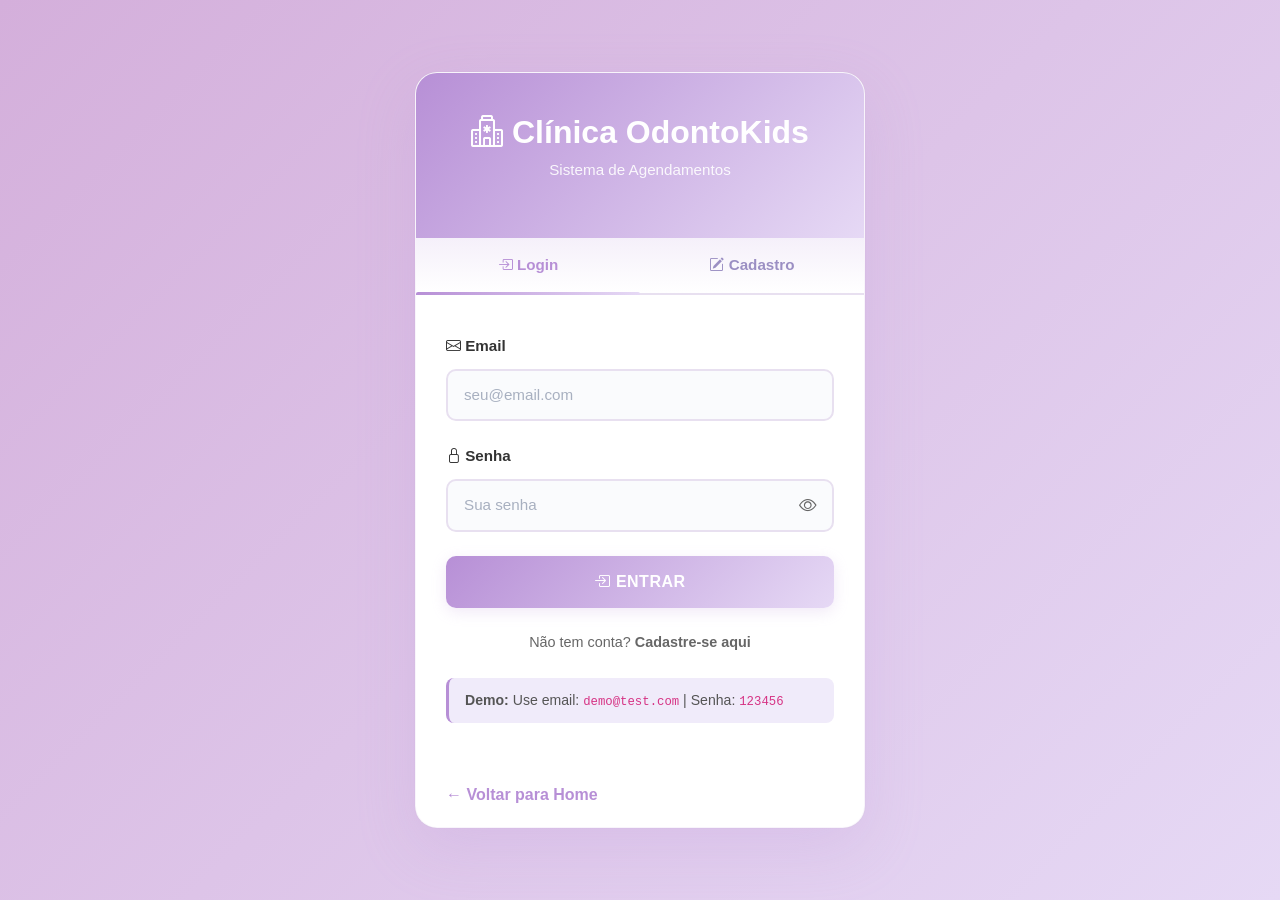
<file: pages/auth.html>
<!DOCTYPE html>
<html lang="pt-br">
<head>
    <meta charset="UTF-8">
    <meta name="viewport" content="width=device-width, initial-scale=1.0">
    <title>Login & Cadastro - Clínica OdontoKids</title>

    <!-- Bootstrap CSS -->
    <link href="https://cdn.jsdelivr.net/npm/bootstrap@5.3.0/dist/css/bootstrap.min.css" rel="stylesheet">
    <link rel="stylesheet" href="https://cdn.jsdelivr.net/npm/bootstrap-icons@1.11.0/font/bootstrap-icons.css">
    
    <style>
        :root {
            --primary-color: #B78FD6;
            --secondary-color: #E6D9F5;
            --accent-color: #D4B8E8;
            --success-color: #6BBE66;
            --danger-color: #E8635B;
            --dark-purple: #8B5FB8;
        }
        
        * {
            margin: 0;
            padding: 0;
            box-sizing: border-box;
        }

        body {
            background: linear-gradient(135deg, #D4AFDB 0%, #E6D9F5 100%);
            min-height: 100vh;
            display: flex;
            align-items: center;
            justify-content: center;
            font-family: 'Segoe UI', Tahoma, Geneva, Verdana, sans-serif;
            padding: 20px;
        }

        .auth-container {
            width: 100%;
            max-width: 450px;
            background: white;
            border-radius: 22px;
            box-shadow: 0 20px 60px rgba(183, 143, 214, 0.2), 0 0 1px rgba(0, 0, 0, 0.1);
            overflow: hidden;
            animation: slideIn 0.5s ease;
            border: 1px solid rgba(183, 143, 214, 0.1);
        }

        @keyframes slideIn {
            from {
                opacity: 0;
                transform: translateY(20px);
            }
            to {
                opacity: 1;
                transform: translateY(0);
            }
        }

        .auth-header {
            background: linear-gradient(135deg, var(--primary-color) 0%, var(--secondary-color) 100%);
            color: white;
            padding: 40px 20px;
            text-align: center;
        }

        .auth-header h1 {
            font-size: 2rem;
            margin-bottom: 0.5rem;
            font-weight: 700;
        }

        .auth-header p {
            opacity: 0.9;
            font-size: 0.95rem;
        }

        .auth-tabs {
            display: flex;
            background: linear-gradient(to bottom, #F5F0FA, #FFFFFF);
            border-bottom: 2px solid #E8E0F0;
        }

        .auth-tab-btn {
            flex: 1;
            padding: 16px 15px;
            background: none;
            border: none;
            cursor: pointer;
            font-size: 0.95rem;
            font-weight: 600;
            color: #9B8FC3;
            transition: all 0.3s ease;
            position: relative;
        }

        .auth-tab-btn:hover {
            color: var(--primary-color);
            background: rgba(183, 143, 214, 0.05);
        }

        .auth-tab-btn.active {
            color: var(--primary-color);
        }

        .auth-tab-btn.active::after {
            content: '';
            position: absolute;
            bottom: -2px;
            left: 0;
            right: 0;
            height: 3px;
            background: linear-gradient(to right, var(--primary-color), var(--secondary-color));
            border-radius: 2px 2px 0 0;
        }

        .auth-content {
            padding: 40px 30px;
        }

        .form-group {
            margin-bottom: 1.5rem;
        }

        .form-label {
            display: block;
            color: #333;
            font-weight: 600;
            margin-bottom: 0.7rem;
            font-size: 0.95rem;
        }

        .form-control {
            width: 100%;
            padding: 13px 16px;
            border: 2px solid #E8E0F0;
            border-radius: 10px;
            font-size: 0.95rem;
            transition: all 0.3s ease;
            font-family: inherit;
            background: #FAFBFD;
        }

        .form-control:focus {
            outline: none;
            border-color: var(--primary-color);
            background: #FFFFFF;
            box-shadow: 0 0 0 4px rgba(183, 143, 214, 0.1);
        }

        .form-control::placeholder {
            color: #A8B0C0;
        }

        .password-toggle {
            position: relative;
        }

        .password-toggle .toggle-btn {
            position: absolute;
            right: 12px;
            top: 50%;
            transform: translateY(-50%);
            background: none;
            border: none;
            cursor: pointer;
            color: #666;
            font-size: 1.1rem;
            padding: 5px;
            transition: color 0.3s;
        }

        .password-toggle .toggle-btn:hover {
            color: var(--primary-color);
        }

        .btn-auth {
            width: 100%;
            padding: 14px 20px;
            border: none;
            border-radius: 10px;
            font-size: 1rem;
            font-weight: 600;
            cursor: pointer;
            transition: all 0.3s ease;
            text-transform: uppercase;
            letter-spacing: 0.5px;
            box-shadow: 0 4px 15px rgba(183, 143, 214, 0.2);
        }

        .btn-login {
            background: linear-gradient(135deg, var(--primary-color) 0%, var(--secondary-color) 100%);
            color: white;
        }

        .btn-login:hover {
            transform: translateY(-4px);
            box-shadow: 0 12px 30px rgba(183, 143, 214, 0.4);
            color: white;
        }

        .btn-login:active {
            transform: translateY(-2px);
        }

        .btn-login:disabled {
            opacity: 0.6;
            cursor: not-allowed;
            transform: none;
        }

        .form-link {
            text-align: center;
            margin-top: 1.5rem;
            font-size: 0.9rem;
            color: #666;
        }

        .form-link a {
            color: var(--primary-color);
            text-decoration: none;
            font-weight: 600;
            cursor: pointer;
            transition: color 0.3s;
        }

        .form-link a:hover {
            color: var(--secondary-color);
            text-decoration: underline;
        }

        .alert {
            padding: 14px 16px;
            border-radius: 10px;
            margin-bottom: 1.5rem;
            display: none;
            font-size: 0.95rem;
            animation: slideDown 0.3s ease;
            border-left: 4px solid;
        }

        @keyframes slideDown {
            from {
                opacity: 0;
                transform: translateY(-10px);
            }
            to {
                opacity: 1;
                transform: translateY(0);
            }
        }

        .alert-success {
            background: #E8F5E9;
            color: #2E7D32;
            border-left-color: #4CAF50;
        }

        .alert-danger {
            background: #FFEBEE;
            color: #C62828;
            border-left-color: #F44336;
        }

        .alert-warning {
            background: #FFF8E1;
            color: #E65100;
            border-left-color: #FFA000;
        }

        .alert-info {
            background: #E3F2FD;
            color: #1565C0;
            border-left-color: #2196F3;
        }

        .loading {
            display: none;
            text-align: center;
            margin: 20px 0;
        }

        .loading::after {
            content: '';
            display: inline-block;
            width: 20px;
            height: 20px;
            border: 3px solid #f3f3f3;
            border-top: 3px solid var(--primary-color);
            border-radius: 50%;
            animation: spin 1s linear infinite;
        }

        @keyframes spin {
            0% { transform: rotate(0deg); }
            100% { transform: rotate(360deg); }
        }

        .btn-voltar {
            display: inline-block;
            margin-top: 20px;
            color: var(--primary-color);
            text-decoration: none;
            font-weight: 600;
            transition: all 0.3s;
        }

        .btn-voltar:hover {
            color: var(--secondary-color);
            transform: translateX(-5px);
        }

        .divider {
            text-align: center;
            margin: 1.5rem 0;
            position: relative;
            color: #999;
        }

        .divider::before {
            content: '';
            position: absolute;
            left: 0;
            top: 50%;
            width: 100%;
            height: 1px;
            background: #e0e0e0;
        }

        .divider span {
            background: white;
            padding: 0 10px;
            position: relative;
        }

        .info-box {
            background: #f0f8ff;
            border-left: 4px solid var(--primary-color);
            padding: 12px;
            border-radius: 4px;
            font-size: 0.85rem;
            color: #333;
            margin-top: 1.5rem;
        }
    </style>
</head>
<body>
    <div class="auth-container">
        <!-- HEADER -->
        <div class="auth-header">
            <h1><i class="bi bi-hospital"></i> Clínica OdontoKids</h1>
            <p>Sistema de Agendamentos</p>
        </div>

        <!-- TABS -->
        <div class="auth-tabs">
            <button class="auth-tab-btn active" data-tab="login">
                <i class="bi bi-box-arrow-in-right"></i> Login
            </button>
            <button class="auth-tab-btn" data-tab="cadastro">
                <i class="bi bi-pencil-square"></i> Cadastro
            </button>
        </div>

        <!-- CONTEÚDO -->
        <div class="auth-content">

            <!-- ===== ABA LOGIN ===== -->
            <div id="login-tab" class="auth-form active">
                <form id="formLogin">
                    <!-- Alerta -->
                    <div id="alertLogin" class="alert"></div>

                    <!-- Email -->
                    <div class="form-group">
                        <label class="form-label"><i class="bi bi-envelope"></i> Email</label>
                        <input
                            type="email"
                            class="form-control"
                            id="loginEmail"
                            placeholder="seu@email.com"
                            required
                        >
                    </div>

                    <!-- Senha -->
                    <div class="form-group">
                        <label class="form-label"><i class="bi bi-lock"></i> Senha</label>
                        <div class="password-toggle">
                            <input
                                type="password"
                                class="form-control"
                                id="loginSenha"
                                placeholder="Sua senha"
                                required
                            >
                            <button type="button" class="toggle-btn" onclick="togglePassword('loginSenha')">
                                <i class="bi bi-eye"></i>
                            </button>
                        </div>
                    </div>

                    <!-- Botão -->
                    <button type="submit" class="btn-auth btn-login" id="btnLogin">
                        <i class="bi bi-box-arrow-in-right"></i> Entrar
                    </button>

                    <div class="loading" id="loadingLogin"></div>

                    <!-- Link Cadastro -->
                    <p class="form-link">
                        Não tem conta? <a onclick="mudarTab('cadastro')">Cadastre-se aqui</a>
                    </p>

                    <!-- Info -->
                    <div style="margin-top: 1.5rem; padding: 12px 16px; background: #f0ebfa; border-radius: 8px; font-size: 0.88rem; color: #555; border-left: 3px solid #B78FD6;">
                        <strong>Demo:</strong> Use email: <code>demo@test.com</code> | Senha: <code>123456</code>
                    </div>
                </form>
            </div>

            <!-- ===== ABA CADASTRO ===== -->
            <div id="cadastro-tab" class="auth-form" style="display: none;">
                <form id="formCadastro">
                    <!-- Alerta -->
                    <div id="alertCadastro" class="alert"></div>

                    <!-- Nome -->
                    <div class="form-group">
                        <label class="form-label"><i class="bi bi-person"></i> Nome Completo</label>
                        <input
                            type="text"
                            class="form-control"
                            id="cadastroNome"
                            placeholder="Seu nome"
                            required
                        >
                    </div>

                    <!-- Email -->
                    <div class="form-group">
                        <label class="form-label"><i class="bi bi-envelope"></i> Email</label>
                        <input
                            type="email"
                            class="form-control"
                            id="cadastroEmail"
                            placeholder="seu@email.com"
                            required
                        >
                    </div>

                    <!-- Telefone -->
                    <div class="form-group">
                        <label class="form-label"><i class="bi bi-telephone"></i> Telefone/WhatsApp</label>
                        <input
                            type="tel"
                            class="form-control"
                            id="cadastroTelefone"
                            placeholder="(00) 00000-0000"
                            required
                        >
                    </div>

                    <!-- Senha -->
                    <div class="form-group">
                        <label class="form-label"><i class="bi bi-lock"></i> Senha</label>
                        <div class="password-toggle">
                            <input
                                type="password"
                                class="form-control"
                                id="cadastroSenha"
                                placeholder="Mínimo 6 caracteres"
                                required
                            >
                            <button type="button" class="toggle-btn" onclick="togglePassword('cadastroSenha')">
                                <i class="bi bi-eye"></i>
                            </button>
                        </div>
                        <small style="color: #999; margin-top: 5px; display: block;">
                            A senha deve ter no mínimo 6 caracteres
                        </small>
                    </div>

                    <!-- Confirmar Senha -->
                    <div class="form-group">
                        <label class="form-label"><i class="bi bi-lock"></i> Confirmar Senha</label>
                        <div class="password-toggle">
                            <input
                                type="password"
                                class="form-control"
                                id="cadastroConfirme"
                                placeholder="Confirme sua senha"
                                required
                            >
                            <button type="button" class="toggle-btn" onclick="togglePassword('cadastroConfirme')">
                                <i class="bi bi-eye"></i>
                            </button>
                        </div>
                    </div>

                    <!-- Botão -->
                    <button type="submit" class="btn-auth btn-login" id="btnCadastro">
                        <i class="bi bi-pencil-square"></i> Cadastrar-se
                    </button>

                    <div class="loading" id="loadingCadastro"></div>

                    <!-- Link Login -->
                    <p class="form-link">
                        Já tem conta? <a onclick="mudarTab('login')">Faça login aqui</a>
                    </p>
                </form>
            </div>

        </div>

        <!-- Voltar -->
        <div style="padding: 0 30px 20px;">
            <a href="../index.html" class="btn-voltar">← Voltar para Home</a>
        </div>
    </div>

    <!-- Bootstrap JS -->
    <script src="https://cdn.jsdelivr.net/npm/bootstrap@5.3.0/dist/js/bootstrap.bundle.min.js"></script>

    <script>
        function formatarTelefone(evento) {
            let valor = evento.target.value.replace(/\D/g, '');
            if (valor.length > 11) valor = valor.slice(0, 11);
            if (valor.length > 7) {
                valor = `(${valor.slice(0, 2)}) ${valor.slice(2, 7)}-${valor.slice(7)}`;
            } else if (valor.length > 2) {
                valor = `(${valor.slice(0, 2)}) ${valor.slice(2)}`;
            } else if (valor.length > 0) {
                valor = `(${valor}`;
            }
            evento.target.value = valor;
        }

        function togglePassword(inputId) {
            const input = document.getElementById(inputId);
            input.type = input.type === 'password' ? 'text' : 'password';
        }

        function mudarTab(tabName) {
            document.querySelectorAll('.auth-form').forEach(f => f.style.display = 'none');
            document.querySelectorAll('.auth-tab-btn').forEach(b => b.classList.remove('active'));
            document.getElementById(tabName + '-tab').style.display = 'block';
            document.querySelector(`[data-tab="${tabName}"]`).classList.add('active');
        }

        function mostrarAlerta(tipo, mensagem, form) {
            const alert = document.getElementById(`alert${form.charAt(0).toUpperCase() + form.slice(1)}`);
            alert.innerHTML = mensagem;
            alert.className = `alert alert-${tipo}`;
            alert.style.display = 'block';
            setTimeout(() => alert.style.display = 'none', 5000);
        }

        async function fazerRequisicao(url, dados) {
            const response = await fetch(url, {
                method: 'POST',
                headers: { 'Content-Type': 'application/json' },
                body: JSON.stringify(dados)
            });
            return response.json();
        }

        function desabilitarBtn(btn, loading, estado) {
            btn.disabled = estado;
            loading.style.display = estado ? 'block' : 'none';
        }

        document.querySelectorAll('.auth-tab-btn').forEach(btn => {
            btn.addEventListener('click', () => mudarTab(btn.dataset.tab));
        });

        document.getElementById('formLogin').addEventListener('submit', async e => {
            e.preventDefault();
            const email = document.getElementById('loginEmail').value.trim();
            const senha = document.getElementById('loginSenha').value;
            const btn = document.getElementById('btnLogin');
            const loading = document.getElementById('loadingLogin');

            if (!email || !senha) {
                mostrarAlerta('danger', 'Preencha todos os campos!', 'login');
                return;
            }

            desabilitarBtn(btn, loading, true);
            const data = await fazerRequisicao('../api/processar_auth.php', { acao: 'login', email, senha });

            if (data.sucesso) {
                localStorage.setItem('usuario', JSON.stringify(data.usuario));
                mostrarAlerta('success', 'Login realizado com sucesso!', 'login');
                setTimeout(() => window.location.href = 'dashboard.html', 1500);
            } else {
                mostrarAlerta('danger', data.erro || 'Erro no login', 'login');
            }
            desabilitarBtn(btn, loading, false);
        });

        document.getElementById('cadastroTelefone')?.addEventListener('input', formatarTelefone);

        document.getElementById('formCadastro').addEventListener('submit', async e => {
            e.preventDefault();
            const nome = document.getElementById('cadastroNome').value.trim();
            const email = document.getElementById('cadastroEmail').value.trim();
            const telefone = document.getElementById('cadastroTelefone').value.trim().replace(/\D/g, '');
            const senha = document.getElementById('cadastroSenha').value;
            const confirme = document.getElementById('cadastroConfirme').value;
            const btn = document.getElementById('btnCadastro');
            const loading = document.getElementById('loadingCadastro');

            if (!nome || !email || !telefone || !senha || !confirme) {
                mostrarAlerta('danger', 'Preencha todos!', 'cadastro');
                return;
            }

            if (senha.length < 6) {
                mostrarAlerta('warning', 'Mínimo 6 caracteres', 'cadastro');
                return;
            }

            if (senha !== confirme) {
                mostrarAlerta('danger', 'Senhas não conferem!', 'cadastro');
                return;
            }

            if (!/^[^\s@]+@[^\s@]+\.[^\s@]+$/.test(email)) {
                mostrarAlerta('danger', 'Email inválido!', 'cadastro');
                return;
            }

            desabilitarBtn(btn, loading, true);
            const data = await fazerRequisicao('../api/processar_auth.php', {
                acao: 'cadastro', nome, email, telefone, senha
            });

            if (data.sucesso) {
                mostrarAlerta('success', 'Cadastro realizado!', 'cadastro');
                setTimeout(() => {
                    mudarTab('login');
                    document.getElementById('formCadastro').reset();
                }, 1500);
            } else {
                mostrarAlerta('danger', data.erro || 'Erro ao cadastrar', 'cadastro');
            }
            desabilitarBtn(btn, loading, false);
        });
    </script>
</body>
</html>
</file>
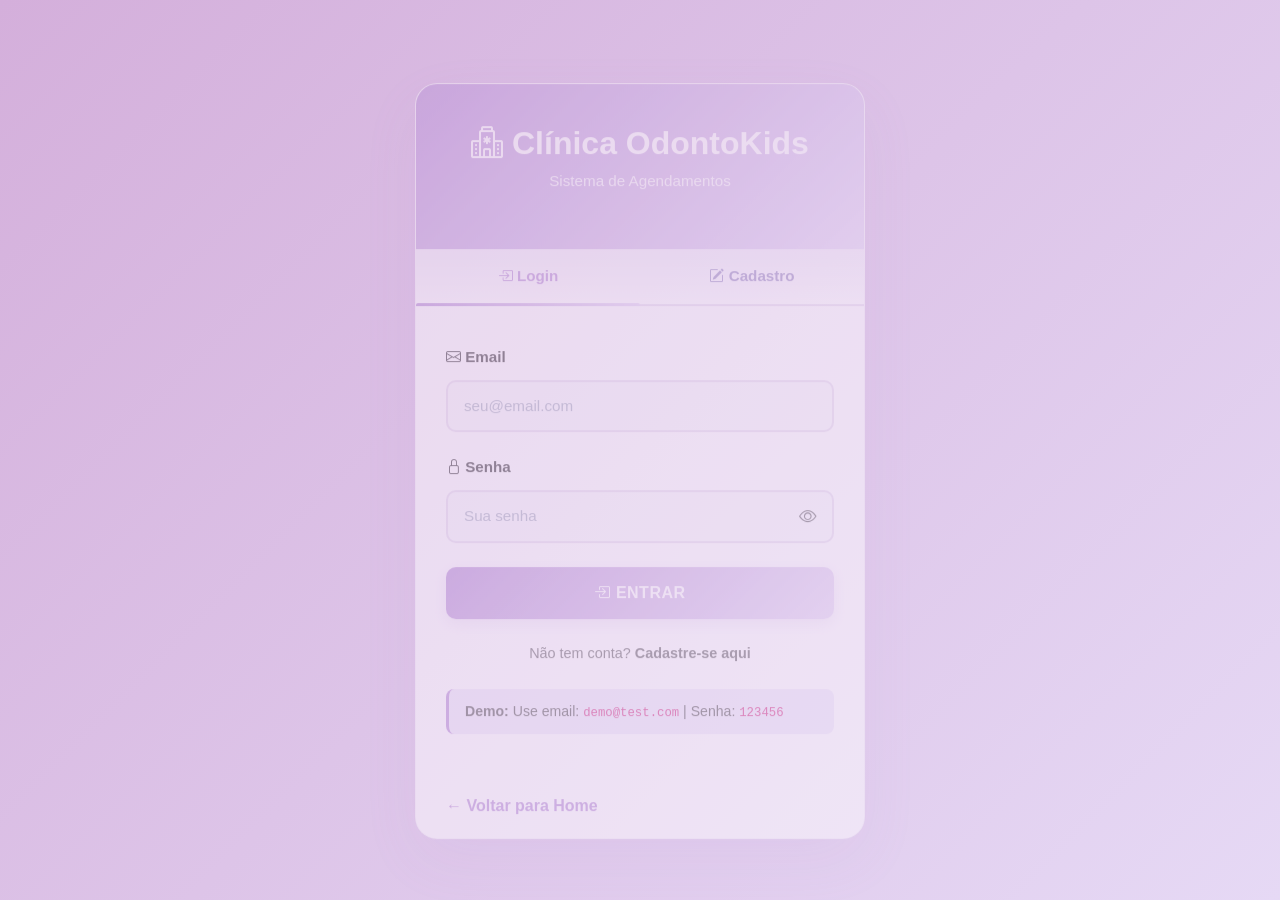
<file: pages/dashboard.html>
<!DOCTYPE html>
<html lang="pt-br">
<head>
    <meta charset="UTF-8">
    <meta name="viewport" content="width=device-width, initial-scale=1.0">
    <title>Dashboard - Clínica OdontoKids</title>

    <!-- Bootstrap CSS -->
    <link href="https://cdn.jsdelivr.net/npm/bootstrap@5.3.0/dist/css/bootstrap.min.css" rel="stylesheet">
    <link rel="stylesheet" href="https://cdn.jsdelivr.net/npm/bootstrap-icons@1.11.0/font/bootstrap-icons.css">
    
    <style>
        :root {
            --primary-color: #B78FD6;
            --secondary-color: #E6D9F5;
            --accent-color: #D4B8E8;
        }

        body {
            background: linear-gradient(135deg, #F5EFFA 0%, #F8F3FC 100%);
            font-family: 'Segoe UI', Tahoma, Geneva, Verdana, sans-serif;
        }

        .navbar-custom {
            background: linear-gradient(135deg, var(--primary-color) 0%, var(--secondary-color) 100%) !important;
            box-shadow: 0 4px 20px rgba(183, 143, 214, 0.2);
        }

        .dashboard-header {
            background: linear-gradient(135deg, var(--primary-color) 0%, var(--secondary-color) 100%);
            color: white;
            padding: 45px 25px;
            margin-bottom: 35px;
            border-radius: 15px;
            box-shadow: 0 8px 25px rgba(183, 143, 214, 0.2);
        }

        .dashboard-header h2 {
            font-size: 2rem;
            margin-bottom: 0.5rem;
            font-weight: 700;
        }

        .card-custom {
            border: none;
            border-radius: 14px;
            box-shadow: 0 6px 20px rgba(183, 143, 214, 0.12);
            transition: all 0.3s ease;
            margin-bottom: 25px;
            background: white;
            border: 1px solid rgba(183, 143, 214, 0.1);
        }

        .card-custom:hover {
            transform: translateY(-6px);
            box-shadow: 0 12px 35px rgba(183, 143, 214, 0.18);
        }

        .btn-custom {
            background: linear-gradient(135deg, var(--primary-color) 0%, var(--secondary-color) 100%);
            border: none;
            color: white;
            font-weight: 600;
            padding: 12px 28px;
            border-radius: 50px;
            transition: all 0.3s ease;
            box-shadow: 0 4px 15px rgba(183, 143, 214, 0.2);
        }

        .btn-custom:hover {
            transform: translateY(-2px);
            box-shadow: 0 8px 25px rgba(183, 143, 214, 0.35);
            color: white;
        }

        .btn-logout {
            background: linear-gradient(135deg, #E8635B 0%, #F5897F 100%);
            box-shadow: 0 4px 15px rgba(232, 99, 91, 0.2);
        }

        .btn-logout:hover {
            box-shadow: 0 8px 25px rgba(232, 99, 91, 0.35);
        }

        .status-badge {
            display: inline-block;
            padding: 6px 14px;
            border-radius: 20px;
            font-size: 0.85rem;
            font-weight: 600;
            transition: all 0.3s ease;
        }

        .status-pendente {
            background: linear-gradient(135deg, #FFE082 0%, #FFA726 100%);
            color: #E65100;
        }

        .status-confirmado {
            background: linear-gradient(135deg, #81C784 0%, #66BB6A 100%);
            color: #2E7D32;
        }

        .status-cancelado {
            background: linear-gradient(135deg, #EF5350 0%, #E53935 100%);
            color: white;
        }

        .user-info {
            background: white;
            padding: 20px;
            border-radius: 10px;
            margin-bottom: 20px;
            box-shadow: 0 2px 10px rgba(0, 0, 0, 0.05);
        }

        .user-avatar {
            width: 80px;
            height: 80px;
            border-radius: 50%;
            background: linear-gradient(135deg, var(--primary-color) 0%, var(--secondary-color) 100%);
            display: flex;
            align-items: center;
            justify-content: center;
            font-size: 2rem;
            color: white;
            margin-right: 20px;
        }

        .agendamentos-list {
            list-style: none;
            padding: 0;
        }

        .agendamento-item {
            background: white;
            padding: 15px;
            margin-bottom: 10px;
            border-left: 4px solid var(--primary-color);
            border-radius: 5px;
            box-shadow: 0 2px 5px rgba(0, 0, 0, 0.05);
        }

        .agendamento-item.pendente {
            border-left-color: #ffa726;
        }

        .agendamento-item.confirmado {
            border-left-color: #66bb6a;
        }

        .status-badge {
            display: inline-block;
            padding: 5px 12px;
            border-radius: 20px;
            font-size: 0.85rem;
            font-weight: 600;
        }

        .status-pendente {
            background: #ffe0b2;
            color: #e65100;
        }

        .status-confirmado {
            background: #c8e6c9;
            color: #2e7d32;
        }

        .status-concluido {
            background: #b3e5fc;
            color: #0277bd;
        }

        .footer-custom {
            background: linear-gradient(135deg, var(--primary-color) 0%, #FF5352 100%);
            color: white;
            padding: 2rem;
            margin-top: 3rem;
            text-align: center;
        }
    </style>
</head>
<body>
    <!-- NAVBAR -->
    <nav class="navbar navbar-expand-lg navbar-dark navbar-custom sticky-top">
        <div class="container">
            <a class="navbar-brand fw-bold" href="../index.html">
                <i class="bi bi-hospital" style="font-size: 1.5rem;"></i> Clínica OdontoKids
            </a>
            <button class="navbar-toggler" type="button" data-bs-toggle="collapse" data-bs-target="#navbarNav">
                <span class="navbar-toggler-icon"></span>
            </button>
            <div class="collapse navbar-collapse" id="navbarNav">
                <ul class="navbar-nav ms-auto">
                    <li class="nav-item">
                        <a class="nav-link" href="../index.html">Home</a>
                    </li>
                    <li class="nav-item">
                        <a class="nav-link" href="agendamentos.html">Agendar</a>
                    </li>
                    <li class="nav-item">
                        <button class="btn btn-custom btn-sm" onclick="fazerLogout()">
                            <i class="bi bi-box-arrow-right"></i> Sair
                        </button>
                    </li>
                </ul>
            </div>
        </div>
    </nav>

    <!-- CONTAINER -->
    <div class="container py-5">
        <!-- HEADER -->
        <div class="dashboard-header">
            <h1>Bem-vindo ao Seu Dashboard!</h1>
            <p>Gerencie seus agendamentos com a Clínica OdontoKids</p>
        </div>

        <!-- INFO DO USUÁRIO -->
        <div class="user-info">
            <div class="d-flex align-items-center">
                <div class="user-avatar"><i class="bi bi-person-fill"></i></div>
                <div>
                    <h3 id="nomeUsuario" style="margin: 0; color: var(--primary-color);">Carregando...</h3>
                    <p id="emailUsuario" style="margin: 5px 0 0 0; color: #999;">Carregando...</p>
                </div>
            </div>
        </div>

        <div class="row">
            <!-- MEUS AGENDAMENTOS -->
            <div class="col-lg-8">
                <div class="card card-custom">
                    <div class="card-header" style="background: linear-gradient(135deg, var(--primary-color) 0%, var(--secondary-color) 100%); color: white; border: none;">
                        <h5 style="margin: 0;"><i class="bi bi-calendar-check"></i> Meus Agendamentos</h5>
                    </div>
                    <div class="card-body">
                        <ul class="agendamentos-list" id="agendamentosList">
                            <li class="text-center text-muted py-4">
                                <p>Nenhum agendamento ainda.</p>
                                <a href="agendamentos.html" class="btn btn-custom btn-sm">
                                    Agendar Consulta
                                </a>
                            </li>
                        </ul>
                    </div>
                </div>
            </div>

            <!-- AÇÕES RÁPIDAS -->
            <div class="col-lg-4">
                <div class="card card-custom">
                    <div class="card-header" style="background: linear-gradient(135deg, var(--primary-color) 0%, var(--secondary-color) 100%); color: white; border: none;">
                        <h5 style="margin: 0;"><i class="bi bi-lightning-charge"></i> Ações Rápidas</h5>
                    </div>
                    <div class="card-body">
                        <a href="agendamentos.html" class="btn btn-custom w-100 mb-3">
                            <i class="bi bi-calendar-plus"></i> Novo Agendamento
                        </a>
                        <a href="visualizar_agendamentos.html" class="btn btn-custom w-100 mb-3">
                            <i class="bi bi-list-check"></i> Ver Todos os Agendamentos
                        </a>
                        <a href="../index.html" class="btn btn-custom w-100 mb-3">
                            <i class="bi bi-house"></i> Voltar ao Site
                        </a>
                        <p style="margin-top: 15px; font-size: 0.9rem; color: #666;">
                            <strong>Precisa de ajuda?</strong><br>
                            Entre em contato: (00) 00000-0000
                        </p>
                    </div>
                </div>

                <!-- INFO -->
                <div class="card card-custom mt-3">
                    <div class="card-body">
                        <h6 style="color: var(--primary-color); margin-bottom: 10px;"><i class="bi bi-info-circle"></i> Informações</h6>
                        <ul style="font-size: 0.9rem; margin: 0; padding-left: 20px;">
                            <li>Você pode agendar consultas a qualquer momento</li>
                            <li>Receberá confirmação por WhatsApp/Email</li>
                            <li>Pode alterar ou cancelar agendamentos</li>
                            <li>Acesso 24h aos seus dados</li>
                        </ul>
                    </div>
                </div>
            </div>
        </div>
    </div>

    <!-- FOOTER -->
    <footer class="footer-custom">
        <div class="container">
            <p class="mb-2"><strong>&copy; 2025 Clínica OdontoKids - Odontopediatria.</strong></p>
            <p>Especialista em Saúde Bucal Infantil</p>
        </div>
    </footer>

    <!-- Bootstrap JS -->
    <script src="https://cdn.jsdelivr.net/npm/bootstrap@5.3.0/dist/js/bootstrap.bundle.min.js"></script>

    <script>
        // ===== CARREGAR DADOS DO USUÁRIO =====
        async function carregarDadosUsuario() {
            try {
                const response = await fetch('../api/verificar_autenticacao.php');
                const data = await response.json();

                if (!data.autenticado) {
                    window.location.href = 'auth.html';
                    return;
                }

                document.getElementById('nomeUsuario').textContent = data.usuario.nome;
                document.getElementById('emailUsuario').textContent = data.usuario.email;

                // Carregar agendamentos
                await carregarAgendamentos();
            } catch (error) {
                console.error('Erro ao carregar dados:', error);
                alert('Erro ao carregar dados do usuário');
                window.location.href = 'auth.html';
            }
        }

        // ===== CARREGAR AGENDAMENTOS =====
        async function carregarAgendamentos() {
            try {
                const response = await fetch('../api/meus_agendamentos.php');
                const data = await response.json();

                if (data.sucesso) {
                    renderizarAgendamentos(data.agendamentos);
                } else {
                    console.error('Erro ao carregar agendamentos:', data.erro);
                    mostrarMensagemErro('Erro ao carregar agendamentos');
                }
            } catch (error) {
                console.error('Erro ao carregar agendamentos:', error);
                mostrarMensagemErro('Erro ao conectar com o servidor');
            }
        }

        // ===== RENDERIZAR AGENDAMENTOS =====
        function renderizarAgendamentos(agendamentos) {
            const lista = document.getElementById('agendamentosList');

            if (agendamentos.length === 0) {
                lista.innerHTML = `
                    <li class="text-center text-muted py-4">
                        <p>Nenhum agendamento ainda.</p>
                        <a href="agendamentos.html" class="btn btn-custom btn-sm">
                            Agendar Consulta
                        </a>
                    </li>
                `;
                return;
            }

            lista.innerHTML = '';

            agendamentos.forEach(agendamento => {
                const status = agendamento.status || 'pendente';
                const statusClass = getStatusClass(status);
                const statusText = getStatusText(status);

                const li = document.createElement('li');
                li.className = 'agendamento-item';
                li.innerHTML = `
                    <div class="agendamento-header">
                        <div class="agendamento-info">
                            <h6>${agendamento.nomeCrianca} - ${agendamento.idade} anos</h6>
                            <p class="mb-1"><strong>Serviço:</strong> ${agendamento.servico.charAt(0).toUpperCase() + agendamento.servico.slice(1)}</p>
                            <p class="mb-1"><strong>Data:</strong> ${formatarData(agendamento.dataAgendada)} às ${agendamento.horaAgendada}</p>
                            <p class="mb-0"><strong>Status:</strong> <span class="status-badge ${statusClass}">${statusText}</span></p>
                        </div>
                        <div class="agendamento-actions">
                            <button class="btn btn-sm btn-outline-primary" onclick="verDetalhes('${agendamento.id}')">
                                <i class="bi bi-eye"></i> Ver Detalhes
                            </button>
                        </div>
                    </div>
                    ${agendamento.observacoes ? `<div class="agendamento-observacoes"><strong>Observações:</strong> ${agendamento.observacoes}</div>` : ''}
                `;

                lista.appendChild(li);
            });
        }

        // ===== FUNÇÕES AUXILIARES =====
        function formatarData(data) {
            const d = new Date(data + 'T00:00:00');
            return d.toLocaleDateString('pt-BR');
        }

        function getStatusClass(status) {
            switch (status) {
                case 'confirmado': return 'status-confirmado';
                case 'cancelado': return 'status-cancelado';
                default: return 'status-pendente';
            }
        }

        function getStatusText(status) {
            switch (status) {
                case 'confirmado': return 'Confirmado';
                case 'cancelado': return 'Cancelado';
                default: return 'Pendente';
            }
        }

        function verDetalhes(id) {
            // Por enquanto, apenas um alert. Pode ser expandido para modal
            alert('Funcionalidade de detalhes será implementada em breve.');
        }

        function mostrarMensagemErro(mensagem) {
            const lista = document.getElementById('agendamentosList');
            lista.innerHTML = `
                <li class="text-center text-danger py-4">
                    <p>${mensagem}</p>
                    <button class="btn btn-custom btn-sm" onclick="carregarAgendamentos()">
                        Tentar Novamente
                    </button>
                </li>
            `;
        }

        // ===== FAZER LOGOUT =====
        function fazerLogout() {
            if (confirm('Tem certeza que deseja sair?')) {
                fetch('../api/processar_auth.php', {
                    method: 'POST',
                    headers: { 'Content-Type': 'application/json' },
                    body: JSON.stringify({ acao: 'logout' })
                }).then(() => {
                    window.location.href = '../index.html';
                });
            }
        }

        // ===== INICIALIZAR =====
        window.addEventListener('load', carregarDadosUsuario);
    </script>
</body>
</html>
</file>
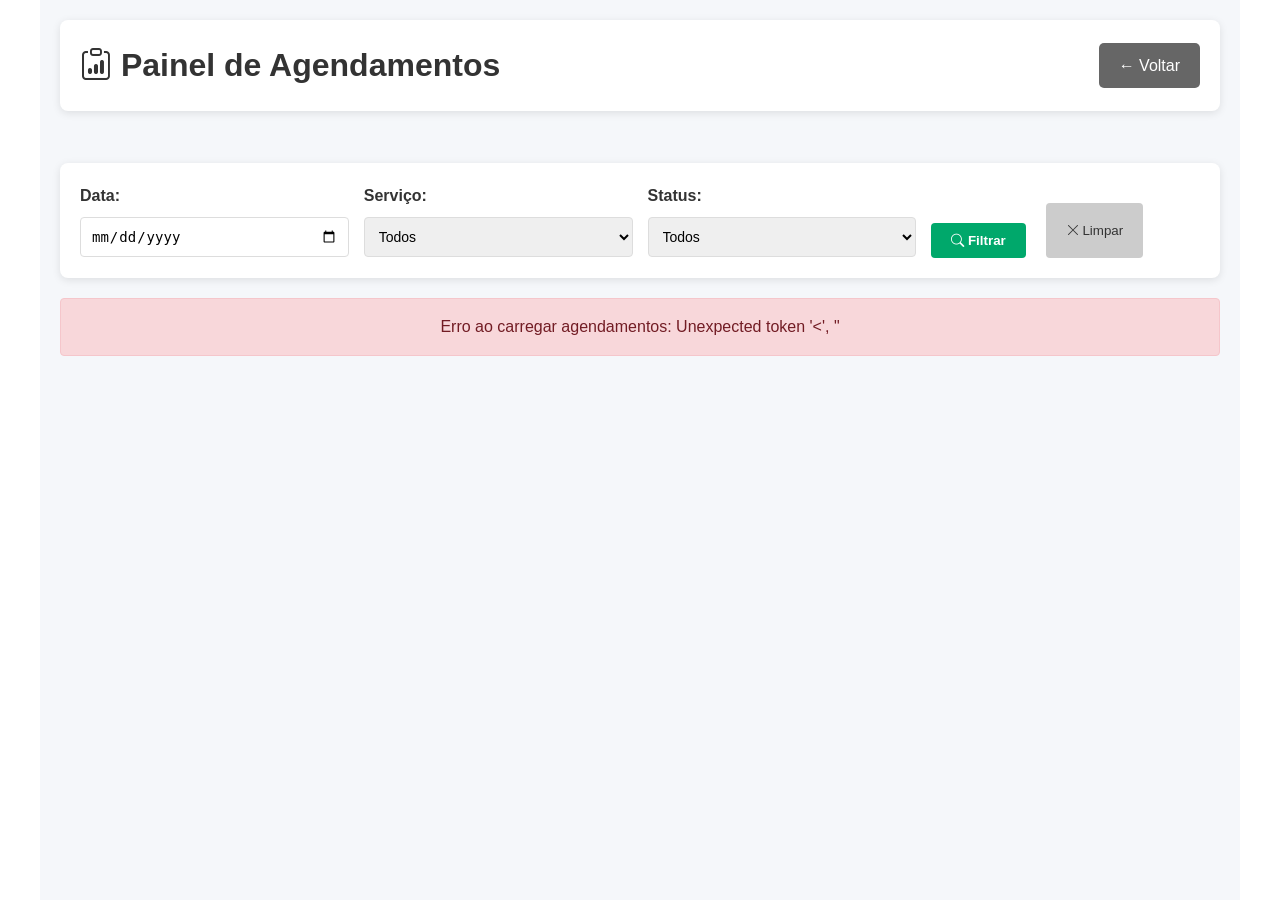
<file: pages/visualizar_agendamentos.html>
<!DOCTYPE html>
<html lang="pt-BR">
<head>
    <meta charset="UTF-8">
    <meta name="viewport" content="width=device-width, initial-scale=1.0">
    <title>Painel de Agendamentos</title>
    <link rel="stylesheet" href="../css/style.css">
    <link rel="stylesheet" href="https://cdn.jsdelivr.net/npm/bootstrap-icons@1.11.0/font/bootstrap-icons.css">
    <style>
        .admin-container {
            max-width: 1200px;
            margin: 0 auto;
            padding: 20px;
            background: #f5f7fa;
            min-height: 100vh;
        }

        .admin-header {
            display: flex;
            justify-content: space-between;
            align-items: center;
            margin-bottom: 30px;
            background: white;
            padding: 20px;
            border-radius: 8px;
            box-shadow: 0 2px 8px rgba(0,0,0,0.1);
        }

        .admin-header h1 {
            margin: 0;
            color: #333;
        }

        .btn-voltar {
            background: #666;
            color: white;
            padding: 10px 20px;
            border: none;
            border-radius: 5px;
            cursor: pointer;
            text-decoration: none;
            display: inline-block;
        }

        .btn-voltar:hover {
            background: #555;
        }

        .filtros {
            background: white;
            padding: 20px;
            border-radius: 8px;
            margin-bottom: 20px;
            box-shadow: 0 2px 8px rgba(0,0,0,0.1);
            display: grid;
            grid-template-columns: repeat(auto-fit, minmax(200px, 1fr));
            gap: 15px;
        }

        .filtro-grupo {
            display: flex;
            flex-direction: column;
        }

        .filtro-grupo label {
            font-weight: bold;
            margin-bottom: 8px;
            color: #333;
        }

        .filtro-grupo input,
        .filtro-grupo select {
            padding: 10px;
            border: 1px solid #ddd;
            border-radius: 4px;
            font-size: 14px;
        }

        .btn-filtrar {
            background: #00a86b;
            color: white;
            padding: 10px 20px;
            border: none;
            border-radius: 4px;
            cursor: pointer;
            font-weight: bold;
            align-self: flex-end;
            margin-top: 20px;
        }

        .btn-filtrar:hover {
            background: #008c5c;
        }

        .btn-limpar {
            background: #ccc;
            color: #333;
            padding: 10px 20px;
            border: none;
            border-radius: 4px;
            cursor: pointer;
            margin-left: 10px;
        }

        .btn-limpar:hover {
            background: #bbb;
        }

        .stats {
            display: grid;
            grid-template-columns: repeat(auto-fit, minmax(150px, 1fr));
            gap: 15px;
            margin-bottom: 20px;
        }

        .stat-card {
            background: white;
            padding: 20px;
            border-radius: 8px;
            box-shadow: 0 2px 8px rgba(0,0,0,0.1);
            text-align: center;
        }

        .stat-numero {
            font-size: 32px;
            font-weight: bold;
            color: #00a86b;
        }

        .stat-label {
            color: #666;
            font-size: 14px;
            margin-top: 5px;
        }

        .tabela-container {
            background: white;
            border-radius: 8px;
            box-shadow: 0 2px 8px rgba(0,0,0,0.1);
            overflow: hidden;
        }

        table {
            width: 100%;
            border-collapse: collapse;
        }

        thead {
            background: #333;
            color: white;
        }

        th {
            padding: 15px;
            text-align: left;
            font-weight: bold;
        }

        td {
            padding: 12px 15px;
            border-bottom: 1px solid #eee;
        }

        tbody tr:hover {
            background: #f9f9f9;
        }

        .status-pendente {
            background: #fff3cd;
            color: #856404;
            padding: 5px 10px;
            border-radius: 4px;
            font-size: 12px;
            font-weight: bold;
        }

        .status-confirmado {
            background: #d4edda;
            color: #155724;
            padding: 5px 10px;
            border-radius: 4px;
            font-size: 12px;
            font-weight: bold;
        }

        .status-cancelado {
            background: #f8d7da;
            color: #721c24;
            padding: 5px 10px;
            border-radius: 4px;
            font-size: 12px;
            font-weight: bold;
        }

        .mensagem {
            padding: 15px;
            margin-bottom: 20px;
            border-radius: 4px;
            text-align: center;
        }

        .mensagem-erro {
            background: #f8d7da;
            color: #721c24;
            border: 1px solid #f5c6cb;
        }

        .mensagem-sucesso {
            background: #d4edda;
            color: #155724;
            border: 1px solid #c3e6cb;
        }

        .loading {
            text-align: center;
            padding: 40px;
            color: #666;
        }

        .spinner {
            border: 4px solid #f3f3f3;
            border-top: 4px solid #00a86b;
            border-radius: 50%;
            width: 40px;
            height: 40px;
            animation: spin 1s linear infinite;
            margin: 0 auto 20px;
        }

        @keyframes spin {
            0% { transform: rotate(0deg); }
            100% { transform: rotate(360deg); }
        }

        .sem-dados {
            text-align: center;
            padding: 40px;
            color: #999;
        }
    </style>
</head>
<body>
    <div class="admin-container">
        <div class="admin-header">
            <h1><i class="bi bi-clipboard-data"></i> Painel de Agendamentos</h1>
            <a href="dashboard.html" class="btn-voltar">← Voltar</a>
        </div>

        <div class="stats" id="stats"></div>

        <div class="filtros">
            <div class="filtro-grupo">
                <label for="filtroData">Data:</label>
                <input type="date" id="filtroData">
            </div>
            <div class="filtro-grupo">
                <label for="filtroServico">Serviço:</label>
                <select id="filtroServico">
                    <option value="">Todos</option>
                </select>
            </div>
            <div class="filtro-grupo">
                <label for="filtroStatus">Status:</label>
                <select id="filtroStatus">
                    <option value="">Todos</option>
                    <option value="pendente">Pendente</option>
                    <option value="confirmado">Confirmado</option>
                    <option value="cancelado">Cancelado</option>
                </select>
            </div>
            <div style="display: flex; gap: 10px; align-self: flex-end; margin-top: 20px;">
                <button class="btn-filtrar" onclick="aplicarFiltros()"><i class="bi bi-search"></i> Filtrar</button>
                <button class="btn-limpar" onclick="limparFiltros()"><i class="bi bi-x-lg"></i> Limpar</button>
            </div>
        </div>

        <div id="conteudo">
            <div class="loading">
                <div class="spinner"></div>
                <p>Carregando agendamentos...</p>
            </div>
        </div>
    </div>

    <script>
        let agendamentosOriginais = [];

        async function carregarAgendamentos(data = '', servico = '', status = '') {
            try {
                let url = '../api/admin_agendamentos.php';
                const params = new URLSearchParams();
                if (data) params.append('data', data);
                if (servico) params.append('servico', servico);
                if (status) params.append('status', status);
                if (params.toString()) url += '?' + params.toString();

                const response = await fetch(url);
                const dados = await response.json();

                if (!response.ok) {
                    mostrarErro('Você precisa estar autenticado para acessar esta página. <a href="auth.html">Fazer login</a>');
                    return;
                }

                agendamentosOriginais = dados.agendamentos;
                
                // Carregar filtros de serviços
                const selectServico = document.getElementById('filtroServico');
                dados.servicos.forEach(servico => {
                    const option = document.createElement('option');
                    option.value = servico;
                    option.textContent = servico;
                    selectServico.appendChild(option);
                });

                exibirStats(dados.total, dados.filtrados);
                exibirAgendamentos(dados.agendamentos);
            } catch (erro) {
                mostrarErro('Erro ao carregar agendamentos: ' + erro.message);
            }
        }

        function exibirStats(total, filtrados) {
            const html = `
                <div class="stat-card">
                    <div class="stat-numero">${total}</div>
                    <div class="stat-label">Total de Agendamentos</div>
                </div>
                <div class="stat-card">
                    <div class="stat-numero">${filtrados}</div>
                    <div class="stat-label">Agendamentos Filtrados</div>
                </div>
            `;
            document.getElementById('stats').innerHTML = html;
        }

        function exibirAgendamentos(agendamentos) {
            const conteudo = document.getElementById('conteudo');

            if (agendamentos.length === 0) {
                conteudo.innerHTML = '<div class="sem-dados"><i class="bi bi-inbox"></i> Nenhum agendamento encontrado</div>';
                return;
            }

            let tabela = `
                <div class="tabela-container">
                    <table>
                        <thead>
                            <tr>
                                <th>Nome</th>
                                <th>Email</th>
                                <th>Telefone</th>
                                <th>Serviço</th>
                                <th>Data</th>
                                <th>Hora</th>
                                <th>Status</th>
                                <th>Data do Agendamento</th>
                            </tr>
                        </thead>
                        <tbody>
            `;

            agendamentos.forEach(agendamento => {
                const status = agendamento.status || 'pendente';
                const classeStatus = `status-${status}`;
                const dataAgendamento = new Date(agendamento.data_agendamento).toLocaleString('pt-BR');

                tabela += `
                    <tr>
                        <td><strong>${escapeHtml(agendamento.nome)}</strong></td>
                        <td>${escapeHtml(agendamento.email)}</td>
                        <td>${escapeHtml(agendamento.telefone)}</td>
                        <td>${escapeHtml(agendamento.servico)}</td>
                        <td>${formatarData(agendamento.data)}</td>
                        <td>${agendamento.hora}</td>
                        <td><span class="${classeStatus}">${status.toUpperCase()}</span></td>
                        <td>
                            <small>${dataAgendamento}</small>
                        </td>
                    </tr>
                `;
            });

            tabela += `
                        </tbody>
                    </table>
                </div>
            `;

            conteudo.innerHTML = tabela;
        }

        function aplicarFiltros() {
            const data = document.getElementById('filtroData').value;
            const servico = document.getElementById('filtroServico').value;
            const status = document.getElementById('filtroStatus').value;
            
            carregarAgendamentos(data, servico, status);
        }

        function limparFiltros() {
            document.getElementById('filtroData').value = '';
            document.getElementById('filtroServico').value = '';
            document.getElementById('filtroStatus').value = '';
            carregarAgendamentos();
        }

        function mostrarErro(mensagem) {
            document.getElementById('conteudo').innerHTML = 
                `<div class="mensagem mensagem-erro">${mensagem}</div>`;
        }

        function formatarData(data) {
            const [ano, mes, dia] = data.split('-');
            return `${dia}/${mes}/${ano}`;
        }

        function escapeHtml(texto) {
            const map = {
                '&': '&amp;',
                '<': '&lt;',
                '>': '&gt;',
                '"': '&quot;',
                "'": '&#039;'
            };
            return texto.replace(/[&<>"']/g, m => map[m]);
        }

        // Carregar agendamentos ao abrir a página
        document.addEventListener('DOMContentLoaded', () => {
            carregarAgendamentos();
        });
    </script>
</body>
</html>
</file>
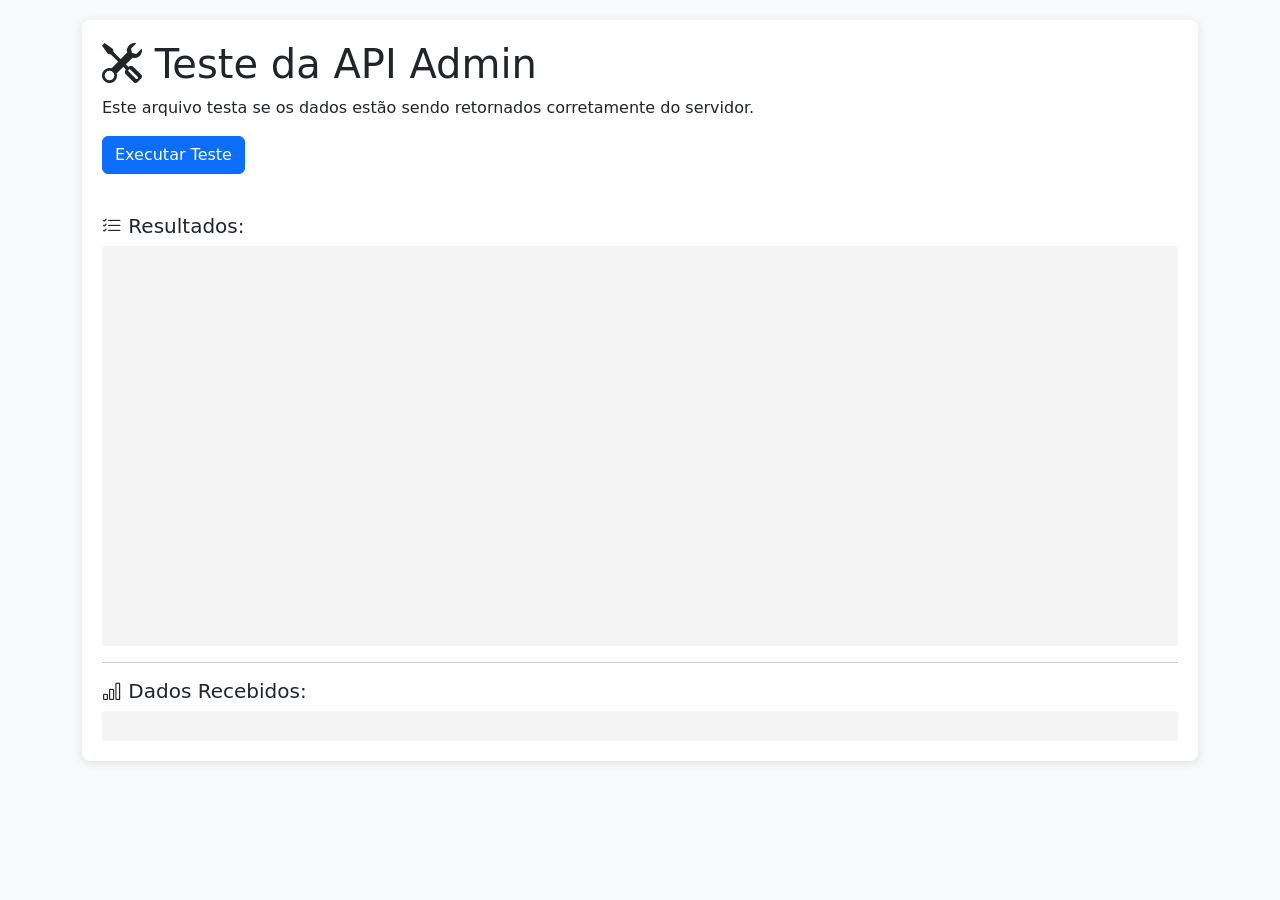
<file: tools/test_admin_api.html>
<!DOCTYPE html>
<html lang="pt-br">
<head>
    <meta charset="UTF-8">
    <meta name="viewport" content="width=device-width, initial-scale=1.0">
    <title>Teste API Admin - Debug</title>
    <link href="https://cdn.jsdelivr.net/npm/bootstrap@5.3.0/dist/css/bootstrap.min.css" rel="stylesheet">
    <link rel="stylesheet" href="https://cdn.jsdelivr.net/npm/bootstrap-icons@1.11.0/font/bootstrap-icons.css">
    <style>
        body { background-color: #f8f9fa; padding: 20px; }
        .debug-container { background: white; padding: 20px; border-radius: 8px; box-shadow: 0 2px 10px rgba(0,0,0,0.1); }
        .log-output { background: #f4f4f4; padding: 15px; border-radius: 4px; font-family: monospace; height: 400px; overflow-y: auto; }
        .success { color: #28a745; }
        .error { color: #dc3545; }
        .info { color: #0056b3; }
    </style>
</head>
<body>
    <div class="container">
        <div class="debug-container">
            <h1><i class="bi bi-tools"></i> Teste da API Admin</h1>
            <p>Este arquivo testa se os dados estão sendo retornados corretamente do servidor.</p>

            <button class="btn btn-primary mb-3" onclick="testarAPI()">Executar Teste</button>

            <h5 class="mt-4"><i class="bi bi-list-check"></i> Resultados:</h5>
            <div id="logOutput" class="log-output"></div>

            <hr>

            <h5><i class="bi bi-bar-chart"></i> Dados Recebidos:</h5>
            <div id="jsonOutput" class="log-output" style="height: auto; max-height: 600px;"></div>
        </div>
    </div>

    <script>
        let logContent = '';

        function logMsg(msg, type = 'info') {
            const timestamp = new Date().toLocaleTimeString();
            const className = type;
            logContent += `<div class="${className}">[${timestamp}] ${msg}</div>`;
            document.getElementById('logOutput').innerHTML = logContent;
            document.getElementById('logOutput').scrollTop = document.getElementById('logOutput').scrollHeight;
        }

        async function testarAPI() {
            logContent = '';
            document.getElementById('jsonOutput').innerHTML = '';
            
            logMsg('Iniciando teste da API...', 'info');

            // 1. Verificar autenticação
            logMsg('1. Verificando autenticação...', 'info');
            try {
                const authResponse = await fetch('../api/verificar_autenticacao.php');
                const authData = await authResponse.json();

                logMsg(`Resposta autenticação: ${JSON.stringify(authData)}`, 'info');

                if (!authData.autenticado) {
                    logMsg('Você não está autenticado! Faça login primeiro.', 'error');
                    document.getElementById('jsonOutput').innerHTML = '<div class="error"><strong>Erro:</strong> Você não está autenticado. Faça login em <a href="../pages/auth.html">auth.html</a></div>';
                    return;
                }

                if (!authData.is_admin) {
                    logMsg('Você não é administrador! Apenas admins podem acessar esta função.', 'error');
                    document.getElementById('jsonOutput').innerHTML = '<div class="error"><strong>Erro:</strong> Você não tem permissão de administrador</div>';
                    return;
                }

                logMsg('Autenticação OK - Você é admin', 'success');
            } catch (error) {
                logMsg(`Erro ao verificar autenticação: ${error.message}`, 'error');
                return;
            }

            // 2. Testar API de agendamentos
            logMsg('2. Buscando agendamentos...', 'info');
            try {
                const response = await fetch('../api/admin_agendamentos.php');
                
                logMsg(`Status HTTP: ${response.status}`, 'info');
                
                const data = await response.json();
                
                logMsg(`Resposta recebida: sucesso=${data.sucesso}, total=${data.total}, filtrados=${data.filtrados}`, 'info');
                
                if (data.sucesso) {
                    logMsg(`Total de agendamentos: ${data.total}`, 'success');
                    logMsg(`Agendamentos filtrados: ${data.filtrados}`, 'success');
                    logMsg(`Serviços disponíveis: ${data.servicos.length}`, 'success');

                    if (data.agendamentos && data.agendamentos.length > 0) {
                        logMsg(`Primeiros 3 campos do primeiro agendamento:`, 'success');
                        const primeiro = data.agendamentos[0];
                        logMsg(`  - ID: ${primeiro.id}`, 'success');
                        logMsg(`  - Nome: ${primeiro.nome}`, 'success');
                        logMsg(`  - Email: ${primeiro.email}`, 'success');
                    } else {
                        logMsg('Nenhum agendamento encontrado no banco de dados', 'info');
                    }

                    // Mostrar JSON completo
                    document.getElementById('jsonOutput').innerHTML = `<pre>${JSON.stringify(data, null, 2)}</pre>`;
                } else {
                    logMsg(`Erro da API: ${data.erro}`, 'error');
                    document.getElementById('jsonOutput').innerHTML = `<div class="error"><strong>Erro:</strong> ${data.erro}</div>`;
                }
            } catch (error) {
                logMsg(`Erro ao buscar agendamentos: ${error.message}`, 'error');
                document.getElementById('jsonOutput').innerHTML = `<div class="error"><strong>Erro:</strong> ${error.message}</div>`;
                return;
            }

            logMsg('Teste concluído!', 'success');
        }
    </script>
</body>
</html>
</file>
<file: css/style.css>
/* ========== VARIÁVEIS E RESET ========== */
:root {
    --primary-color: #B78FD6;
    --secondary-color: #D4B8E8;
    --accent-color: #8B5FB8;
    --light-bg: #F5EFFA;
    --text-dark: #2D3436;
    --text-light: #636E72;
    --white: #FFFFFF;
    --shadow: 0 2px 10px rgba(0, 0, 0, 0.1);
    --shadow-hover: 0 5px 20px rgba(0, 0, 0, 0.15);
}

* {
    margin: 0;
    padding: 0;
    box-sizing: border-box;
}

html {
    scroll-behavior: smooth;
}

body {
    font-family: 'Segoe UI', Tahoma, Geneva, Verdana, sans-serif;
    color: var(--text-dark);
    line-height: 1.6;
}

.container {
    max-width: 1200px;
    margin: 0 auto;
    padding: 0 20px;
}

/* ========== HEADER/NAVBAR ========== */
.header {
    background: linear-gradient(135deg, var(--primary-color) 0%, var(--secondary-color) 100%);
    color: var(--white);
    padding: 1rem 0;
    position: sticky;
    top: 0;
    z-index: 1000;
    box-shadow: var(--shadow);
}

.navbar {
    display: flex;
    align-items: center;
    justify-content: space-between;
}

.navbar .container {
    display: flex;
    align-items: center;
    justify-content: space-between;
    width: 100%;
}

.logo h1 {
    font-size: 1.8rem;
    font-weight: 700;
    margin-bottom: 0.2rem;
}

.logo p {
    font-size: 0.85rem;
    opacity: 0.9;
}

.nav-menu {
    display: flex;
    list-style: none;
    gap: 2rem;
    flex: 1;
    margin: 0 3rem;
}

.nav-link {
    color: var(--white);
    text-decoration: none;
    font-weight: 500;
    transition: all 0.3s ease;
    position: relative;
}

.nav-link:hover {
    color: var(--accent-color);
}

.nav-link::after {
    content: '';
    position: absolute;
    bottom: -5px;
    left: 0;
    width: 0;
    height: 2px;
    background-color: var(--accent-color);
    transition: width 0.3s ease;
}

.nav-link:hover::after {
    width: 100%;
}

.cta-btn {
    background-color: var(--accent-color);
    color: var(--white);
    border: none;
    padding: 0.7rem 1.5rem;
    border-radius: 5px;
    font-weight: 600;
    cursor: pointer;
    transition: all 0.3s ease;
    font-size: 0.95rem;
}

.cta-btn:hover {
    background-color: #E67E22;
    transform: scale(1.05);
    box-shadow: var(--shadow-hover);
}

/* ========== HERO SECTION ========== */
.hero {
    background: linear-gradient(135deg, var(--primary-color) 0%, var(--secondary-color) 100%);
    color: var(--white);
    padding: 8rem 2rem;
    text-align: center;
    position: relative;
    overflow: hidden;
}

.hero::before {
    content: '';
    position: absolute;
    top: -50%;
    right: -10%;
    width: 400px;
    height: 400px;
    background: rgba(255, 255, 255, 0.05);
    border-radius: 50%;
    animation: float 6s ease-in-out infinite;
}

.hero::after {
    content: '';
    position: absolute;
    bottom: -30%;
    left: -5%;
    width: 300px;
    height: 300px;
    background: rgba(255, 255, 255, 0.05);
    border-radius: 50%;
    animation: float 8s ease-in-out infinite reverse;
}

@keyframes float {
    0%, 100% {
        transform: translateY(0);
    }
    50% {
        transform: translateY(20px);
    }
}

.hero-content {
    position: relative;
    z-index: 1;
}

.hero h2 {
    font-size: 3rem;
    margin-bottom: 1rem;
    font-weight: 700;
    animation: slideDown 0.8s ease-out;
}

.hero p {
    font-size: 1.3rem;
    margin-bottom: 2rem;
    opacity: 0.95;
    animation: slideUp 0.8s ease-out;
}

@keyframes slideDown {
    from {
        opacity: 0;
        transform: translateY(-30px);
    }
    to {
        opacity: 1;
        transform: translateY(0);
    }
}

@keyframes slideUp {
    from {
        opacity: 0;
        transform: translateY(30px);
    }
    to {
        opacity: 1;
        transform: translateY(0);
    }
}

.btn {
    padding: 1rem 2.5rem;
    border: none;
    border-radius: 5px;
    font-weight: 600;
    font-size: 1rem;
    cursor: pointer;
    transition: all 0.3s ease;
    text-decoration: none;
    display: inline-block;
}

.btn-primary {
    background-color: var(--accent-color);
    color: var(--white);
    animation: slideUp 1s ease-out;
}

.btn-primary:hover {
    background-color: #E67E22;
    transform: translateY(-3px);
    box-shadow: 0 10px 25px rgba(243, 156, 18, 0.3);
}

/* ========== SERVIÇOS SECTION ========== */
.servicos {
    padding: 5rem 2rem;
    background-color: var(--light-bg);
}

.section-title {
    text-align: center;
    font-size: 2.5rem;
    color: var(--text-dark);
    margin-bottom: 3rem;
    position: relative;
    padding-bottom: 1rem;
}

.section-title::after {
    content: '';
    position: absolute;
    bottom: 0;
    left: 50%;
    transform: translateX(-50%);
    width: 60px;
    height: 4px;
    background: linear-gradient(90deg, var(--primary-color), var(--secondary-color));
    border-radius: 2px;
}

.servicos-grid {
    display: grid;
    grid-template-columns: repeat(auto-fit, minmax(300px, 1fr));
    gap: 2rem;
}

.servico-card {
    background: var(--white);
    padding: 2rem;
    border-radius: 10px;
    text-align: center;
    box-shadow: var(--shadow);
    transition: all 0.3s ease;
    border-top: 4px solid transparent;
}

.servico-card:hover {
    transform: translateY(-10px);
    box-shadow: var(--shadow-hover);
    border-top-color: var(--accent-color);
}

.card-icon {
    font-size: 3rem;
    margin-bottom: 1rem;
    display: inline-block;
    animation: bounce 2s infinite;
}

@keyframes bounce {
    0%, 100% {
        transform: translateY(0);
    }
    50% {
        transform: translateY(-10px);
    }
}

.servico-card h3 {
    font-size: 1.3rem;
    color: var(--text-dark);
    margin-bottom: 0.8rem;
}

.servico-card p {
    color: var(--text-light);
    line-height: 1.6;
}

/* ========== SOBRE SECTION ========== */
.sobre {
    padding: 5rem 2rem;
    background-color: var(--white);
}

.sobre-content {
    display: grid;
    grid-template-columns: 1fr;
    gap: 3rem;
    align-items: center;
}

.sobre-text h3 {
    font-size: 1.8rem;
    color: var(--primary-color);
    margin-bottom: 1rem;
}

.sobre-text p {
    color: var(--text-light);
    margin-bottom: 1.5rem;
    line-height: 1.8;
    font-size: 1.05rem;
}

.stats {
    display: grid;
    grid-template-columns: repeat(auto-fit, minmax(150px, 1fr));
    gap: 2rem;
    margin-top: 2rem;
}

.stat-item {
    text-align: center;
    padding: 1.5rem;
    background: linear-gradient(135deg, var(--primary-color) 0%, var(--secondary-color) 100%);
    color: var(--white);
    border-radius: 8px;
}

.stat-item h4 {
    font-size: 2rem;
    margin-bottom: 0.5rem;
}

.stat-item p {
    color: rgba(255, 255, 255, 0.9);
    margin: 0;
}

/* ========== CONTATO SECTION ========== */
.contato {
    padding: 5rem 2rem;
    background-color: var(--light-bg);
}

.contato-grid {
    display: grid;
    grid-template-columns: repeat(auto-fit, minmax(250px, 1fr));
    gap: 2rem;
}

.info-box {
    background: var(--white);
    padding: 2rem;
    border-radius: 10px;
    box-shadow: var(--shadow);
    text-align: center;
    transition: all 0.3s ease;
}

.info-box:hover {
    transform: translateY(-5px);
    box-shadow: var(--shadow-hover);
}

.info-box h3 {
    color: var(--primary-color);
    margin-bottom: 1rem;
    font-size: 1.2rem;
}

.info-box p {
    color: var(--text-light);
    line-height: 1.8;
}

/* ========== FOOTER ========== */
.footer {
    background: linear-gradient(135deg, #FF6B9D 0%, #FF5352 100%);
    color: var(--white);
    text-align: center;
    padding: 2rem;
    margin-top: 2rem;
}

.footer p {
    margin: 0.5rem 0;
    opacity: 0.9;
}

.footer p:first-child {
    font-weight: 600;
}

/* ========== RESPONSIVO ========== */
@media (max-width: 768px) {
    .hero h2 {
        font-size: 2rem;
    }

    .hero p {
        font-size: 1rem;
    }

    .nav-menu {
        gap: 1rem;
        margin: 0 1rem;
    }

    .cta-btn {
        padding: 0.6rem 1.2rem;
        font-size: 0.85rem;
    }

    .section-title {
        font-size: 2rem;
    }

    .servicos-grid {
        grid-template-columns: 1fr;
    }

    .contato-grid {
        grid-template-columns: 1fr;
    }

    .hero {
        padding: 4rem 1rem;
    }

    .stats {
        grid-template-columns: 1fr;
    }
}

@media (max-width: 480px) {
    .logo h1 {
        font-size: 1.3rem;
    }

    .nav-menu {
        display: none;
    }

    .logo {
        flex-grow: 1;
    }

    .nav-link {
        font-size: 0.9rem;
    }

    .hero h2 {
        font-size: 1.5rem;
    }

    .hero p {
        font-size: 0.9rem;
    }

    .btn {
        padding: 0.8rem 1.5rem;
        font-size: 0.9rem;
    }
}
</file>
